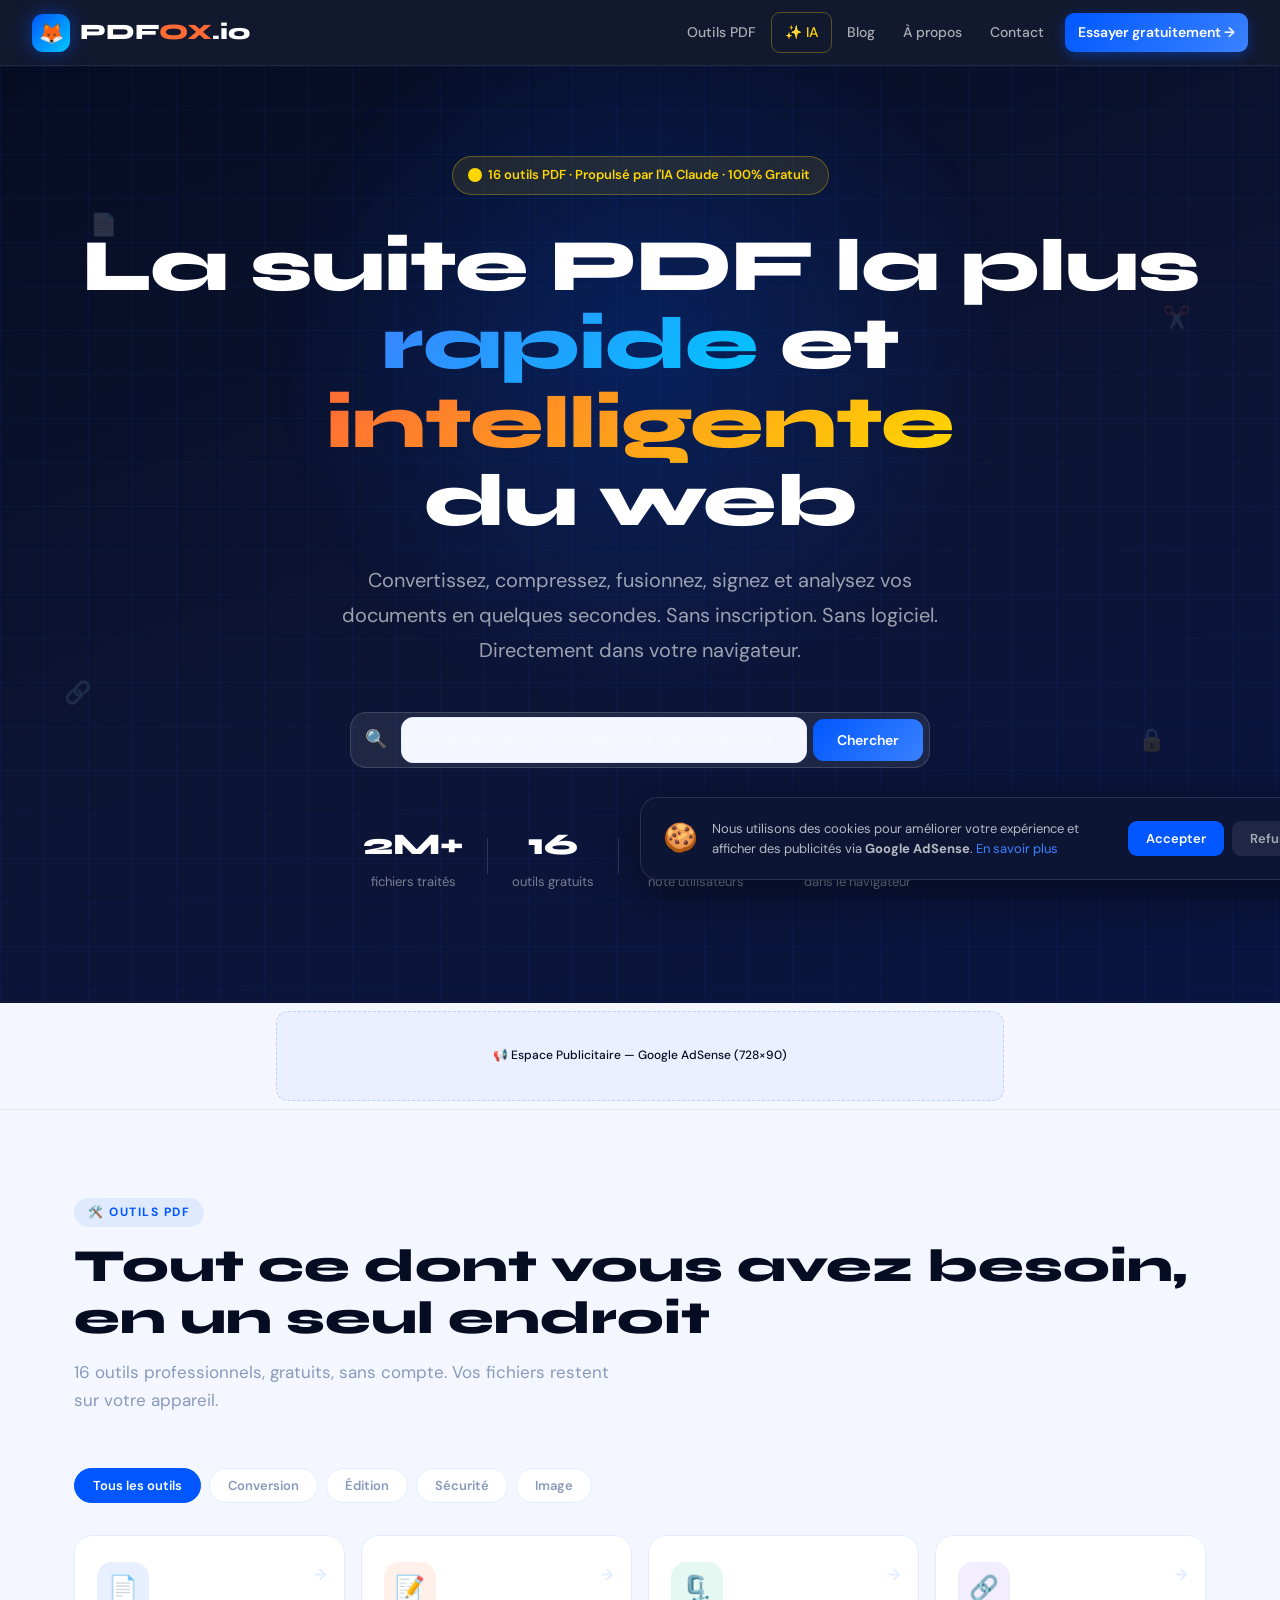
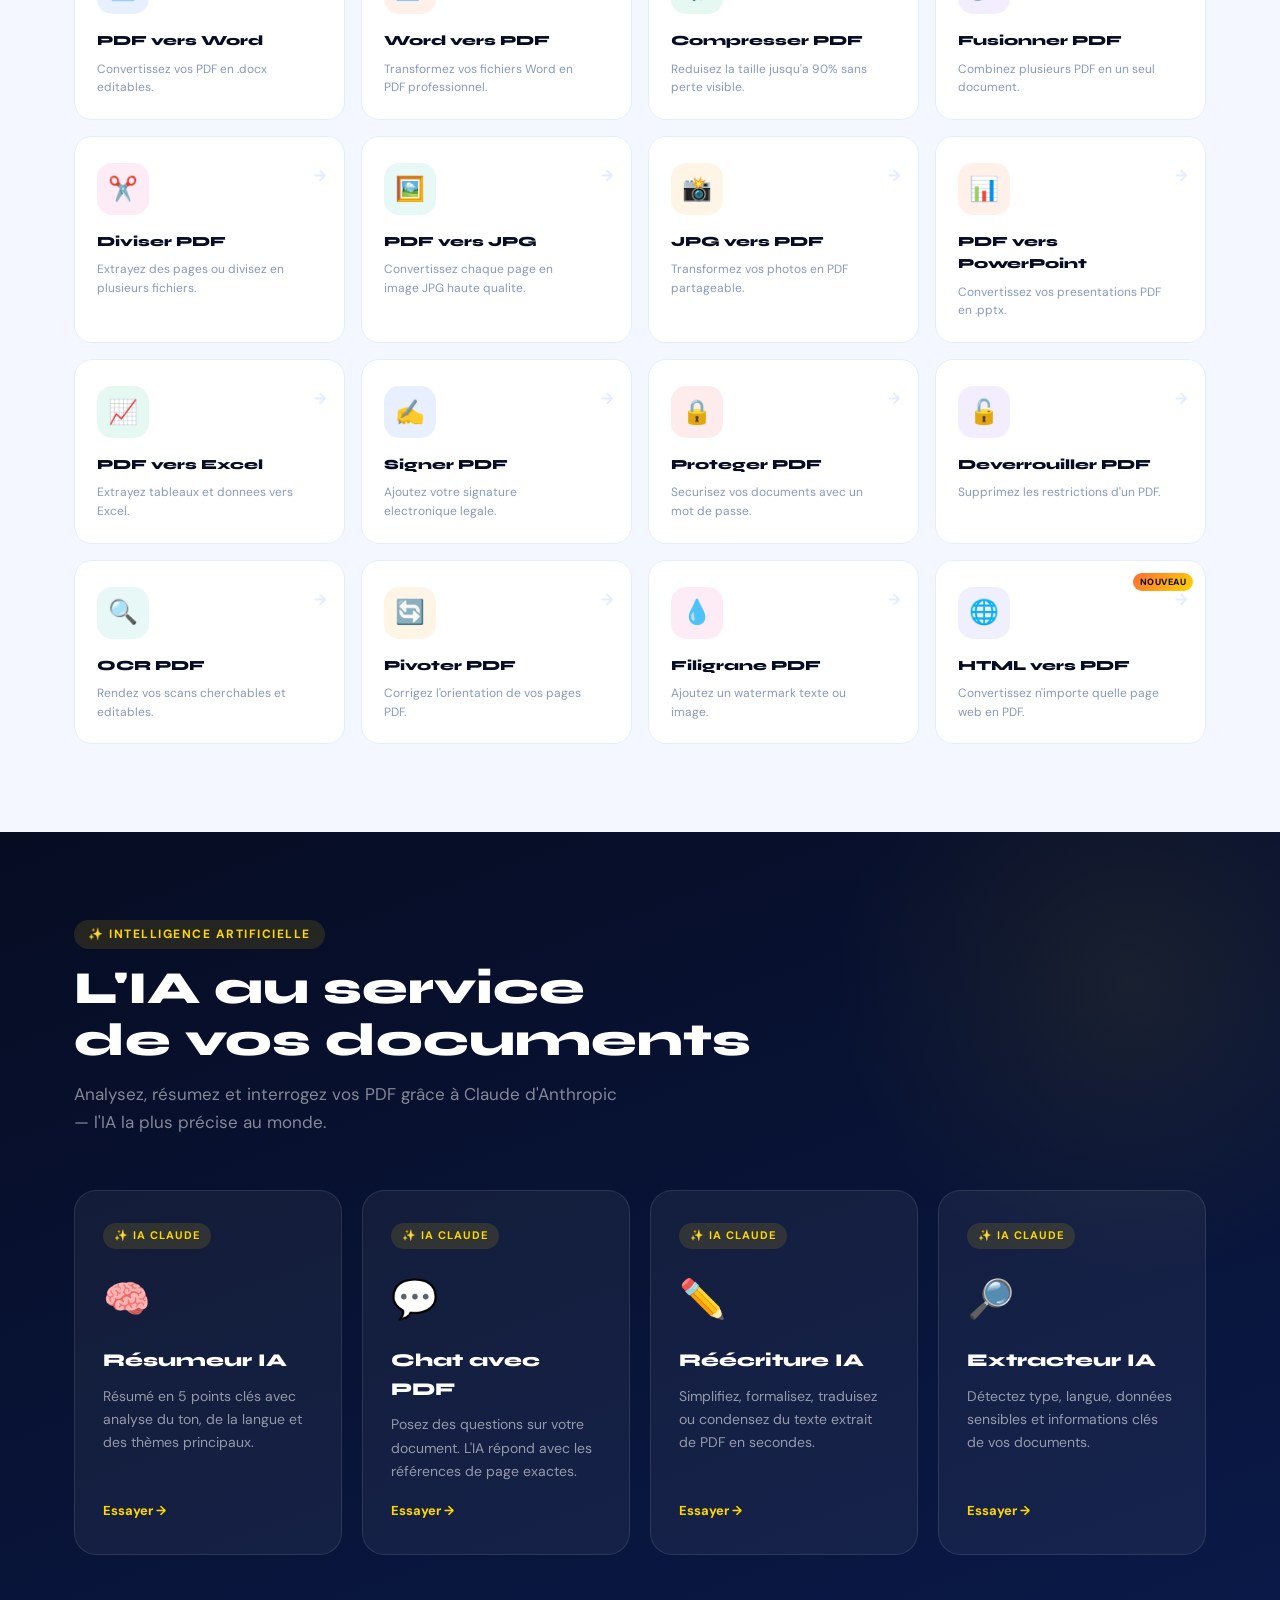
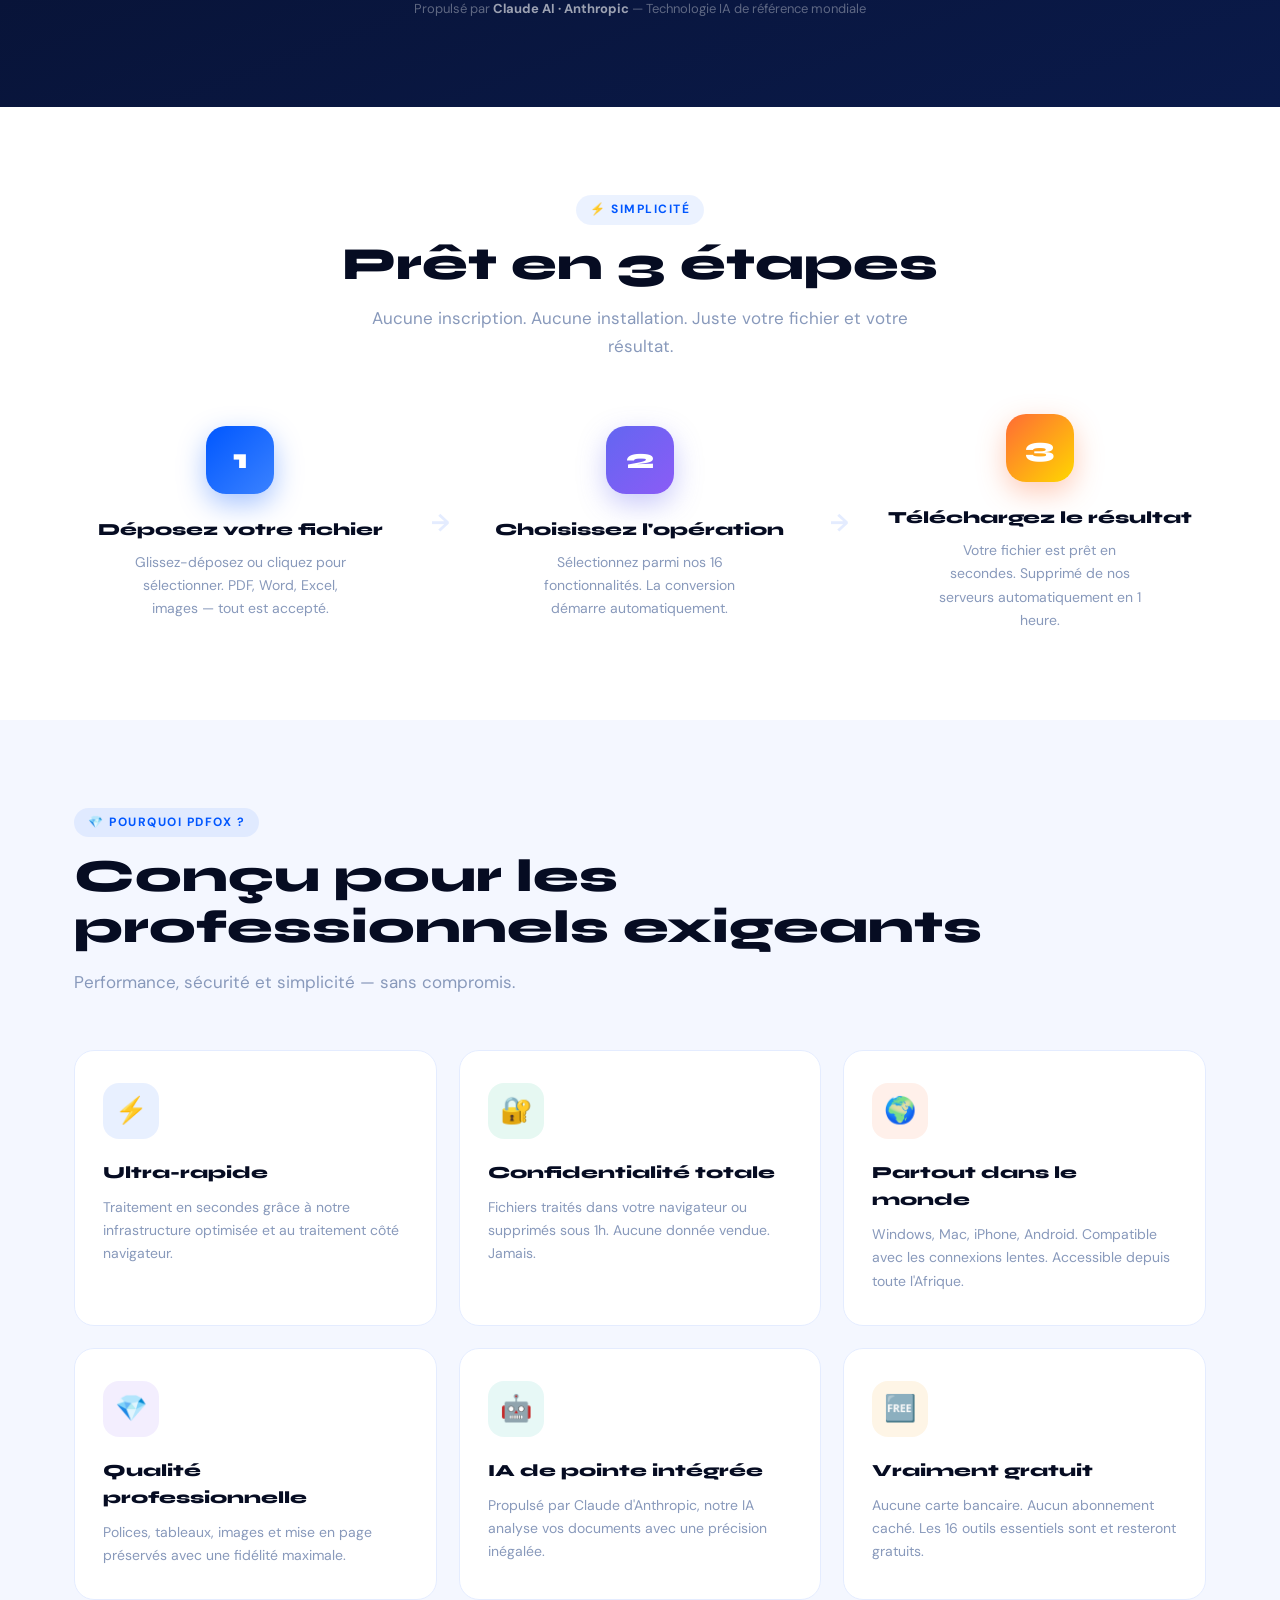
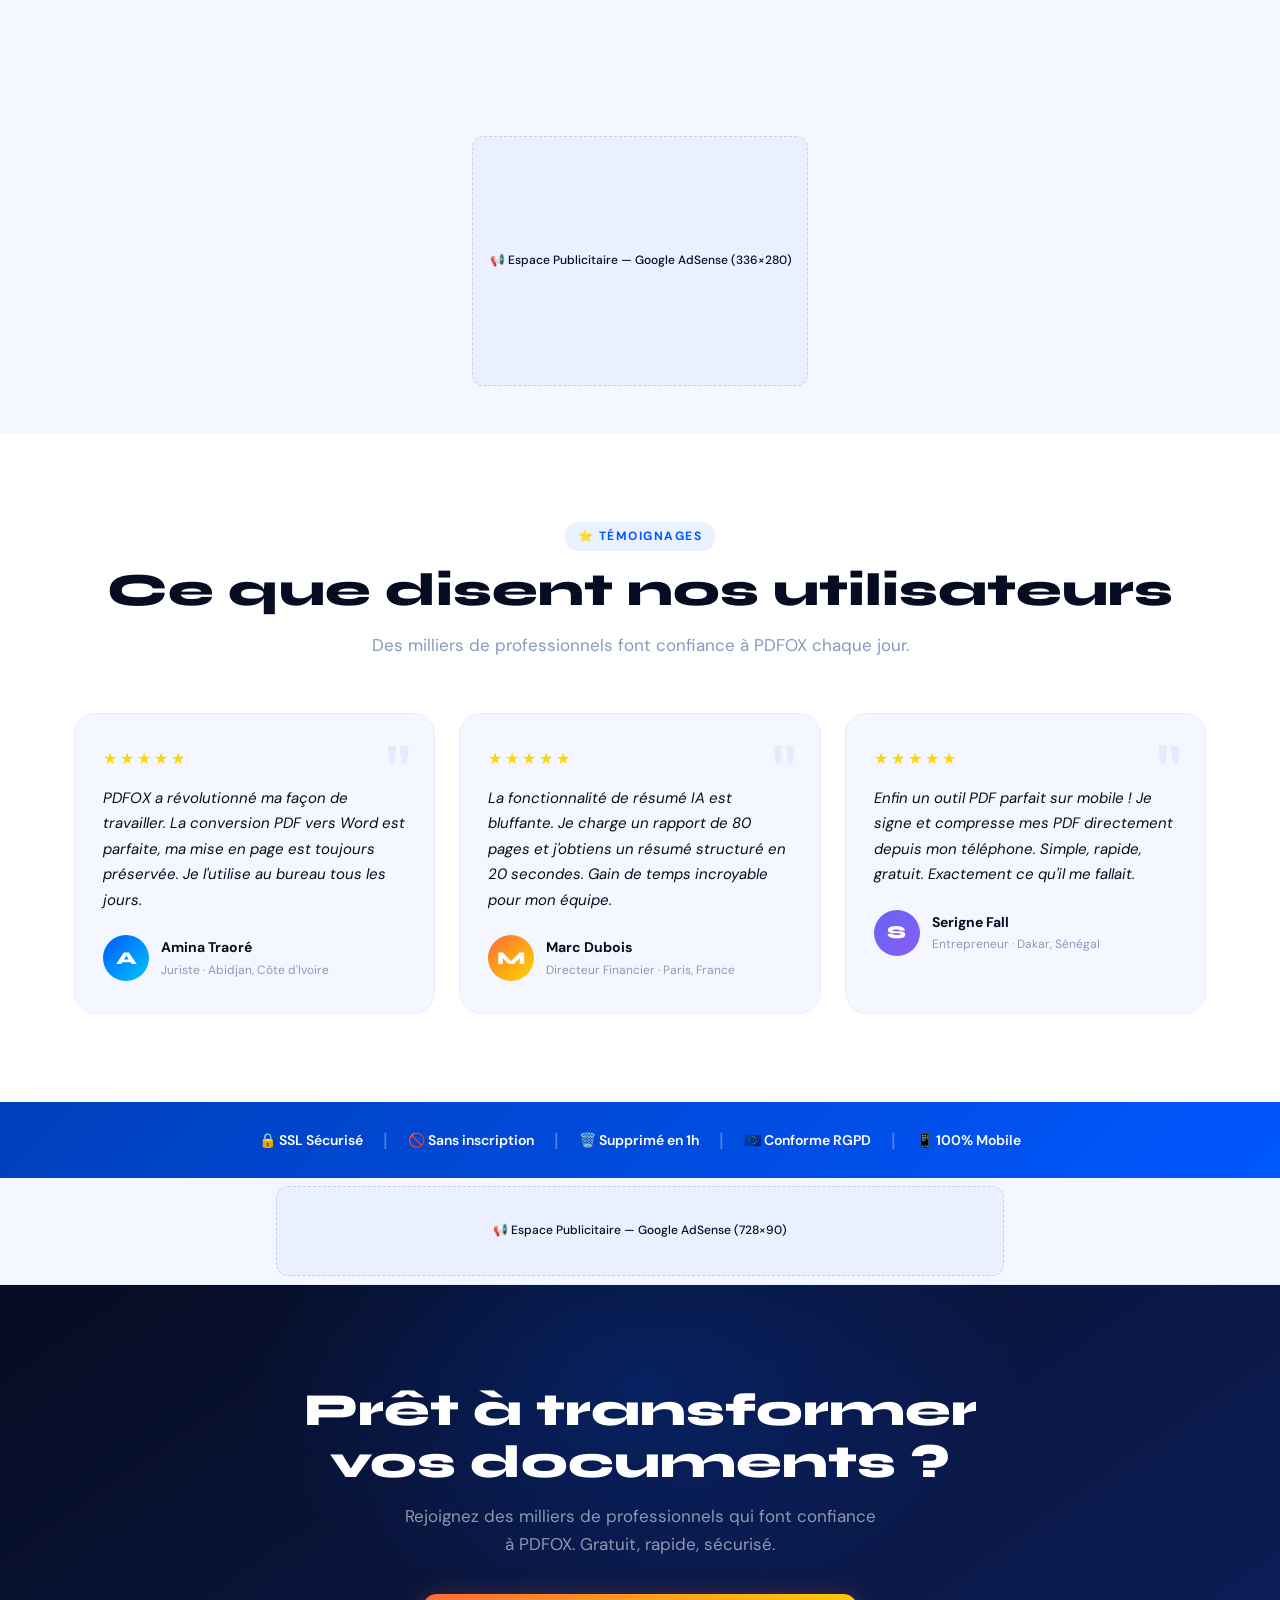
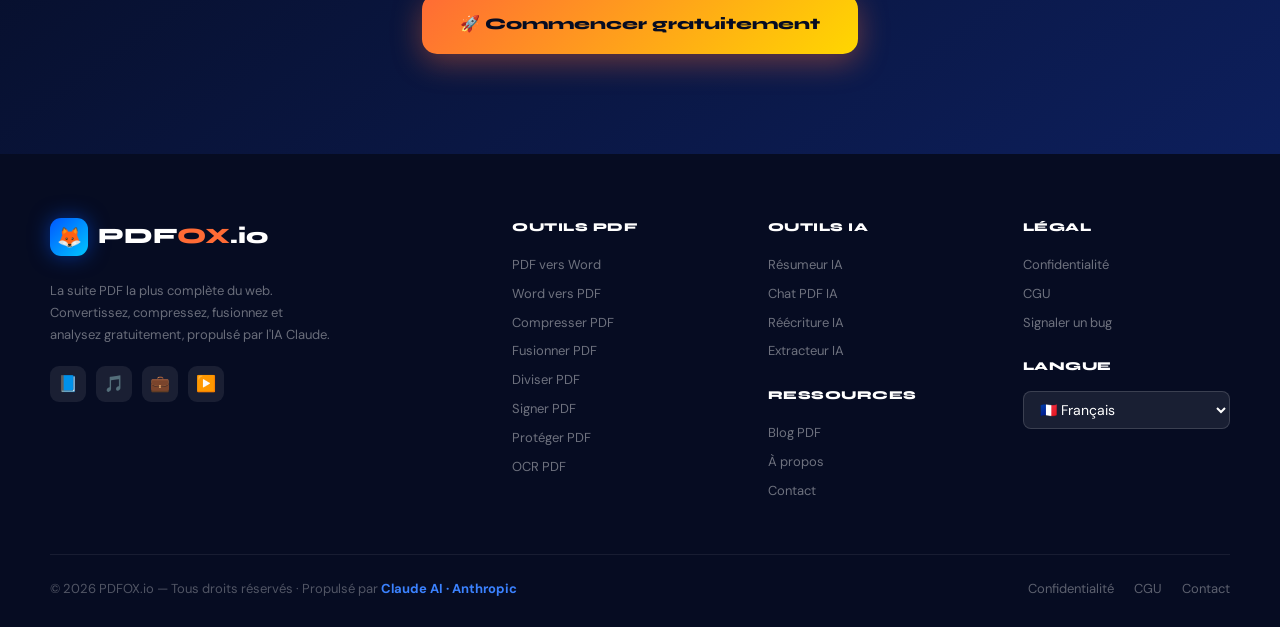
<file: index.html>
<!DOCTYPE html>
<html lang="fr">
<head>
  <meta charset="UTF-8"/>
  <meta name="viewport" content="width=device-width, initial-scale=1.0"/>
  <title>PDFOX.io — Convertir, Compresser et Modifier vos PDF Gratuitement</title>
  <meta name="description" content="PDFOX.io : Convertissez PDF en Word, compressez, fusionnez, signez vos documents en ligne. Gratuit, rapide, sans inscription. Propulsé par l'IA Claude."/>
  <meta name="keywords" content="convertir PDF, compresser PDF, fusionner PDF, PDF en Word, Word en PDF, outils PDF gratuits, PDF en ligne"/>
  <meta property="og:title" content="PDFOX.io — Outils PDF Gratuits & IA"/>
  <meta property="og:description" content="La référence mondiale des outils PDF. Conversion, compression, fusion, signature et IA."/>
  <meta property="og:type" content="website"/>
  <meta property="og:url" content="https://pdfox.io"/>
  <link rel="preconnect" href="https://fonts.googleapis.com"/>
  <link href="https://fonts.googleapis.com/css2?family=Syne:wght@700;800;900&family=DM+Sans:wght@300;400;500;600&display=swap" rel="stylesheet"/>
  <link rel="stylesheet" href="css/style.css"/>
  <!-- ===== GOOGLE ADSENSE — remplacez ca-pub-XXXXXXXXXXXXXXXX par votre ID éditeur AdSense ===== -->
  <script async src="https://pagead2.googlesyndication.com/pagead/js/adsbygoogle.js?client=ca-pub-XXXXXXXXXXXXXXXX" crossorigin="anonymous"></script>
  <!-- Google tag (gtag.js) -->
  <script async src="https://www.googletagmanager.com/gtag/js?id=G-3P1MEN06PV"></script>
  <script>
    window.dataLayer = window.dataLayer || [];
    function gtag(){dataLayer.push(arguments);}
    gtag('js', new Date());
    gtag('config', 'G-3P1MEN06PV');
  </script>
</head>
<body>

<!-- ═══ NAVBAR ═══ -->
<nav id="navbar">
  <a class="nav-logo" href="index.html">
    <div class="logo-icon">🦊</div>
    <span class="logo-text">PDF<span class="logo-accent">OX</span>.io</span>
  </a>
  <ul class="nav-links" id="navLinks">
    <li><a href="#tools">Outils PDF</a></li>
    <li><a href="#ai" class="ai-link">✨ IA</a></li>
    <li><a href="pages/blog.html">Blog</a></li>
    <li><a href="pages/about.html">À propos</a></li>
    <li><a href="pages/contact.html">Contact</a></li>
    <li><a href="#tools" class="nav-cta">Essayer gratuitement →</a></li>
  </ul>
  <button class="hamburger" id="hamburger" onclick="toggleMenu()" aria-label="Menu">
    <span></span><span></span><span></span>
  </button>
</nav>

<!-- ═══ HERO ═══ -->
<section class="hero" id="home">
  <div class="hero-grid"></div>
  <div class="hero-glow"></div>
  <div class="hero-particles">
    <span class="particle" style="top:15%;left:7%;animation-delay:0s">📄</span>
    <span class="particle" style="top:65%;left:5%;animation-delay:1.2s">🔗</span>
    <span class="particle" style="top:25%;right:7%;animation-delay:2s">✂️</span>
    <span class="particle" style="top:70%;right:9%;animation-delay:.6s">🔒</span>
  </div>
  <div class="container hero-content">
    <div class="hero-badge fade-up">
      <span class="pulse-dot"></span>
      16 outils PDF · Propulsé par l'IA Claude · 100% Gratuit
    </div>
    <h1 class="fade-up delay-1">
      La suite PDF la plus<br>
      <span class="gradient-blue">rapide</span> et <span class="gradient-orange">intelligente</span><br>
      du web
    </h1>
    <p class="hero-sub fade-up delay-2">
      Convertissez, compressez, fusionnez, signez et analysez vos documents en quelques secondes.
      Sans inscription. Sans logiciel. Directement dans votre navigateur.
    </p>
    <div class="search-bar fade-up delay-3">
      <span class="search-ico">🔍</span>
      <input type="text" id="searchInput" placeholder="Rechercher un outil… ex: compresser PDF, PDF en Word"/>
      <button onclick="searchTool()">Chercher</button>
    </div>
    <div class="hero-stats fade-up delay-4">
      <div class="stat"><span class="stat-num">2M+</span><span class="stat-lbl">fichiers traités</span></div>
      <div class="stat-sep"></div>
      <div class="stat"><span class="stat-num">16</span><span class="stat-lbl">outils gratuits</span></div>
      <div class="stat-sep"></div>
      <div class="stat"><span class="stat-num">4.9★</span><span class="stat-lbl">note utilisateurs</span></div>
      <div class="stat-sep"></div>
      <div class="stat"><span class="stat-num">100%</span><span class="stat-lbl">dans le navigateur</span></div>
    </div>
  </div>
</section>

<!-- ═══ ADSENSE 1 ═══ -->
<div class="ad-bar">
  <div class="container">
    <div class="ad-slot ad-728">
      <!-- AdSense · hero-leaderboard-728x90 — remplacez data-ad-slot par l'ID réel de ce bloc -->
      <ins class="adsbygoogle" style="display:block;width:100%"
           data-ad-client="ca-pub-XXXXXXXXXXXXXXXX" data-ad-slot="1000000001"
           data-ad-format="auto" data-full-width-responsive="true"></ins>
      <script>(adsbygoogle = window.adsbygoogle || []).push({});</script>
      <span class="ad-fallback">📢 Espace Publicitaire — Google AdSense (728×90)</span>
    </div>
  </div>
</div>

<!-- ═══ OUTILS ═══ -->
<section id="tools" class="tools-sec">
  <div class="container">
    <div class="sec-header fade-up">
      <span class="sec-tag">🛠️ Outils PDF</span>
      <h2>Tout ce dont vous avez besoin,<br>en un seul endroit</h2>
      <p class="sec-sub">16 outils professionnels, gratuits, sans compte. Vos fichiers restent sur votre appareil.</p>
    </div>
    <div class="tool-filters fade-up">
      <button class="f-btn active" onclick="filterTools('all',this)">Tous les outils</button>
      <button class="f-btn" onclick="filterTools('conversion',this)">Conversion</button>
      <button class="f-btn" onclick="filterTools('edition',this)">Édition</button>
      <button class="f-btn" onclick="filterTools('securite',this)">Sécurité</button>
      <button class="f-btn" onclick="filterTools('image',this)">Image</button>
    </div>
    <div class="tools-grid" id="toolsGrid"></div>
  </div>
</section>

<!-- ═══ IA ═══ -->
<section id="ai" class="ai-sec">
  <div class="ai-bg-glow"></div>
  <div class="container ai-inner">
    <div class="sec-header fade-up">
      <span class="sec-tag ai-sec-tag">✨ Intelligence Artificielle</span>
      <h2 style="color:#fff">L'IA au service<br>de vos documents</h2>
      <p class="sec-sub" style="color:rgba(255,255,255,.5)">Analysez, résumez et interrogez vos PDF grâce à Claude d'Anthropic — l'IA la plus précise au monde.</p>
    </div>
    <div class="ai-grid">
      <a class="ai-card fade-up delay-1" href="pages/ai-summarizer.html">
        <div class="ai-badge-tag">✨ IA Claude</div>
        <span class="ai-ico">🧠</span>
        <h3>Résumeur IA</h3>
        <p>Résumé en 5 points clés avec analyse du ton, de la langue et des thèmes principaux.</p>
        <span class="ai-cta">Essayer →</span>
      </a>
      <a class="ai-card fade-up delay-2" href="pages/ai-chat.html">
        <div class="ai-badge-tag">✨ IA Claude</div>
        <span class="ai-ico">💬</span>
        <h3>Chat avec PDF</h3>
        <p>Posez des questions sur votre document. L'IA répond avec les références de page exactes.</p>
        <span class="ai-cta">Essayer →</span>
      </a>
      <a class="ai-card fade-up delay-3" href="pages/ai-rewrite.html">
        <div class="ai-badge-tag">✨ IA Claude</div>
        <span class="ai-ico">✏️</span>
        <h3>Réécriture IA</h3>
        <p>Simplifiez, formalisez, traduisez ou condensez du texte extrait de PDF en secondes.</p>
        <span class="ai-cta">Essayer →</span>
      </a>
      <a class="ai-card fade-up delay-4" href="pages/ai-metadata.html">
        <div class="ai-badge-tag">✨ IA Claude</div>
        <span class="ai-ico">🔎</span>
        <h3>Extracteur IA</h3>
        <p>Détectez type, langue, données sensibles et informations clés de vos documents.</p>
        <span class="ai-cta">Essayer →</span>
      </a>
    </div>
    <p class="powered-by">Propulsé par <strong>Claude AI · Anthropic</strong> — Technologie IA de référence mondiale</p>
  </div>
</section>

<!-- ═══ COMMENT ÇA MARCHE ═══ -->
<section class="how-sec">
  <div class="container">
    <div class="sec-header fade-up" style="text-align:center">
      <span class="sec-tag">⚡ Simplicité</span>
      <h2>Prêt en 3 étapes</h2>
      <p class="sec-sub" style="margin:0 auto">Aucune inscription. Aucune installation. Juste votre fichier et votre résultat.</p>
    </div>
    <div class="steps-row">
      <div class="step fade-up delay-1">
        <div class="step-num" style="background:linear-gradient(135deg,#0057FF,#3B82FF);box-shadow:0 10px 28px rgba(0,87,255,.35)">1</div>
        <h3>Déposez votre fichier</h3>
        <p>Glissez-déposez ou cliquez pour sélectionner. PDF, Word, Excel, images — tout est accepté.</p>
      </div>
      <div class="step-arrow">→</div>
      <div class="step fade-up delay-2">
        <div class="step-num" style="background:linear-gradient(135deg,#6366f1,#8b5cf6);box-shadow:0 10px 28px rgba(99,102,241,.35)">2</div>
        <h3>Choisissez l'opération</h3>
        <p>Sélectionnez parmi nos 16 fonctionnalités. La conversion démarre automatiquement.</p>
      </div>
      <div class="step-arrow">→</div>
      <div class="step fade-up delay-3">
        <div class="step-num" style="background:linear-gradient(135deg,#FF6B35,#FFD700);box-shadow:0 10px 28px rgba(255,107,53,.35)">3</div>
        <h3>Téléchargez le résultat</h3>
        <p>Votre fichier est prêt en secondes. Supprimé de nos serveurs automatiquement en 1 heure.</p>
      </div>
    </div>
  </div>
</section>

<!-- ═══ POURQUOI PDFOX ═══ -->
<section class="why-sec">
  <div class="container">
    <div class="sec-header fade-up">
      <span class="sec-tag">💎 Pourquoi PDFOX ?</span>
      <h2>Conçu pour les<br>professionnels exigeants</h2>
      <p class="sec-sub">Performance, sécurité et simplicité — sans compromis.</p>
    </div>
    <div class="feat-grid">
      <div class="feat-card fade-up delay-1">
        <div class="feat-ico" style="background:rgba(0,87,255,.09)">⚡</div>
        <h3>Ultra-rapide</h3>
        <p>Traitement en secondes grâce à notre infrastructure optimisée et au traitement côté navigateur.</p>
      </div>
      <div class="feat-card fade-up delay-2">
        <div class="feat-ico" style="background:rgba(16,185,129,.1)">🔐</div>
        <h3>Confidentialité totale</h3>
        <p>Fichiers traités dans votre navigateur ou supprimés sous 1h. Aucune donnée vendue. Jamais.</p>
      </div>
      <div class="feat-card fade-up delay-3">
        <div class="feat-ico" style="background:rgba(255,107,53,.1)">🌍</div>
        <h3>Partout dans le monde</h3>
        <p>Windows, Mac, iPhone, Android. Compatible avec les connexions lentes. Accessible depuis toute l'Afrique.</p>
      </div>
      <div class="feat-card fade-up delay-4">
        <div class="feat-ico" style="background:rgba(139,92,246,.1)">💎</div>
        <h3>Qualité professionnelle</h3>
        <p>Polices, tableaux, images et mise en page préservés avec une fidélité maximale.</p>
      </div>
      <div class="feat-card fade-up delay-1">
        <div class="feat-ico" style="background:rgba(20,184,166,.1)">🤖</div>
        <h3>IA de pointe intégrée</h3>
        <p>Propulsé par Claude d'Anthropic, notre IA analyse vos documents avec une précision inégalée.</p>
      </div>
      <div class="feat-card fade-up delay-2">
        <div class="feat-ico" style="background:rgba(245,158,11,.1)">🆓</div>
        <h3>Vraiment gratuit</h3>
        <p>Aucune carte bancaire. Aucun abonnement caché. Les 16 outils essentiels sont et resteront gratuits.</p>
      </div>
    </div>
  </div>
</section>

<!-- ═══ ADSENSE 2 ═══ -->
<div class="ad-wrap">
  <div class="ad-slot ad-336">
    <!-- AdSense · middle-rectangle-336x280 — remplacez data-ad-slot par l'ID réel de ce bloc -->
    <ins class="adsbygoogle" style="display:block;width:100%"
         data-ad-client="ca-pub-XXXXXXXXXXXXXXXX" data-ad-slot="1000000002"
         data-ad-format="auto" data-full-width-responsive="true"></ins>
    <script>(adsbygoogle = window.adsbygoogle || []).push({});</script>
    <span class="ad-fallback">📢 Espace Publicitaire — Google AdSense (336×280)</span>
  </div>
</div>

<!-- ═══ TÉMOIGNAGES ═══ -->
<section class="testi-sec">
  <div class="container">
    <div class="sec-header fade-up" style="text-align:center">
      <span class="sec-tag">⭐ Témoignages</span>
      <h2>Ce que disent nos utilisateurs</h2>
      <p class="sec-sub" style="margin:0 auto">Des milliers de professionnels font confiance à PDFOX chaque jour.</p>
    </div>
    <div class="testi-grid">
      <div class="testi-card fade-up delay-1">
        <div class="testi-quote">"</div>
        <div class="stars">★★★★★</div>
        <p class="testi-txt">PDFOX a révolutionné ma façon de travailler. La conversion PDF vers Word est parfaite, ma mise en page est toujours préservée. Je l'utilise au bureau tous les jours.</p>
        <div class="testi-author">
          <div class="testi-av" style="background:linear-gradient(135deg,#0057FF,#00C6FF)">A</div>
          <div><div class="testi-name">Amina Traoré</div><div class="testi-role">Juriste · Abidjan, Côte d'Ivoire</div></div>
        </div>
      </div>
      <div class="testi-card fade-up delay-2">
        <div class="testi-quote">"</div>
        <div class="stars">★★★★★</div>
        <p class="testi-txt">La fonctionnalité de résumé IA est bluffante. Je charge un rapport de 80 pages et j'obtiens un résumé structuré en 20 secondes. Gain de temps incroyable pour mon équipe.</p>
        <div class="testi-author">
          <div class="testi-av" style="background:linear-gradient(135deg,#FF6B35,#FFD700)">M</div>
          <div><div class="testi-name">Marc Dubois</div><div class="testi-role">Directeur Financier · Paris, France</div></div>
        </div>
      </div>
      <div class="testi-card fade-up delay-3">
        <div class="testi-quote">"</div>
        <div class="stars">★★★★★</div>
        <p class="testi-txt">Enfin un outil PDF parfait sur mobile ! Je signe et compresse mes PDF directement depuis mon téléphone. Simple, rapide, gratuit. Exactement ce qu'il me fallait.</p>
        <div class="testi-author">
          <div class="testi-av" style="background:linear-gradient(135deg,#6366f1,#8b5cf6)">S</div>
          <div><div class="testi-name">Serigne Fall</div><div class="testi-role">Entrepreneur · Dakar, Sénégal</div></div>
        </div>
      </div>
    </div>
  </div>
</section>

<!-- ═══ TRUST BAR ═══ -->
<div class="trust-bar">
  <span class="trust-item">🔒 SSL Sécurisé</span>
  <span class="trust-sep">|</span>
  <span class="trust-item">🚫 Sans inscription</span>
  <span class="trust-sep">|</span>
  <span class="trust-item">🗑️ Supprimé en 1h</span>
  <span class="trust-sep">|</span>
  <span class="trust-item">🇪🇺 Conforme RGPD</span>
  <span class="trust-sep">|</span>
  <span class="trust-item">📱 100% Mobile</span>
</div>

<!-- ═══ ADSENSE 3 ═══ -->
<div class="ad-bar">
  <div class="container">
    <div class="ad-slot ad-728">
      <!-- AdSense · footer-leaderboard-728x90 — remplacez data-ad-slot par l'ID réel de ce bloc -->
      <ins class="adsbygoogle" style="display:block;width:100%"
           data-ad-client="ca-pub-XXXXXXXXXXXXXXXX" data-ad-slot="1000000003"
           data-ad-format="auto" data-full-width-responsive="true"></ins>
      <script>(adsbygoogle = window.adsbygoogle || []).push({});</script>
      <span class="ad-fallback">📢 Espace Publicitaire — Google AdSense (728×90)</span>
    </div>
  </div>
</div>

<!-- ═══ CTA ═══ -->
<section class="cta-sec">
  <div class="cta-glow"></div>
  <div class="container" style="position:relative;z-index:1;text-align:center">
    <h2 class="fade-up" style="color:#fff">Prêt à transformer<br>vos documents ?</h2>
    <p class="fade-up delay-1">Rejoignez des milliers de professionnels qui font confiance à PDFOX. Gratuit, rapide, sécurisé.</p>
    <a href="#tools" class="btn-primary fade-up delay-2">🚀 Commencer gratuitement</a>
  </div>
</section>

<!-- ═══ FOOTER ═══ -->
<footer>
  <div class="footer-wrap">
    <div class="footer-grid">
      <div class="footer-brand">
        <a href="index.html" class="nav-logo" style="margin-bottom:14px;display:inline-flex">
          <div class="logo-icon">🦊</div>
          <span class="logo-text">PDF<span class="logo-accent">OX</span>.io</span>
        </a>
        <p>La suite PDF la plus complète du web. Convertissez, compressez, fusionnez et analysez gratuitement, propulsé par l'IA Claude.</p>
        <div class="footer-socials">
          <a href="javascript:void(0)" title="Facebook (bientôt disponible)">📘</a>
          <a href="javascript:void(0)" title="TikTok (bientôt disponible)">🎵</a>
          <a href="javascript:void(0)" title="LinkedIn (bientôt disponible)">💼</a>
          <a href="javascript:void(0)" title="YouTube (bientôt disponible)">▶️</a>
        </div>
      </div>
      <div class="footer-col">
        <h4>Outils PDF</h4>
        <a href="pages/tool.html?tool=pdf-to-word">PDF vers Word</a>
        <a href="pages/tool.html?tool=word-to-pdf">Word vers PDF</a>
        <a href="pages/tool.html?tool=compress">Compresser PDF</a>
        <a href="pages/tool.html?tool=merge">Fusionner PDF</a>
        <a href="pages/tool.html?tool=split">Diviser PDF</a>
        <a href="pages/tool.html?tool=sign">Signer PDF</a>
        <a href="pages/tool.html?tool=protect">Protéger PDF</a>
        <a href="pages/tool.html?tool=ocr">OCR PDF</a>
      </div>
      <div class="footer-col">
        <h4>Outils IA</h4>
        <a href="pages/ai-summarizer.html">Résumeur IA</a>
        <a href="pages/ai-chat.html">Chat PDF IA</a>
        <a href="pages/ai-rewrite.html">Réécriture IA</a>
        <a href="pages/ai-metadata.html">Extracteur IA</a>
        <h4 style="margin-top:20px">Ressources</h4>
        <a href="pages/blog.html">Blog PDF</a>
        <a href="pages/about.html">À propos</a>
        <a href="pages/contact.html">Contact</a>
      </div>
      <div class="footer-col">
        <h4>Légal</h4>
        <a href="pages/privacy.html">Confidentialité</a>
        <a href="pages/terms.html">CGU</a>
        <a href="pages/contact.html">Signaler un bug</a>
        <h4 style="margin-top:20px">Langue</h4>
        <select class="lang-sel" onchange="if(this.value==='en')alert('English version coming soon!')">
          <option value="fr">🇫🇷 Français</option>
          <option value="en">🇬🇧 English</option>
        </select>
      </div>
    </div>
    <div class="footer-bottom">
      <span>© 2026 PDFOX.io — Tous droits réservés · Propulsé par <strong style="color:#3B82FF">Claude AI · Anthropic</strong></span>
      <div class="footer-links">
        <a href="pages/privacy.html">Confidentialité</a>
        <a href="pages/terms.html">CGU</a>
        <a href="pages/contact.html">Contact</a>
      </div>
    </div>
  </div>
</footer>

<!-- ═══ COOKIE ═══ -->
<div class="cookie" id="cookieBanner">
  <span class="cookie-ico">🍪</span>
  <p>Nous utilisons des cookies pour améliorer votre expérience et afficher des publicités via <strong>Google AdSense</strong>. <a href="pages/privacy.html">En savoir plus</a></p>
  <div class="cookie-btns">
    <button onclick="acceptCookie()">Accepter</button>
    <button class="cookie-ref" onclick="declineCookie()">Refuser</button>
  </div>
</div>

<script src="js/tools.js"></script>
<script src="js/main.js"></script>
</body>
</html>
</file>
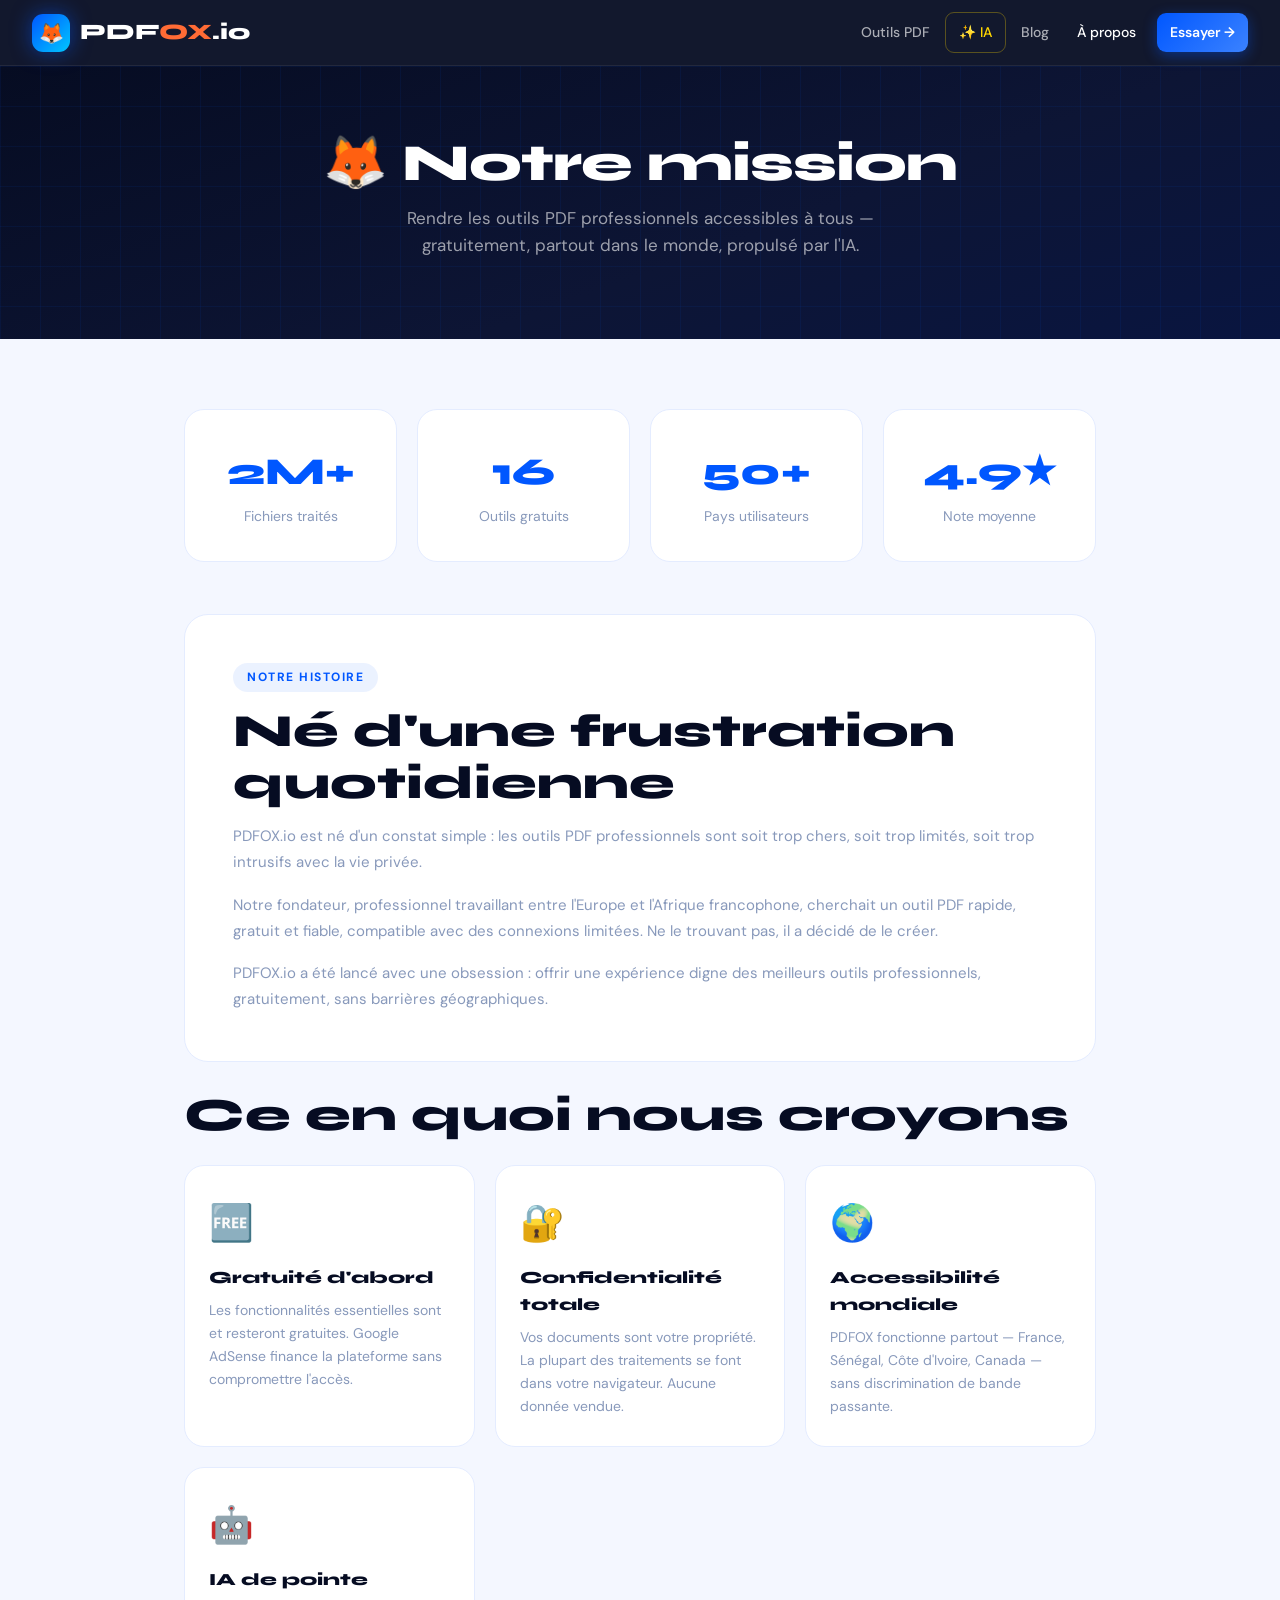
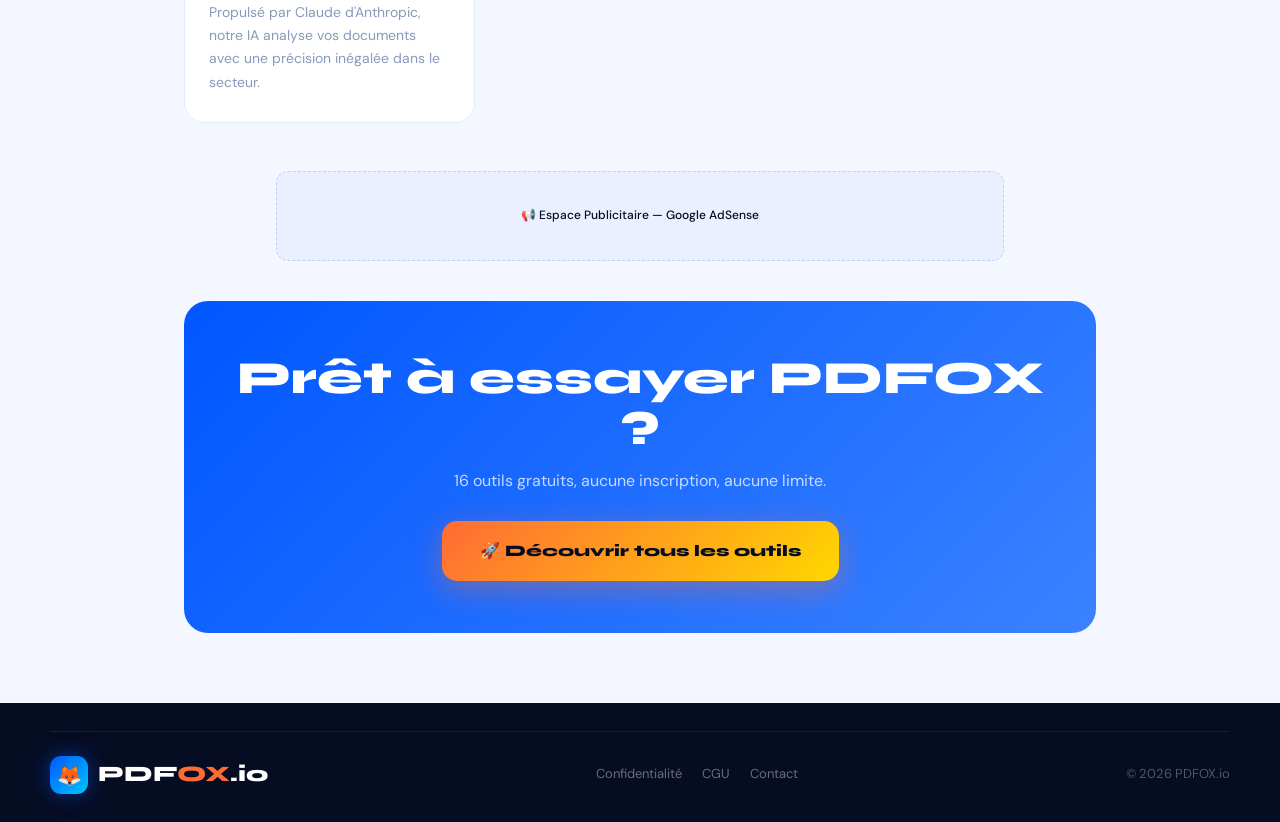
<file: pages/about.html>
<!DOCTYPE html>
<html lang="fr">
<head>
  <meta charset="UTF-8"/><meta name="viewport" content="width=device-width,initial-scale=1.0"/>
  <title>À propos de PDFOX.io — Outils PDF Gratuits Propulsés par l'IA</title>
  <meta name="description" content="PDFOX.io rend les outils PDF professionnels et l'intelligence artificielle accessibles à tous, gratuitement, sans inscription et partout dans le monde."/>
  <link rel="preconnect" href="https://fonts.googleapis.com"/>
  <link href="https://fonts.googleapis.com/css2?family=Syne:wght@700;800;900&family=DM+Sans:wght@300;400;500;600&display=swap" rel="stylesheet"/>
  <link rel="stylesheet" href="../css/style.css"/>
  <!-- ===== GOOGLE ADSENSE — remplacez ca-pub-XXXXXXXXXXXXXXXX par votre ID éditeur AdSense ===== -->
  <script async src="https://pagead2.googlesyndication.com/pagead/js/adsbygoogle.js?client=ca-pub-XXXXXXXXXXXXXXXX" crossorigin="anonymous"></script>
  <!-- Google tag (gtag.js) -->
  <script async src="https://www.googletagmanager.com/gtag/js?id=G-3P1MEN06PV"></script>
  <script>
    window.dataLayer = window.dataLayer || [];
    function gtag(){dataLayer.push(arguments);}
    gtag('js', new Date());
    gtag('config', 'G-3P1MEN06PV');
  </script>
</head>
<body>
<nav id="navbar">
  <a class="nav-logo" href="../index.html"><div class="logo-icon">🦊</div><span class="logo-text">PDF<span class="logo-accent">OX</span>.io</span></a>
  <ul class="nav-links" id="navLinks">
    <li><a href="../index.html#tools">Outils PDF</a></li>
    <li><a href="../index.html#ai" class="ai-link">✨ IA</a></li>
    <li><a href="blog.html">Blog</a></li>
    <li><a href="about.html" style="color:#fff">À propos</a></li>
    <li><a href="../index.html#tools" class="nav-cta">Essayer →</a></li>
  </ul>
  <button class="hamburger" id="hamburger" onclick="toggleMenu()"><span></span><span></span><span></span></button>
</nav>

<div class="p-hero">
  <h1 class="fade-up">🦊 Notre mission</h1>
  <p class="fade-up delay-1">Rendre les outils PDF professionnels accessibles à tous — gratuitement, partout dans le monde, propulsé par l'IA.</p>
</div>

<section style="background:var(--off);padding:70px 24px">
  <div class="container" style="max-width:960px">

    <!-- Stats -->
    <div style="display:grid;grid-template-columns:repeat(auto-fill,minmax(200px,1fr));gap:20px;margin-bottom:52px">
      <div style="background:#fff;border-radius:20px;padding:32px 24px;text-align:center;border:1.5px solid var(--border)">
        <span style="font-family:'Syne',sans-serif;font-size:38px;font-weight:900;color:var(--blue);display:block">2M+</span>
        <span style="font-size:14px;color:var(--gray)">Fichiers traités</span>
      </div>
      <div style="background:#fff;border-radius:20px;padding:32px 24px;text-align:center;border:1.5px solid var(--border)">
        <span style="font-family:'Syne',sans-serif;font-size:38px;font-weight:900;color:var(--blue);display:block">16</span>
        <span style="font-size:14px;color:var(--gray)">Outils gratuits</span>
      </div>
      <div style="background:#fff;border-radius:20px;padding:32px 24px;text-align:center;border:1.5px solid var(--border)">
        <span style="font-family:'Syne',sans-serif;font-size:38px;font-weight:900;color:var(--blue);display:block">50+</span>
        <span style="font-size:14px;color:var(--gray)">Pays utilisateurs</span>
      </div>
      <div style="background:#fff;border-radius:20px;padding:32px 24px;text-align:center;border:1.5px solid var(--border)">
        <span style="font-family:'Syne',sans-serif;font-size:38px;font-weight:900;color:var(--blue);display:block">4.9★</span>
        <span style="font-size:14px;color:var(--gray)">Note moyenne</span>
      </div>
    </div>

    <!-- Mission -->
    <div style="background:#fff;border-radius:24px;padding:48px;border:1.5px solid var(--border);margin-bottom:28px">
      <span class="sec-tag">Notre histoire</span>
      <h2>Né d'une frustration quotidienne</h2>
      <p style="color:var(--gray);font-size:15px;line-height:1.75;margin-bottom:16px">PDFOX.io est né d'un constat simple : les outils PDF professionnels sont soit trop chers, soit trop limités, soit trop intrusifs avec la vie privée.</p>
      <p style="color:var(--gray);font-size:15px;line-height:1.75;margin-bottom:16px">Notre fondateur, professionnel travaillant entre l'Europe et l'Afrique francophone, cherchait un outil PDF rapide, gratuit et fiable, compatible avec des connexions limitées. Ne le trouvant pas, il a décidé de le créer.</p>
      <p style="color:var(--gray);font-size:15px;line-height:1.75">PDFOX.io a été lancé avec une obsession : offrir une expérience digne des meilleurs outils professionnels, gratuitement, sans barrières géographiques.</p>
    </div>

    <!-- Valeurs -->
    <h2 style="margin-bottom:24px">Ce en quoi nous croyons</h2>
    <div style="display:grid;grid-template-columns:repeat(auto-fill,minmax(260px,1fr));gap:20px;margin-bottom:48px">
      <div style="background:#fff;border-radius:20px;padding:28px 24px;border:1.5px solid var(--border)">
        <span style="font-size:36px;display:block;margin-bottom:12px">🆓</span>
        <h3 style="font-family:'Syne',sans-serif;font-size:17px;font-weight:800;margin-bottom:8px">Gratuité d'abord</h3>
        <p style="color:var(--gray);font-size:14px;line-height:1.65">Les fonctionnalités essentielles sont et resteront gratuites. Google AdSense finance la plateforme sans compromettre l'accès.</p>
      </div>
      <div style="background:#fff;border-radius:20px;padding:28px 24px;border:1.5px solid var(--border)">
        <span style="font-size:36px;display:block;margin-bottom:12px">🔐</span>
        <h3 style="font-family:'Syne',sans-serif;font-size:17px;font-weight:800;margin-bottom:8px">Confidentialité totale</h3>
        <p style="color:var(--gray);font-size:14px;line-height:1.65">Vos documents sont votre propriété. La plupart des traitements se font dans votre navigateur. Aucune donnée vendue.</p>
      </div>
      <div style="background:#fff;border-radius:20px;padding:28px 24px;border:1.5px solid var(--border)">
        <span style="font-size:36px;display:block;margin-bottom:12px">🌍</span>
        <h3 style="font-family:'Syne',sans-serif;font-size:17px;font-weight:800;margin-bottom:8px">Accessibilité mondiale</h3>
        <p style="color:var(--gray);font-size:14px;line-height:1.65">PDFOX fonctionne partout — France, Sénégal, Côte d'Ivoire, Canada — sans discrimination de bande passante.</p>
      </div>
      <div style="background:#fff;border-radius:20px;padding:28px 24px;border:1.5px solid var(--border)">
        <span style="font-size:36px;display:block;margin-bottom:12px">🤖</span>
        <h3 style="font-family:'Syne',sans-serif;font-size:17px;font-weight:800;margin-bottom:8px">IA de pointe</h3>
        <p style="color:var(--gray);font-size:14px;line-height:1.65">Propulsé par Claude d'Anthropic, notre IA analyse vos documents avec une précision inégalée dans le secteur.</p>
      </div>
    </div>

    <!-- AdSense -->
    <div class="ad-slot ad-728" style="margin:0 auto 40px">
      <!-- AdSense · about-mid — remplacez data-ad-slot par l'ID réel de ce bloc -->
      <ins class="adsbygoogle" style="display:block;width:100%"
           data-ad-client="ca-pub-XXXXXXXXXXXXXXXX" data-ad-slot="6000000001"
           data-ad-format="auto" data-full-width-responsive="true"></ins>
      <script>(adsbygoogle = window.adsbygoogle || []).push({});</script>
      <span class="ad-fallback">📢 Espace Publicitaire — Google AdSense</span>
    </div>

    <!-- CTA -->
    <div style="background:linear-gradient(135deg,var(--blue),var(--blue2));border-radius:24px;padding:52px 48px;text-align:center">
      <h2 style="color:#fff;margin-bottom:12px">Prêt à essayer PDFOX ?</h2>
      <p style="color:rgba(255,255,255,.75);font-size:16px;margin-bottom:28px">16 outils gratuits, aucune inscription, aucune limite.</p>
      <a href="../index.html#tools" class="btn-primary">🚀 Découvrir tous les outils</a>
    </div>
  </div>
</section>

<footer style="background:var(--navy);padding:28px 24px">
  <div style="max-width:1180px;margin:0 auto;display:flex;justify-content:space-between;align-items:center;flex-wrap:wrap;gap:12px;border-top:1px solid rgba(255,255,255,.07);padding-top:24px">
    <a href="../index.html" class="nav-logo"><div class="logo-icon">🦊</div><span class="logo-text">PDF<span class="logo-accent">OX</span>.io</span></a>
    <div style="display:flex;gap:20px;font-size:13px">
      <a href="privacy.html" style="color:rgba(255,255,255,.4)">Confidentialité</a>
      <a href="terms.html" style="color:rgba(255,255,255,.4)">CGU</a>
      <a href="contact.html" style="color:rgba(255,255,255,.4)">Contact</a>
    </div>
    <span style="color:rgba(255,255,255,.3);font-size:13px">© 2026 PDFOX.io</span>
  </div>
</footer>
<script src="../js/main.js"></script>
</body>
</html>
</file>
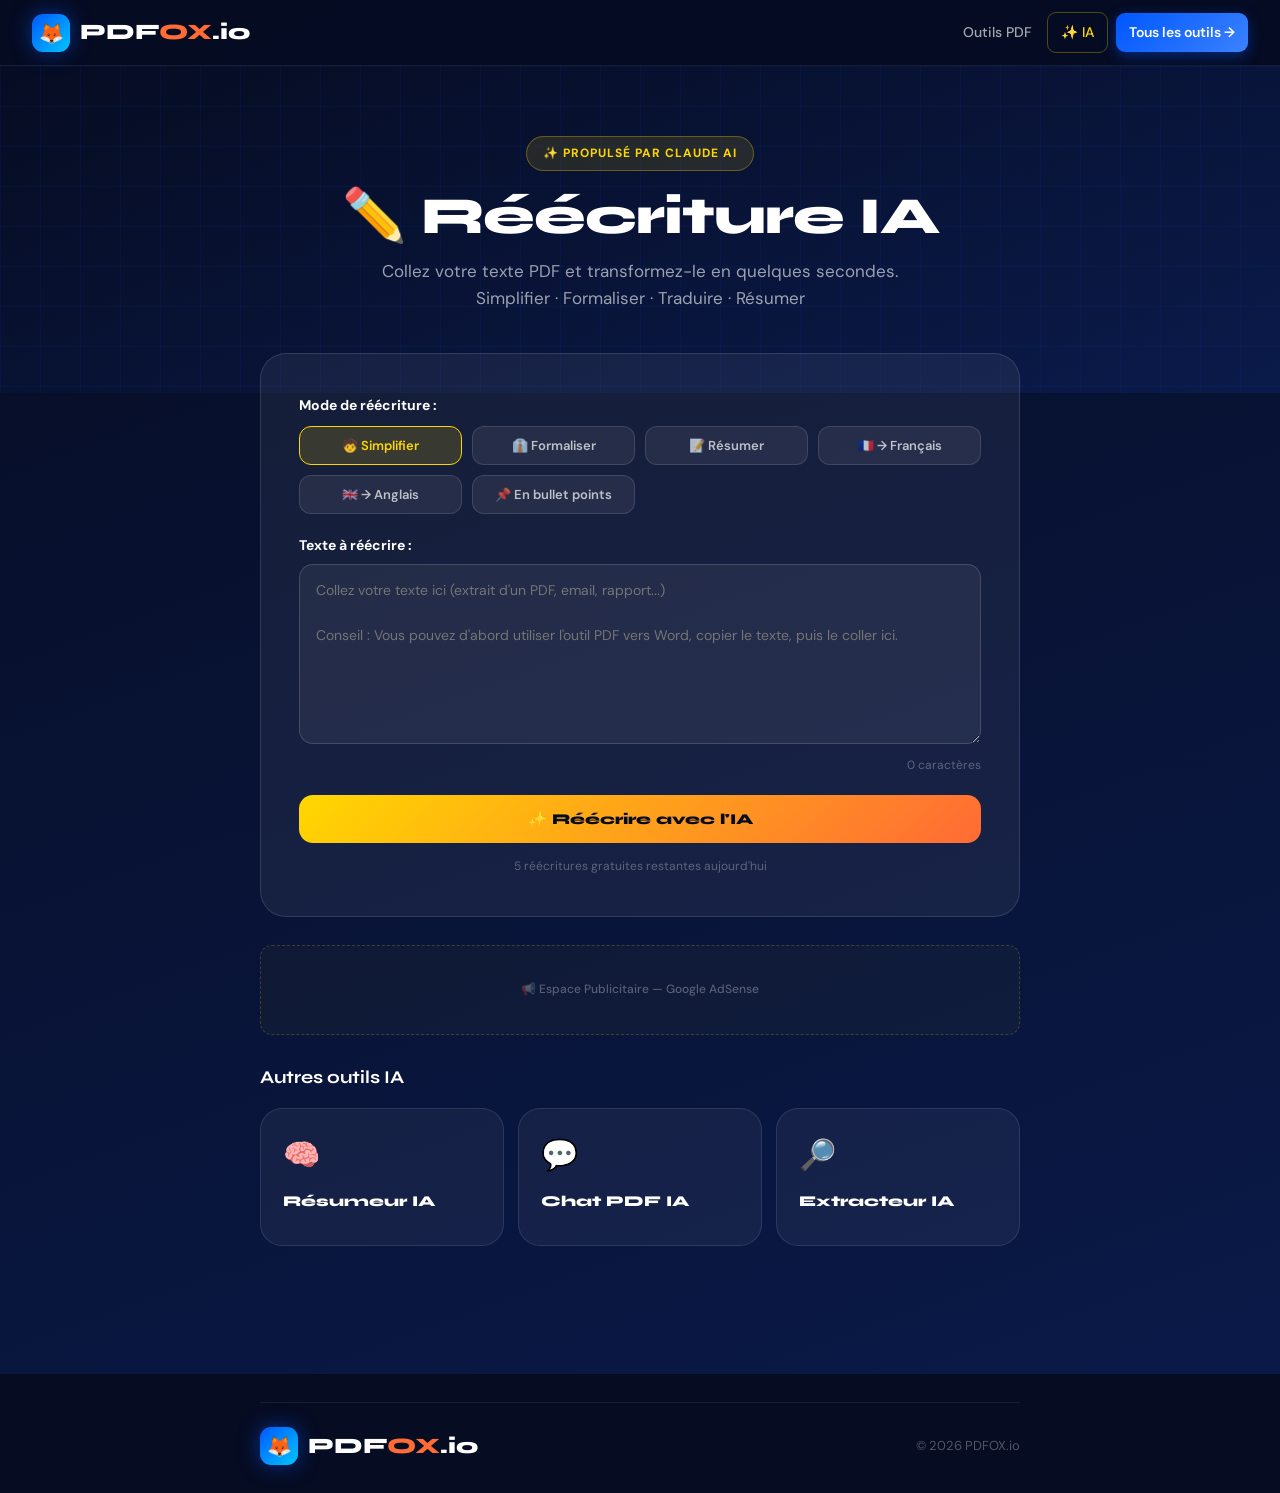
<file: pages/ai-rewrite.html>
<!DOCTYPE html>
<html lang="fr">
<head>
  <meta charset="UTF-8"/><meta name="viewport" content="width=device-width,initial-scale=1.0"/>
  <title>Réécriture IA — Simplifiez, Formalisez ou Traduisez vos Textes PDF | PDFOX.io</title>
  <meta name="description" content="Réécrivez un texte extrait de votre PDF en un clic avec l'IA : simplifier, formaliser, résumer, traduire ou transformer en bullet points. Gratuit, sans inscription."/>
  <link rel="preconnect" href="https://fonts.googleapis.com"/>
  <link href="https://fonts.googleapis.com/css2?family=Syne:wght@700;800;900&family=DM+Sans:wght@300;400;500;600&display=swap" rel="stylesheet"/>
  <link rel="stylesheet" href="../css/style.css"/>
  <!-- ===== GOOGLE ADSENSE — remplacez ca-pub-XXXXXXXXXXXXXXXX par votre ID éditeur AdSense ===== -->
  <script async src="https://pagead2.googlesyndication.com/pagead/js/adsbygoogle.js?client=ca-pub-XXXXXXXXXXXXXXXX" crossorigin="anonymous"></script>
  <!-- Google tag (gtag.js) -->
  <script async src="https://www.googletagmanager.com/gtag/js?id=G-3P1MEN06PV"></script>
  <script>
    window.dataLayer = window.dataLayer || [];
    function gtag(){dataLayer.push(arguments);}
    gtag('js', new Date());
    gtag('config', 'G-3P1MEN06PV');
  </script>
</head>
<body class="ai-page-bg">
<nav id="navbar">
  <a class="nav-logo" href="../index.html"><div class="logo-icon">🦊</div><span class="logo-text">PDF<span class="logo-accent">OX</span>.io</span></a>
  <ul class="nav-links" id="navLinks">
    <li><a href="../index.html#tools">Outils PDF</a></li>
    <li><a href="../index.html#ai" class="ai-link">✨ IA</a></li>
    <li><a href="../index.html#tools" class="nav-cta">Tous les outils →</a></li>
  </ul>
  <button class="hamburger" id="hamburger" onclick="toggleMenu()"><span></span><span></span><span></span></button>
</nav>

<div class="p-hero" style="background:linear-gradient(160deg,var(--navy) 0%,#0a1a4a 100%)">
  <div style="display:inline-flex;align-items:center;gap:8px;background:rgba(255,215,0,.12);border:1px solid rgba(255,215,0,.3);border-radius:100px;padding:7px 16px;margin-bottom:18px;font-size:12px;font-weight:700;color:var(--gold);text-transform:uppercase;letter-spacing:1px">✨ Propulsé par Claude AI</div>
  <h1>✏️ Réécriture IA</h1>
  <p>Collez votre texte PDF et transformez-le en quelques secondes.<br>Simplifier · Formaliser · Traduire · Résumer</p>
</div>

<div class="ai-page-main">
  <div class="ai-page-wrap">
    <div class="ai-main-card fade-up">

      <div class="form-group">
        <label style="color:#fff;font-size:14px;font-weight:700;margin-bottom:10px;display:block">Mode de réécriture :</label>
        <div style="display:grid;grid-template-columns:repeat(auto-fill,minmax(140px,1fr));gap:10px" id="modeGrid">
          <button class="mode-btn active" data-mode="simplify" onclick="setMode(this)">🧒 Simplifier</button>
          <button class="mode-btn" data-mode="formalize" onclick="setMode(this)">👔 Formaliser</button>
          <button class="mode-btn" data-mode="summarize" onclick="setMode(this)">📝 Résumer</button>
          <button class="mode-btn" data-mode="translate_fr" onclick="setMode(this)">🇫🇷 → Français</button>
          <button class="mode-btn" data-mode="translate_en" onclick="setMode(this)">🇬🇧 → Anglais</button>
          <button class="mode-btn" data-mode="bullets" onclick="setMode(this)">📌 En bullet points</button>
        </div>
      </div>

      <div class="form-group" style="margin-top:20px">
        <label style="color:#fff;font-size:14px;font-weight:700;margin-bottom:8px;display:block">Texte à réécrire :</label>
        <textarea id="inputText" placeholder="Collez votre texte ici (extrait d'un PDF, email, rapport...)&#10;&#10;Conseil : Vous pouvez d'abord utiliser l'outil PDF vers Word, copier le texte, puis le coller ici." style="width:100%;min-height:180px;padding:14px 16px;border:1.5px solid rgba(255,255,255,.15);border-radius:14px;background:rgba(255,255,255,.06);color:#fff;font-family:'DM Sans',sans-serif;font-size:14px;resize:vertical;outline:none;transition:.2s;line-height:1.6" onfocus="this.style.borderColor='var(--gold)'" onblur="this.style.borderColor='rgba(255,255,255,.15)'"></textarea>
        <div style="text-align:right;font-size:12px;color:rgba(255,255,255,.3);margin-top:4px"><span id="charCnt">0</span> caractères</div>
      </div>

      <button class="ai-act-btn" id="rewriteBtn" onclick="rewrite()" style="display:block">✨ Réécrire avec l'IA</button>

      <div class="ai-loader" id="loader">
        <div class="ai-dots"><span></span><span></span><span></span></div>
        <p>L'IA réécrit votre texte...</p>
      </div>

      <div class="ai-result" id="resultBox">
        <h3>✅ Texte réécrit</h3>
        <div class="r-item" id="resultText" style="white-space:pre-wrap;line-height:1.8"></div>
        <div style="display:flex;gap:10px;margin-top:16px;flex-wrap:wrap">
          <button onclick="copyResult()" style="background:var(--blue);color:#fff;border:none;padding:10px 20px;border-radius:10px;font-weight:600;font-size:13px;cursor:pointer;transition:.2s" onmouseover="this.style.background='var(--blue2)'" onmouseout="this.style.background='var(--blue)'">📋 Copier</button>
          <button onclick="downloadResult()" style="background:rgba(255,255,255,.1);color:#fff;border:none;padding:10px 20px;border-radius:10px;font-weight:600;font-size:13px;cursor:pointer;transition:.2s">⬇️ Télécharger .txt</button>
          <button class="rst-btn" onclick="resetRewrite()">🔄 Nouveau texte</button>
        </div>
      </div>

      <div class="usage-txt" id="usageTxt"></div>
    </div>

    <div style="margin:28px 0">
      <div class="ad-slot" style="border-color:rgba(255,215,0,.2);background:rgba(255,215,0,.03);color:rgba(255,255,255,.3);min-height:90px;border-radius:12px">
        <!-- AdSense · ai-rewrite — remplacez data-ad-slot par l'ID réel de ce bloc -->
        <ins class="adsbygoogle" style="display:block;width:100%"
             data-ad-client="ca-pub-XXXXXXXXXXXXXXXX" data-ad-slot="4000000002"
             data-ad-format="auto" data-full-width-responsive="true"></ins>
        <script>(adsbygoogle = window.adsbygoogle || []).push({});</script>
        <span class="ad-fallback">📢 Espace Publicitaire — Google AdSense</span>
      </div>
    </div>

    <h3 style="font-family:'Syne',sans-serif;color:#fff;font-size:18px;margin-bottom:16px">Autres outils IA</h3>
    <div style="display:grid;grid-template-columns:repeat(auto-fill,minmax(200px,1fr));gap:14px;margin-bottom:48px">
      <a href="ai-summarizer.html" class="ai-card" style="padding:22px"><span style="font-size:30px;display:block;margin-bottom:10px">🧠</span><h3 style="font-size:15px">Résumeur IA</h3></a>
      <a href="ai-chat.html" class="ai-card" style="padding:22px"><span style="font-size:30px;display:block;margin-bottom:10px">💬</span><h3 style="font-size:15px">Chat PDF IA</h3></a>
      <a href="ai-metadata.html" class="ai-card" style="padding:22px"><span style="font-size:30px;display:block;margin-bottom:10px">🔎</span><h3 style="font-size:15px">Extracteur IA</h3></a>
    </div>
  </div>
</div>

<footer style="background:var(--navy);padding:28px 24px">
  <div style="max-width:760px;margin:0 auto;display:flex;justify-content:space-between;align-items:center;flex-wrap:wrap;gap:12px;border-top:1px solid rgba(255,255,255,.07);padding-top:24px">
    <a href="../index.html" class="nav-logo"><div class="logo-icon">🦊</div><span class="logo-text">PDF<span class="logo-accent">OX</span>.io</span></a>
    <span style="color:rgba(255,255,255,.3);font-size:13px">© 2026 PDFOX.io</span>
  </div>
</footer>

<style>
.mode-btn{background:rgba(255,255,255,.07);border:1.5px solid rgba(255,255,255,.12);color:rgba(255,255,255,.7);padding:10px 14px;border-radius:12px;font-size:13px;font-weight:600;cursor:pointer;transition:.2s;font-family:'DM Sans',sans-serif}
.mode-btn:hover{border-color:var(--gold);color:var(--gold)}
.mode-btn.active{background:rgba(255,215,0,.15);border-color:var(--gold);color:var(--gold)}
</style>

<script src="../js/main.js"></script>
<script>
let currentMode='simplify';
const MODES={
  simplify:{label:'Simplifier',prompt:'Réécris ce texte de manière simple et facile à comprendre pour quelqu\'un sans expertise. Utilise des phrases courtes et un vocabulaire accessible.'},
  formalize:{label:'Formaliser',prompt:'Réécris ce texte de manière formelle et professionnelle, adapté à un contexte d\'entreprise ou administratif.'},
  summarize:{label:'Résumer',prompt:'Résume ce texte en 3 phrases maximum en conservant les informations essentielles.'},
  translate_fr:{label:'Traduire en français',prompt:'Traduis ce texte en français correct et naturel.'},
  translate_en:{label:'Translate to English',prompt:'Translate this text into correct, natural English.'},
  bullets:{label:'Bullet points',prompt:'Transforme ce texte en une liste de bullet points clairs et concis, un point par idée importante.'},
};

function setMode(btn){
  document.querySelectorAll('.mode-btn').forEach(b=>b.classList.remove('active'));
  btn.classList.add('active');
  currentMode=btn.dataset.mode;
}

document.getElementById('inputText').addEventListener('input',function(){
  document.getElementById('charCnt').textContent=this.value.length;
});

function getAiUsage(){
  const today=new Date().toISOString().split('T')[0];
  const usage=JSON.parse(localStorage.getItem('pdfox_usage')||'{}');
  if(usage.date!==today)return 0;
  return usage.count||0;
}
function incAiUsage(){
  const today=new Date().toISOString().split('T')[0];
  const count=getAiUsage();
  localStorage.setItem('pdfox_usage',JSON.stringify({date:today,count:count+1}));
}
function aiRemaining(){
  return Math.max(0,5-getAiUsage());
}

function showUsage(){
  const r=aiRemaining();
  document.getElementById('usageTxt').textContent=r+' réécriture'+(r>1?'s':'')+' gratuite'+(r>1?'s':'')+' restante'+(r>1?'s':'')+' aujourd\'hui';
}
showUsage();

async function rewrite(){
  const text=document.getElementById('inputText').value.trim();
  if(!text||text.length<10){alert('Veuillez saisir du texte à réécrire (minimum 10 caractères).');return;}
  if(aiRemaining()<=0){alert('Limite de 3 réécritures gratuites atteinte. Revenez demain !');return;}
  const btn=document.getElementById('rewriteBtn');
  btn.disabled=true;
  document.getElementById('loader').style.display='block';
  document.getElementById('resultBox').style.display='none';
  try{
    const res=await fetch('/api/chat',{
      method:'POST',
      headers:{'Content-Type':'application/json'},
      body:JSON.stringify({
        system:'Tu es un expert en rédaction et communication. Réponds uniquement avec le texte réécrit, sans introduction ni explication.',
        messages:[{role:'user',content:MODES[currentMode].prompt+'\n\nTexte :\n'+text}],
        max_tokens:800
      })
    });

    let data;
    try{ data=await res.json(); }catch{ data=null; }

    if(!res.ok || !data){
      throw new Error((data && data.error) || 'Le serveur a renvoyé une réponse invalide.');
    }
    if(data.error){
      throw new Error(typeof data.error==='string'?data.error:(data.error.message||'Erreur API'));
    }

    const result=(typeof data.content==='string' && data.content.trim())
      ? data.content.trim()
      : 'Erreur lors de la réécriture.';

    incAiUsage();showUsage();
    document.getElementById('resultText').textContent=result;
    document.getElementById('resultBox').style.display='block';
  }catch(e){
    alert('Erreur : '+(e.message||'la connexion a échoué. Réessayez.'));
  }
  btn.disabled=false;
  document.getElementById('loader').style.display='none';
}

function copyResult(){
  const txt=document.getElementById('resultText').textContent;
  navigator.clipboard.writeText(txt).then(()=>alert('✅ Texte copié dans le presse-papiers !'));
}
function downloadResult(){
  const txt=document.getElementById('resultText').textContent;
  const blob=new Blob([txt],{type:'text/plain;charset=utf-8'});
  const a=document.createElement('a');a.href=URL.createObjectURL(blob);a.download='pdfox-rewrite.txt';a.click();
}
function resetRewrite(){
  document.getElementById('inputText').value='';
  document.getElementById('charCnt').textContent='0';
  document.getElementById('resultBox').style.display='none';
  document.getElementById('rewriteBtn').disabled=false;
  showUsage();
}
</script>
</body>
</html>
</file>
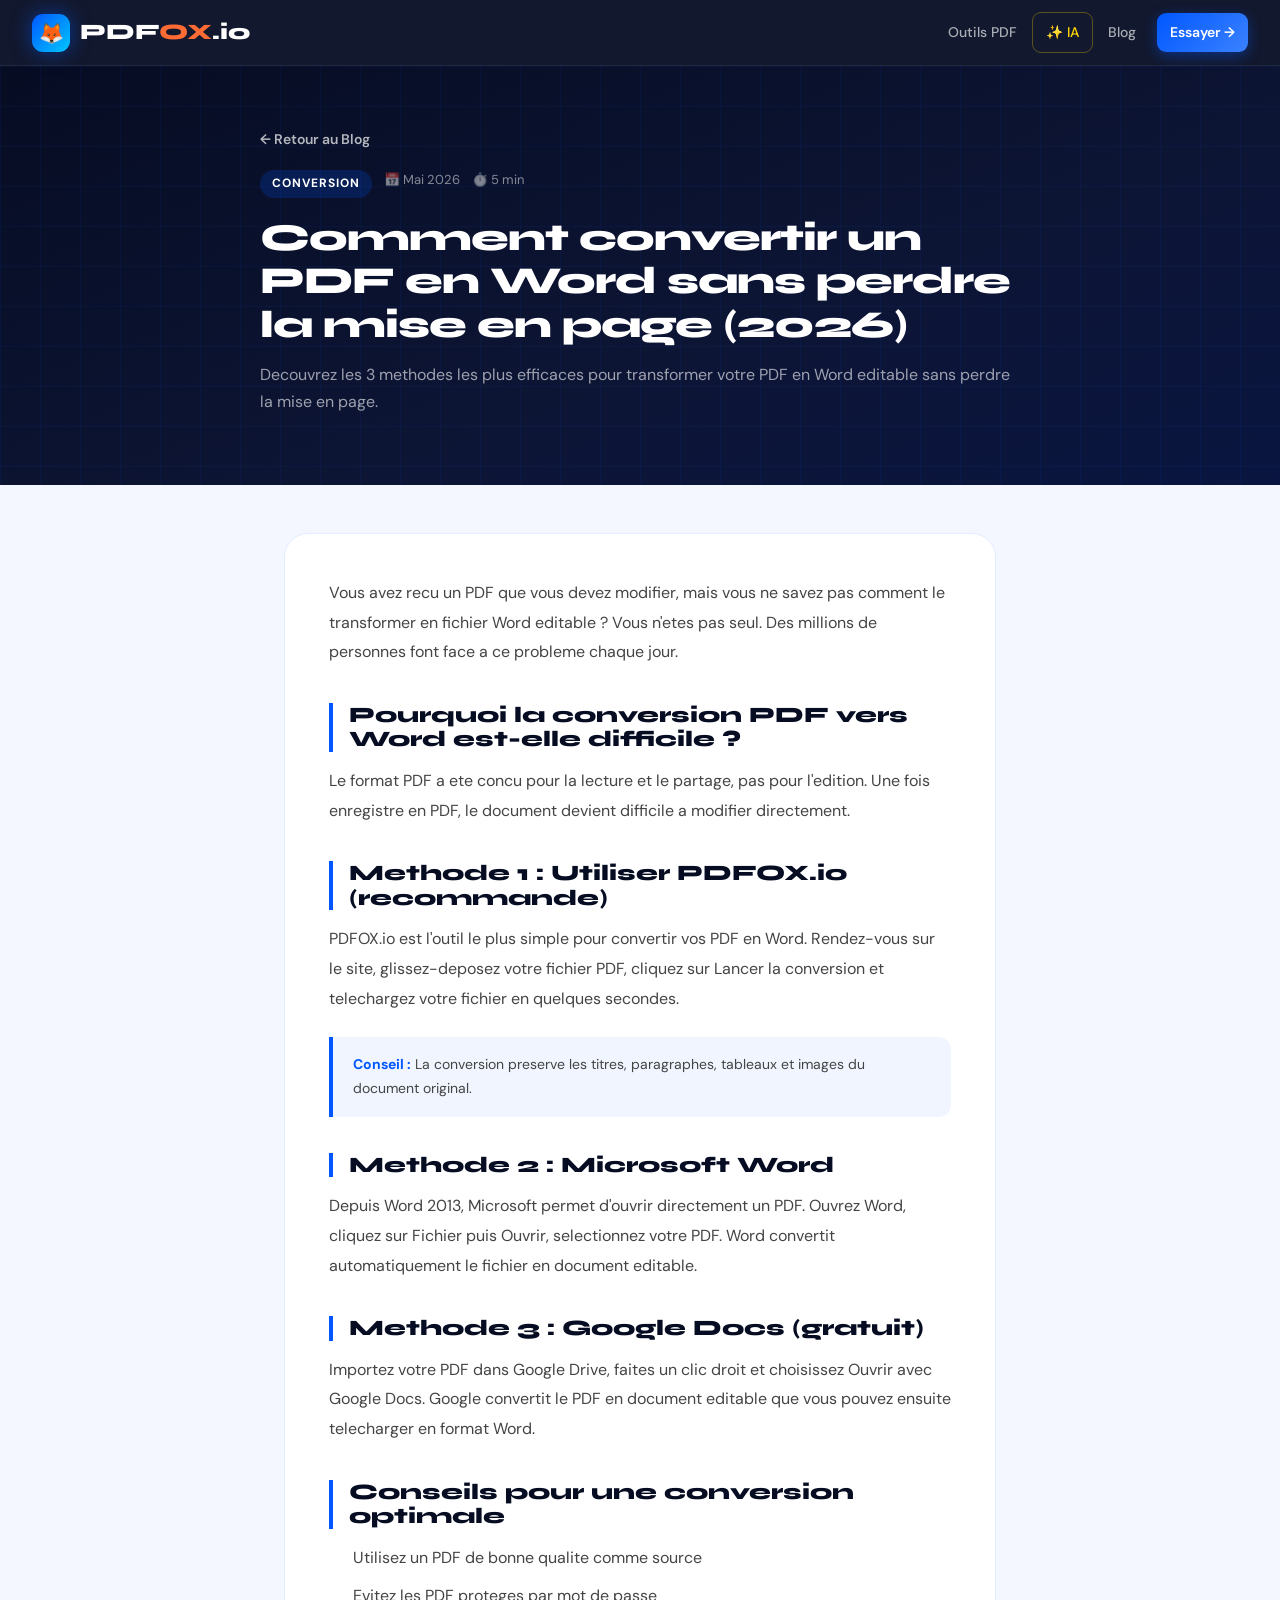
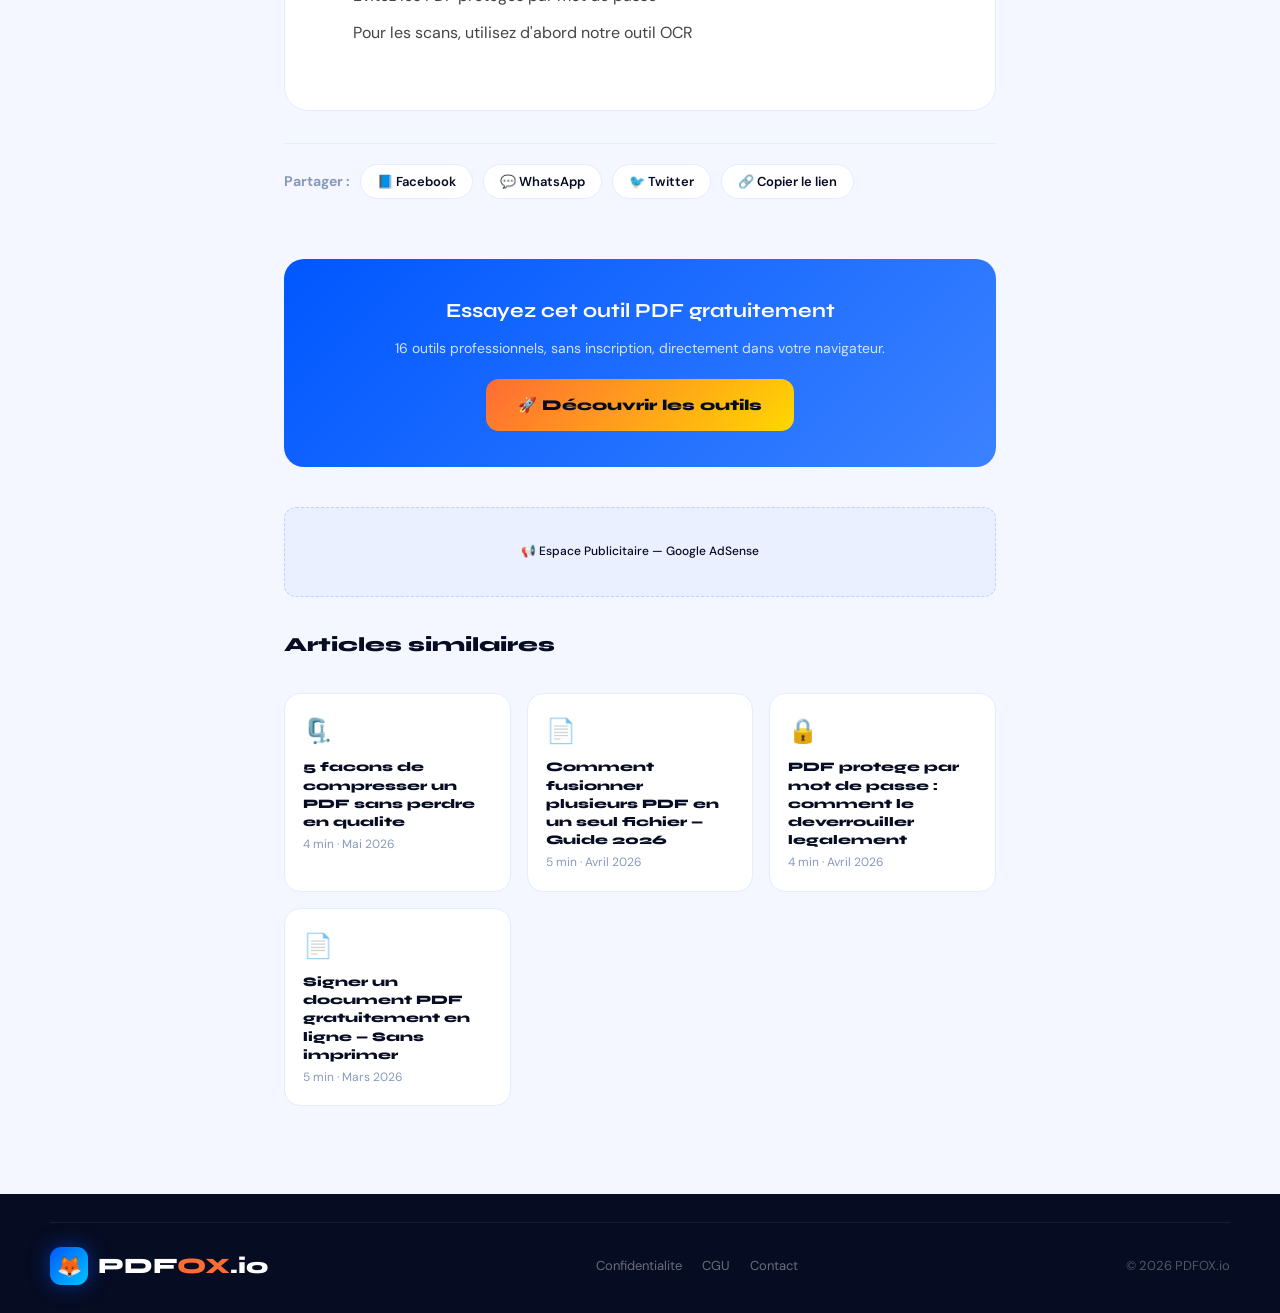
<file: pages/article.html>
<!DOCTYPE html>
<html lang="fr">
<head>
  <meta charset="UTF-8"/>
  <meta name="viewport" content="width=device-width,initial-scale=1.0"/>
  <title id="pageTitle">Article Blog — PDFOX.io</title>
  <meta name="description" id="pageDesc" content="Guides et astuces pratiques pour convertir, compresser, signer et analyser vos PDF avec l'IA — par PDFOX.io."/>
  <link rel="preconnect" href="https://fonts.googleapis.com"/>
  <link href="https://fonts.googleapis.com/css2?family=Syne:wght@700;800;900&family=DM+Sans:wght@300;400;500;600&display=swap" rel="stylesheet"/>
  <link rel="stylesheet" href="../css/style.css"/>
  <!-- ===== GOOGLE ADSENSE — remplacez ca-pub-XXXXXXXXXXXXXXXX par votre ID éditeur AdSense ===== -->
  <script async src="https://pagead2.googlesyndication.com/pagead/js/adsbygoogle.js?client=ca-pub-XXXXXXXXXXXXXXXX" crossorigin="anonymous"></script>
  <style>
    .art-hero{background:linear-gradient(160deg,#060C22 0%,#0D1535 60%,#091540 100%);padding:60px 24px 70px;position:relative;overflow:hidden;}
    .art-hero::before{content:'';position:absolute;inset:0;background-image:linear-gradient(rgba(0,87,255,.07) 1px,transparent 1px),linear-gradient(90deg,rgba(0,87,255,.07) 1px,transparent 1px);background-size:40px 40px;}
    .art-inner{max-width:760px;margin:0 auto;position:relative;z-index:1;}
    .back-link{color:rgba(255,255,255,.7);text-decoration:none;font-size:14px;font-weight:600;display:inline-flex;align-items:center;gap:6px;margin-bottom:20px;transition:.2s;}
    .back-link:hover{color:#fff;}
    .art-meta{display:flex;gap:12px;flex-wrap:wrap;margin-bottom:18px;}
    .art-tag{background:rgba(0,87,255,.2);color:#fff;border-radius:100px;padding:4px 12px;font-size:12px;font-weight:700;text-transform:uppercase;letter-spacing:1px;}
    .art-date,.art-read{color:rgba(255,255,255,.5);font-size:13px;}
    .art-title{font-family:'Syne',sans-serif;font-size:clamp(22px,4vw,38px);font-weight:900;color:#fff;line-height:1.15;margin-bottom:14px;}
    .art-intro{color:rgba(255,255,255,.6);font-size:16px;line-height:1.7;}
    .art-wrap{max-width:760px;margin:0 auto;padding:48px 24px;}
    .art-content{background:#fff;border-radius:24px;padding:44px;border:1.5px solid #E4ECFF;line-height:1.85;color:#444;font-size:16px;}
    .art-content h2{font-family:'Syne',sans-serif;font-size:22px;font-weight:900;color:#060C22;margin:36px 0 14px;border-left:4px solid #0057FF;padding-left:16px;}
    .art-content p{margin-bottom:18px;}
    .art-content ul,.art-content ol{padding-left:24px;margin-bottom:18px;}
    .art-content li{margin-bottom:8px;}
    .art-content strong{color:#060C22;font-weight:700;}
    .tip-box{background:rgba(0,87,255,.06);border-left:4px solid #0057FF;border-radius:0 12px 12px 0;padding:16px 20px;margin:24px 0;font-size:14px;line-height:1.7;}
    .tip-box strong{color:#0057FF;}
    .share-row{display:flex;align-items:center;gap:10px;padding:20px 0;border-top:1px solid #E4ECFF;margin-top:32px;flex-wrap:wrap;}
    .share-row span{font-size:14px;font-weight:700;color:#8899BB;}
    .share-btn{padding:8px 16px;border-radius:100px;border:1.5px solid #E4ECFF;background:#fff;font-size:13px;font-weight:600;cursor:pointer;transition:.2s;color:#060C22;font-family:'DM Sans',sans-serif;}
    .share-btn:hover{border-color:#0057FF;color:#0057FF;}
    .cta-box{background:linear-gradient(135deg,#0057FF,#3B82FF);border-radius:20px;padding:36px;text-align:center;margin:40px 0;}
    .cta-box h3{font-family:'Syne',sans-serif;color:#fff;font-size:20px;margin-bottom:10px;}
    .cta-box p{color:rgba(255,255,255,.8);font-size:14px;margin-bottom:20px;}
    .cta-link{display:inline-flex;align-items:center;gap:8px;background:linear-gradient(135deg,#FF6B35,#FFD700);color:#060C22;font-family:'Syne',sans-serif;font-weight:800;font-size:15px;padding:14px 32px;border-radius:13px;text-decoration:none;}
    .related-grid{display:grid;grid-template-columns:repeat(auto-fill,minmax(200px,1fr));gap:16px;margin-top:32px;}
    .rel-card{background:#fff;border:1.5px solid #E4ECFF;border-radius:16px;padding:18px;text-decoration:none;color:inherit;transition:.25s;display:block;}
    .rel-card:hover{border-color:#0057FF;transform:translateY(-3px);box-shadow:0 8px 24px rgba(0,87,255,.15);}
    .rel-card h4{font-family:'Syne',sans-serif;font-size:13px;font-weight:800;margin:8px 0 4px;line-height:1.4;color:#060C22;}
    .rel-card p{font-size:12px;color:#8899BB;}
    @media(max-width:600px){.art-content{padding:24px 18px;}.art-wrap{padding:32px 16px;}}
  </style>
  <!-- Google tag (gtag.js) -->
  <script async src="https://www.googletagmanager.com/gtag/js?id=G-3P1MEN06PV"></script>
  <script>
    window.dataLayer = window.dataLayer || [];
    function gtag(){dataLayer.push(arguments);}
    gtag('js', new Date());
    gtag('config', 'G-3P1MEN06PV');
  </script>
</head>
<body style="background:#F4F7FF">

<nav id="navbar">
  <a class="nav-logo" href="../index.html">
    <div class="logo-icon">🦊</div>
    <span class="logo-text">PDF<span class="logo-accent">OX</span>.io</span>
  </a>
  <ul class="nav-links" id="navLinks">
    <li><a href="../index.html#tools">Outils PDF</a></li>
    <li><a href="../index.html#ai" class="ai-link">✨ IA</a></li>
    <li><a href="blog.html">Blog</a></li>
    <li><a href="../index.html#tools" class="nav-cta">Essayer →</a></li>
  </ul>
  <button class="hamburger" id="hamburger" onclick="toggleMenu()">
    <span></span><span></span><span></span>
  </button>
</nav>

<div class="art-hero">
  <div class="art-inner">
    <a href="blog.html" class="back-link">← Retour au Blog</a>
    <div class="art-meta">
      <span class="art-tag" id="artCat">Guide PDF</span>
      <span class="art-date" id="artDate">📅 Juin 2026</span>
      <span class="art-read" id="artRead">⏱️ 5 min</span>
    </div>
    <h1 class="art-title" id="artTitle">Chargement...</h1>
    <p class="art-intro" id="artIntro"></p>
  </div>
</div>

<div class="art-wrap">
  <div class="art-content" id="artContent">
    <p>Chargement...</p>
  </div>

  <div class="share-row">
    <span>Partager :</span>
    <button class="share-btn" onclick="share('facebook')">📘 Facebook</button>
    <button class="share-btn" onclick="share('whatsapp')">💬 WhatsApp</button>
    <button class="share-btn" onclick="share('twitter')">🐦 Twitter</button>
    <button class="share-btn" onclick="copyURL()">🔗 Copier le lien</button>
  </div>

  <div class="cta-box">
    <h3>Essayez nos outils PDF gratuitement</h3>
    <p>16 outils professionnels, sans inscription, directement dans votre navigateur.</p>
    <a href="../index.html#tools" class="cta-link" id="ctaLink">🚀 Découvrir les outils</a>
  </div>

  <div class="ad-slot ad-728" style="margin:32px auto">
    <!-- AdSense · article-in-content — remplacez data-ad-slot par l'ID réel de ce bloc -->
    <ins class="adsbygoogle" style="display:block;width:100%"
         data-ad-client="ca-pub-XXXXXXXXXXXXXXXX" data-ad-slot="5000000001"
         data-ad-format="auto" data-full-width-responsive="true"></ins>
    <script>(adsbygoogle = window.adsbygoogle || []).push({});</script>
    <span class="ad-fallback">📢 Espace Publicitaire — Google AdSense</span>
  </div>

  <div>
    <h3 style="font-family:'Syne',sans-serif;font-size:20px;font-weight:900;margin-bottom:20px;color:#060C22">Articles similaires</h3>
    <div class="related-grid" id="relatedGrid"></div>
  </div>
</div>

<footer style="background:#060C22;padding:28px 24px;margin-top:40px">
  <div style="max-width:1180px;margin:0 auto;display:flex;justify-content:space-between;align-items:center;flex-wrap:wrap;gap:12px;border-top:1px solid rgba(255,255,255,.07);padding-top:24px">
    <a href="../index.html" class="nav-logo">
      <div class="logo-icon">🦊</div>
      <span class="logo-text">PDF<span class="logo-accent">OX</span>.io</span>
    </a>
    <div style="display:flex;gap:20px;font-size:13px">
      <a href="privacy.html" style="color:rgba(255,255,255,.4)">Confidentialite</a>
      <a href="terms.html" style="color:rgba(255,255,255,.4)">CGU</a>
      <a href="contact.html" style="color:rgba(255,255,255,.4)">Contact</a>
    </div>
    <span style="color:rgba(255,255,255,.3);font-size:13px">© 2026 PDFOX.io</span>
  </div>
</footer>

<script src="../js/main.js"></script>
<script>

var ARTICLES = {};

ARTICLES['convertir-pdf-en-word'] = {
  title: 'Comment convertir un PDF en Word sans perdre la mise en page (2026)',
  cat: 'Conversion', date: 'Mai 2026', read: '5 min',
  intro: 'Decouvrez les 3 methodes les plus efficaces pour transformer votre PDF en Word editable sans perdre la mise en page.',
  tool: 'pdf-to-word',
  content: '<p>Vous avez recu un PDF que vous devez modifier, mais vous ne savez pas comment le transformer en fichier Word editable ? Vous n\'etes pas seul. Des millions de personnes font face a ce probleme chaque jour.</p><h2>Pourquoi la conversion PDF vers Word est-elle difficile ?</h2><p>Le format PDF a ete concu pour la lecture et le partage, pas pour l\'edition. Une fois enregistre en PDF, le document devient difficile a modifier directement.</p><h2>Methode 1 : Utiliser PDFOX.io (recommande)</h2><p>PDFOX.io est l\'outil le plus simple pour convertir vos PDF en Word. Rendez-vous sur le site, glissez-deposez votre fichier PDF, cliquez sur Lancer la conversion et telechargez votre fichier en quelques secondes.</p><div class="tip-box"><strong>Conseil :</strong> La conversion preserve les titres, paragraphes, tableaux et images du document original.</div><h2>Methode 2 : Microsoft Word</h2><p>Depuis Word 2013, Microsoft permet d\'ouvrir directement un PDF. Ouvrez Word, cliquez sur Fichier puis Ouvrir, selectionnez votre PDF. Word convertit automatiquement le fichier en document editable.</p><h2>Methode 3 : Google Docs (gratuit)</h2><p>Importez votre PDF dans Google Drive, faites un clic droit et choisissez Ouvrir avec Google Docs. Google convertit le PDF en document editable que vous pouvez ensuite telecharger en format Word.</p><h2>Conseils pour une conversion optimale</h2><ul><li>Utilisez un PDF de bonne qualite comme source</li><li>Evitez les PDF proteges par mot de passe</li><li>Pour les scans, utilisez d\'abord notre outil OCR</li></ul>'
};

ARTICLES['compresser-pdf'] = {
  title: '5 facons de compresser un PDF sans perdre en qualite',
  cat: 'Compression', date: 'Mai 2026', read: '4 min',
  intro: 'Votre PDF est trop lourd pour etre envoye par email ? Decouvrez 5 methodes gratuites classees par facilite.',
  tool: 'compress',
  content: '<p>Un PDF de 50 Mo refuse par votre messagerie. Un dossier impossible a partager sur WhatsApp. Ces situations ont une solution simple : la compression PDF.</p><h2>Pourquoi les PDF sont-ils si lourds ?</h2><p>La taille d\'un PDF est principalement determinee par les images qu\'il contient. Une photo haute resolution peut a elle seule peser plusieurs megaoctets.</p><h2>Methode 1 : Compression avec PDFOX.io</h2><p>La methode la plus rapide. Rendez-vous sur PDFOX.io, deposez votre fichier, choisissez le niveau de compression et telechargez. Un PDF peut etre reduit de 60 a 80% sans perte visible de qualite.</p><div class="tip-box"><strong>Resultat typique :</strong> Un PDF de 20 Mo devient 3 a 5 Mo en mode equilibre.</div><h2>Methode 2 : Reimprimer en PDF</h2><p>Ouvrez votre PDF, appuyez sur Ctrl+P, selectionnez Microsoft Print to PDF comme imprimante. Cette methode reduit souvent le poids de 20 a 40%.</p><h2>Quel niveau de compression choisir ?</h2><ul><li>Leger : Reduction de 20 a 30%, qualite maximale</li><li>Equilibre : Reduction de 50 a 70%, pour envoi par email</li><li>Fort : Reduction de 70 a 85%, pour les documents textuels</li></ul>'
};

ARTICLES['fusionner-pdf'] = {
  title: 'Comment fusionner plusieurs PDF en un seul fichier — Guide 2026',
  cat: 'Conversion', date: 'Avril 2026', read: '5 min',
  intro: 'Rassemblez tous vos documents en un seul fichier PDF propre et facile a partager en quelques clics.',
  tool: 'merge',
  content: '<p>Vous avez un contrat en 3 parties, un CV accompagne de lettres de recommandation, ou des factures eparpillees ? La fusion de fichiers PDF est la solution ideale.</p><h2>Quand fusionner des PDF ?</h2><ul><li>Constitution d\'un dossier administratif complet</li><li>Compilation de rapports mensuels en rapport annuel</li><li>Regroupement de factures pour la comptabilite</li><li>Assemblage d\'un portfolio ou book</li></ul><h2>Fusionner avec PDFOX.io</h2><p>La methode la plus simple : allez sur PDFOX.io, cliquez Fusionner PDF, glissez plusieurs fichiers, reorganisez l\'ordre et telechargez votre document fusionne.</p><div class="tip-box"><strong>Astuce :</strong> Vous pouvez fusionner jusqu\'a 20 fichiers PDF en une seule operation, gratuitement.</div><h2>Fusionner sur Mac sans logiciel</h2><p>Mac offre une fonctionnalite native : ouvrez le premier PDF avec Apercu, affichez la barre laterale des vignettes, puis faites glisser les autres PDF a la position souhaitee.</p>'
};

ARTICLES['deverrouiller-pdf'] = {
  title: 'PDF protege par mot de passe : comment le deverrouiller legalement',
  cat: 'Securite', date: 'Avril 2026', read: '4 min',
  intro: 'Vous avez oublie le mot de passe de votre PDF ? Decouvrez les methodes legales pour le recuperer.',
  tool: 'unlock',
  content: '<p>Recevoir un PDF verrouille dont vous avez oublie le mot de passe est une situation courante. Voici les methodes legales pour deverrouiller vos propres documents.</p><h2>Deux types de protection PDF</h2><p>La protection a l\'ouverture exige un mot de passe pour afficher le document. La protection aux permissions autorise l\'ouverture mais bloque l\'impression ou la copie.</p><div class="tip-box"><strong>Important :</strong> Deverrouiller un PDF est legal uniquement si vous etes le proprietaire legitime du document.</div><h2>Methode 1 : PDFOX.io</h2><p>Pour les PDF avec restrictions de permissions : rendez-vous sur PDFOX.io, cliquez Deverrouiller PDF, uploadez votre fichier. L\'outil supprime automatiquement les restrictions.</p><h2>Methode 2 : Google Chrome</h2><p>Ouvrez votre PDF dans Chrome, cliquez sur l\'icone d\'impression, puis selectionnez Enregistrer en PDF comme destination. Chrome genere un nouveau PDF sans restrictions.</p><h2>Ce qui est legal</h2><ul><li>Deverrouiller un PDF que vous avez cree vous-meme</li><li>Supprimer les restrictions d\'un PDF dont vous etes le destinataire legitime</li></ul>'
};

ARTICLES['signer-pdf'] = {
  title: 'Signer un document PDF gratuitement en ligne — Sans imprimer',
  cat: 'Conversion', date: 'Mars 2026', read: '5 min',
  intro: 'Signez vos contrats et formulaires PDF directement depuis votre navigateur en 2 minutes.',
  tool: 'sign',
  content: '<p>L\'epoque ou il fallait imprimer, signer, scanner et envoyer par email est revolue. En 2026, signer un PDF prend moins de deux minutes directement depuis votre navigateur.</p><h2>La signature electronique est-elle valide ?</h2><p>Oui. Dans l\'Union Europeenne, le reglement eIDAS reconnait les signatures electroniques simples pour la majorite des contrats. En Afrique francophone, de nombreux pays ont adopte des legislations similaires.</p><h2>Comment signer avec PDFOX.io</h2><ul><li>Allez sur PDFOX.io et cliquez Signer PDF</li><li>Uploadez votre document</li><li>Dessinez, tapez ou uploadez votre signature</li><li>Positionnez la signature a l\'endroit souhaite</li><li>Telechargez le PDF signe</li></ul><div class="tip-box"><strong>Mobile :</strong> L\'interface est optimisee pour le tactile. Dessinez votre signature avec votre doigt directement sur l\'ecran.</div><h2>Bonnes pratiques</h2><ul><li>Utilisez une signature coherente sur tous vos documents</li><li>Ajoutez la date a cote de votre signature</li><li>Conservez une copie du PDF signe dans un dossier cloud</li></ul>'
};

ARTICLES['ocr-pdf'] = {
  title: 'OCR PDF : transformer un scan en texte modifiable gratuitement',
  cat: 'IA et PDF', date: 'Mars 2026', read: '5 min',
  intro: 'Votre PDF n\'est qu\'une image ? Decouvrez comment l\'OCR transforme vos scans en textes editables.',
  tool: 'ocr',
  content: '<p>Vous avez scanne un contrat ou une facture et vous vous retrouvez avec un PDF impossible a copier ou modifier. C\'est la qu\'intervient l\'OCR (Optical Character Recognition).</p><h2>Comment fonctionne l\'OCR ?</h2><p>L\'OCR analyse pixel par pixel les formes presentes dans une image et les compare a des modeles de caracteres. Les algorithmes modernes utilisent l\'intelligence artificielle pour reconnaitre meme les ecritures manuscrites dans plus de 100 langues.</p><h2>OCR avec PDFOX.io</h2><ul><li>Rendez-vous sur PDFOX.io et cliquez OCR PDF</li><li>Uploadez votre PDF scanne</li><li>Selectionnez la langue du document</li><li>Lancez la reconnaissance</li><li>Telechargez le PDF cherchable</li></ul><div class="tip-box"><strong>Qualite :</strong> Une resolution de 300 DPI minimum est recommandee pour des resultats optimaux.</div><h2>Ameliorer un mauvais scan</h2><ul><li>Augmentez le contraste et la luminosite</li><li>Redressez les pages inclinees</li><li>Convertissez en noir et blanc</li></ul>'
};

ARTICLES['ia-analyser-pdf'] = {
  title: 'Comment l\'IA revolutionne l\'analyse de documents PDF en 2026',
  cat: 'IA et PDF', date: 'Mars 2026', read: '6 min',
  intro: 'Resume automatique, extraction de donnees, Q&A sur vos PDF : l\'IA change tout pour les professionnels.',
  tool: null,
  content: '<p>En 2026, l\'intelligence artificielle transforme radicalement la facon dont nous interagissons avec les documents PDF. Ce qui prenait des heures peut maintenant se faire en secondes.</p><h2>Le resume automatique de documents</h2><p>Imaginez charger un rapport de 150 pages et obtenir un resume structure en 5 points cles en moins de 30 secondes. C\'est exactement ce que fait notre fonctionnalite Resumeur IA sur PDFOX.io.</p><h2>Le chat avec vos documents</h2><p>La fonctionnalite la plus revolutionnaire : vous pouvez maintenant poser des questions directement a votre document. Quelle est la clause de resiliation ? sur un contrat de 40 pages. Reponse en 3 secondes avec la reference de page exacte.</p><div class="tip-box"><strong>Cas d\'usage :</strong> Les avocats analysent des contrats, les comptables extraient des donnees de factures, les etudiants revisent leurs cours.</div><h2>L\'extraction de metadonnees intelligente</h2><p>L\'IA detecte automatiquement : le type de document, la langue, l\'auteur, les dates importantes et meme les donnees sensibles.</p><h2>La reecriture et traduction intelligente</h2><p>Copiez du texte extrait d\'un PDF et demandez a l\'IA de le simplifier, le formaliser ou le traduire en francais ou en anglais.</p>'
};

ARTICLES['reduire-taille-pdf'] = {
  title: 'Reduire la taille d\'un PDF pour l\'envoyer par email ou WhatsApp',
  cat: 'Compression', date: 'Janvier 2026', read: '4 min',
  intro: 'Gmail refuse votre piece jointe ? WhatsApp bloque votre PDF ? Solutions gratuites en moins de 30 secondes.',
  tool: 'compress',
  content: '<p>Gmail accepte les pieces jointes jusqu\'a 25 Mo. WhatsApp limite les documents a 100 Mo. La plupart des plateformes imposent une limite entre 2 et 10 Mo.</p><h2>Ce qui alourdit votre PDF</h2><p>Les images haute resolution sont responsables de 80% du poids. Les polices personnalisees et les metadonnees contribuent egalement.</p><h2>La solution rapide : PDFOX.io</h2><p>Pour une reduction immediate, utilisez notre outil de compression. Uploadez, choisissez le niveau et telechargez.</p><div class="tip-box"><strong>Resultats typiques :</strong> Un PDF de 20 Mo devient 3 a 5 Mo en mode equilibre, 1 a 2 Mo en mode fort.</div><h2>Cas special : PDF depuis PowerPoint</h2><p>Les PDF crees depuis PowerPoint sont tres lourds. Lors de l\'export, choisissez Optimiser pour : Taille minimale du fichier pour un PDF 3 a 4 fois plus leger.</p><h2>Alternatives</h2><ul><li>Divisez le document en plusieurs parties</li><li>Partagez via Google Drive ou WeTransfer</li></ul>'
};

ARTICLES['meilleurs-outils-pdf'] = {
  title: 'Les 10 meilleurs outils PDF gratuits en 2026 (comparatif honnete)',
  cat: 'Comparatif', date: 'Janvier 2026', read: '7 min',
  intro: 'Entre les freemiums limites et les sites intrusifs, quel outil PDF choisir ? Notre comparatif independant.',
  tool: 'compress',
  content: '<p>Le marche des outils PDF en ligne est sature. Entre les freemiums qui vous bloquent apres un fichier et les sites qui gardent vos fichiers, il est difficile de s\'y retrouver.</p><h2>1. PDFOX.io — Meilleur outil tout-en-un</h2><p>Rapide, gratuit, sans compte obligatoire. 16 outils PDF plus des fonctionnalites IA uniques. Traitement cote navigateur pour la confidentialite.</p><h2>2. iLovePDF.com — Reference historique</h2><p>L\'un des pionniers du PDF en ligne. Interface claire, nombreuses fonctionnalites. Limite de 2 taches gratuites par heure.</p><h2>3. Smallpdf.com — Design soigne</h2><p>Interface tres intuitive. Excellent pour les debutants. Limite severe de 2 conversions gratuites par jour.</p><h2>4. PDF24.org — Le plus genereux</h2><p>Entierement gratuit sans limite de fichiers. Serveurs RGPD-conformes. Interface moins moderne mais tres fonctionnel.</p><h2>5. Adobe Acrobat Online</h2><p>La solution officielle d\'Adobe. Qualite irreprochable. Tres limite en version gratuite.</p><div class="tip-box"><strong>Notre recommandation :</strong> Pour un usage gratuit quotidien sans limite, PDFOX.io est le meilleur choix en 2026.</div>'
};

ARTICLES['pdf-vs-word'] = {
  title: 'PDF vs Word : quand utiliser l\'un plutot que l\'autre ?',
  cat: 'Comparatif', date: 'Decembre 2025', read: '4 min',
  intro: 'Voici les regles claires pour ne plus jamais hesiter entre PDF et Word dans vos communications.',
  tool: 'pdf-to-word',
  content: '<p>PDF ou Word ? Cette question revient constamment dans les environnements professionnels. Voici les regles simples pour ne plus jamais hesiter.</p><h2>La difference fondamentale</h2><p>Le format Word est concu pour etre edite. Le format PDF est concu pour etre lu et partage. Il est fige et apparait identique sur tous les appareils.</p><h2>Utilisez le PDF quand...</h2><ul><li>Vous envoyez un document final qui ne doit plus etre modifie</li><li>Votre CV, lettre de motivation, rapport, devis ou contrat</li><li>La mise en page doit etre preservee exactement</li><li>Vous envoyez a une administration ou une entreprise</li></ul><h2>Utilisez le Word quand...</h2><ul><li>Vous collaborez sur un document en cours de redaction</li><li>Vous envoyez un modele que le destinataire doit remplir</li><li>Votre interlocuteur vous demande explicitement un fichier Word</li></ul><div class="tip-box"><strong>La regle des 10 secondes :</strong> Posez-vous cette question : Le destinataire doit-il modifier ce document ? Si oui, Word. Si non, PDF.</div>'
};

// INITIALISATION
var params = new URLSearchParams(window.location.search);
var slug = params.get('slug') || 'convertir-pdf-en-word';
var art = ARTICLES[slug];

if (!art) {
  art = ARTICLES['convertir-pdf-en-word'];
}

document.getElementById('pageTitle').textContent = art.title + ' — PDFOX.io';
document.getElementById('pageDesc').setAttribute('content', art.intro);
document.getElementById('artTitle').textContent = art.title;
document.getElementById('artIntro').textContent = art.intro;
document.getElementById('artCat').textContent = art.cat;
document.getElementById('artDate').textContent = '📅 ' + art.date;
document.getElementById('artRead').textContent = '⏱️ ' + art.read;
document.getElementById('artContent').innerHTML = art.content;

if (art.tool) {
  document.getElementById('ctaLink').href = '../pages/tool.html?tool=' + art.tool;
  document.querySelector('.cta-box h3').textContent = 'Essayez cet outil PDF gratuitement';
}

// Articles similaires
var keys = Object.keys(ARTICLES);
var related = [];
for (var i = 0; i < keys.length; i++) {
  if (keys[i] !== slug) {
    related.push(keys[i]);
  }
  if (related.length >= 4) break;
}

var emojis = {'Conversion':'📄','Compression':'🗜️','Securite':'🔒','IA et PDF':'🤖','Comparatif':'🏆'};
var relHTML = '';
for (var j = 0; j < related.length; j++) {
  var r = ARTICLES[related[j]];
  var em = emojis[r.cat] || '📄';
  relHTML += '<a href="article.html?slug=' + related[j] + '" class="rel-card">';
  relHTML += '<span style="font-size:24px">' + em + '</span>';
  relHTML += '<h4>' + r.title + '</h4>';
  relHTML += '<p>' + r.read + ' · ' + r.date + '</p>';
  relHTML += '</a>';
}
document.getElementById('relatedGrid').innerHTML = relHTML;

// PARTAGE
function share(platform) {
  var url = encodeURIComponent(window.location.href);
  var title = encodeURIComponent(art.title);
  var link = '';
  if (platform === 'facebook') {
    link = 'https://www.facebook.com/sharer/sharer.php?u=' + url;
  } else if (platform === 'whatsapp') {
    link = 'https://wa.me/?text=' + title + '%20' + url;
  } else if (platform === 'twitter') {
    link = 'https://twitter.com/intent/tweet?url=' + url + '&text=' + title;
  }
  window.open(link, '_blank', 'width=600,height=400');
}

function copyURL() {
  navigator.clipboard.writeText(window.location.href).then(function() {
    alert('Lien copie dans le presse-papiers !');
  });
}
</script>
</body>
</html>
</file>
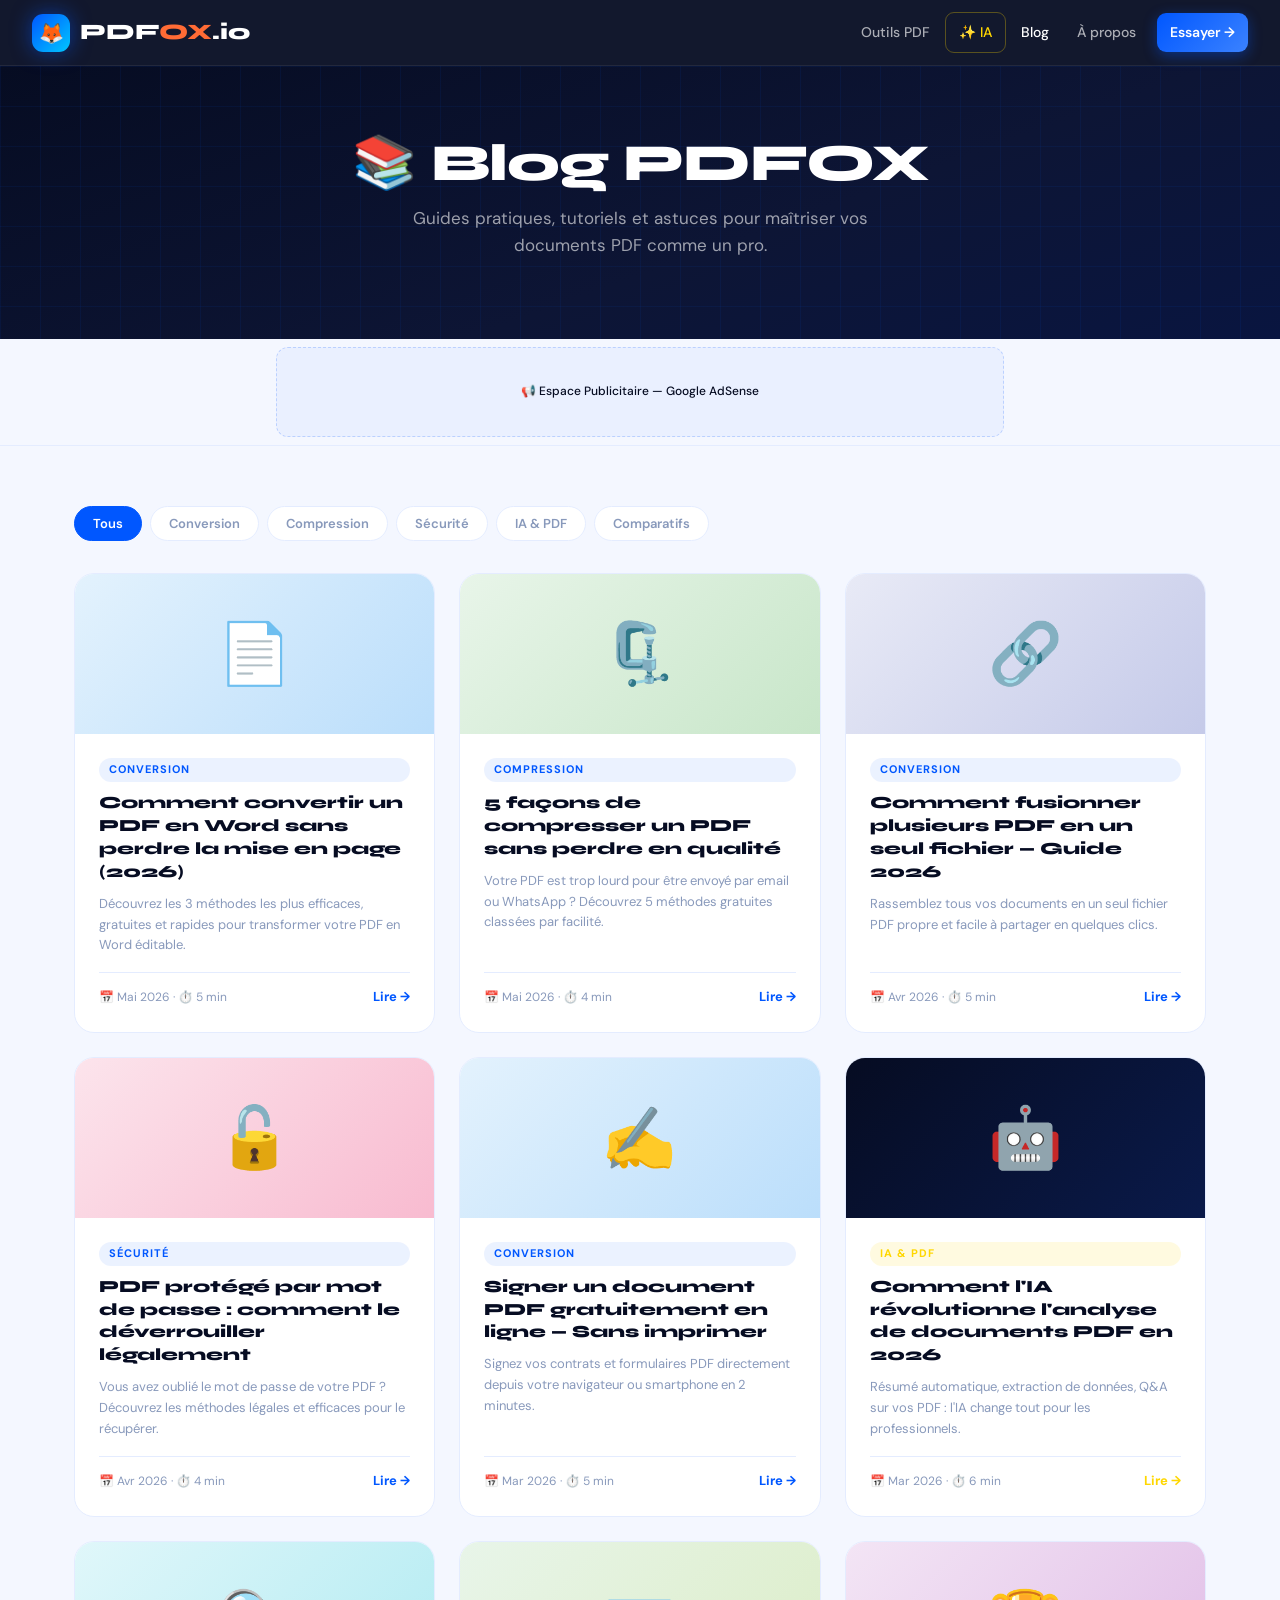
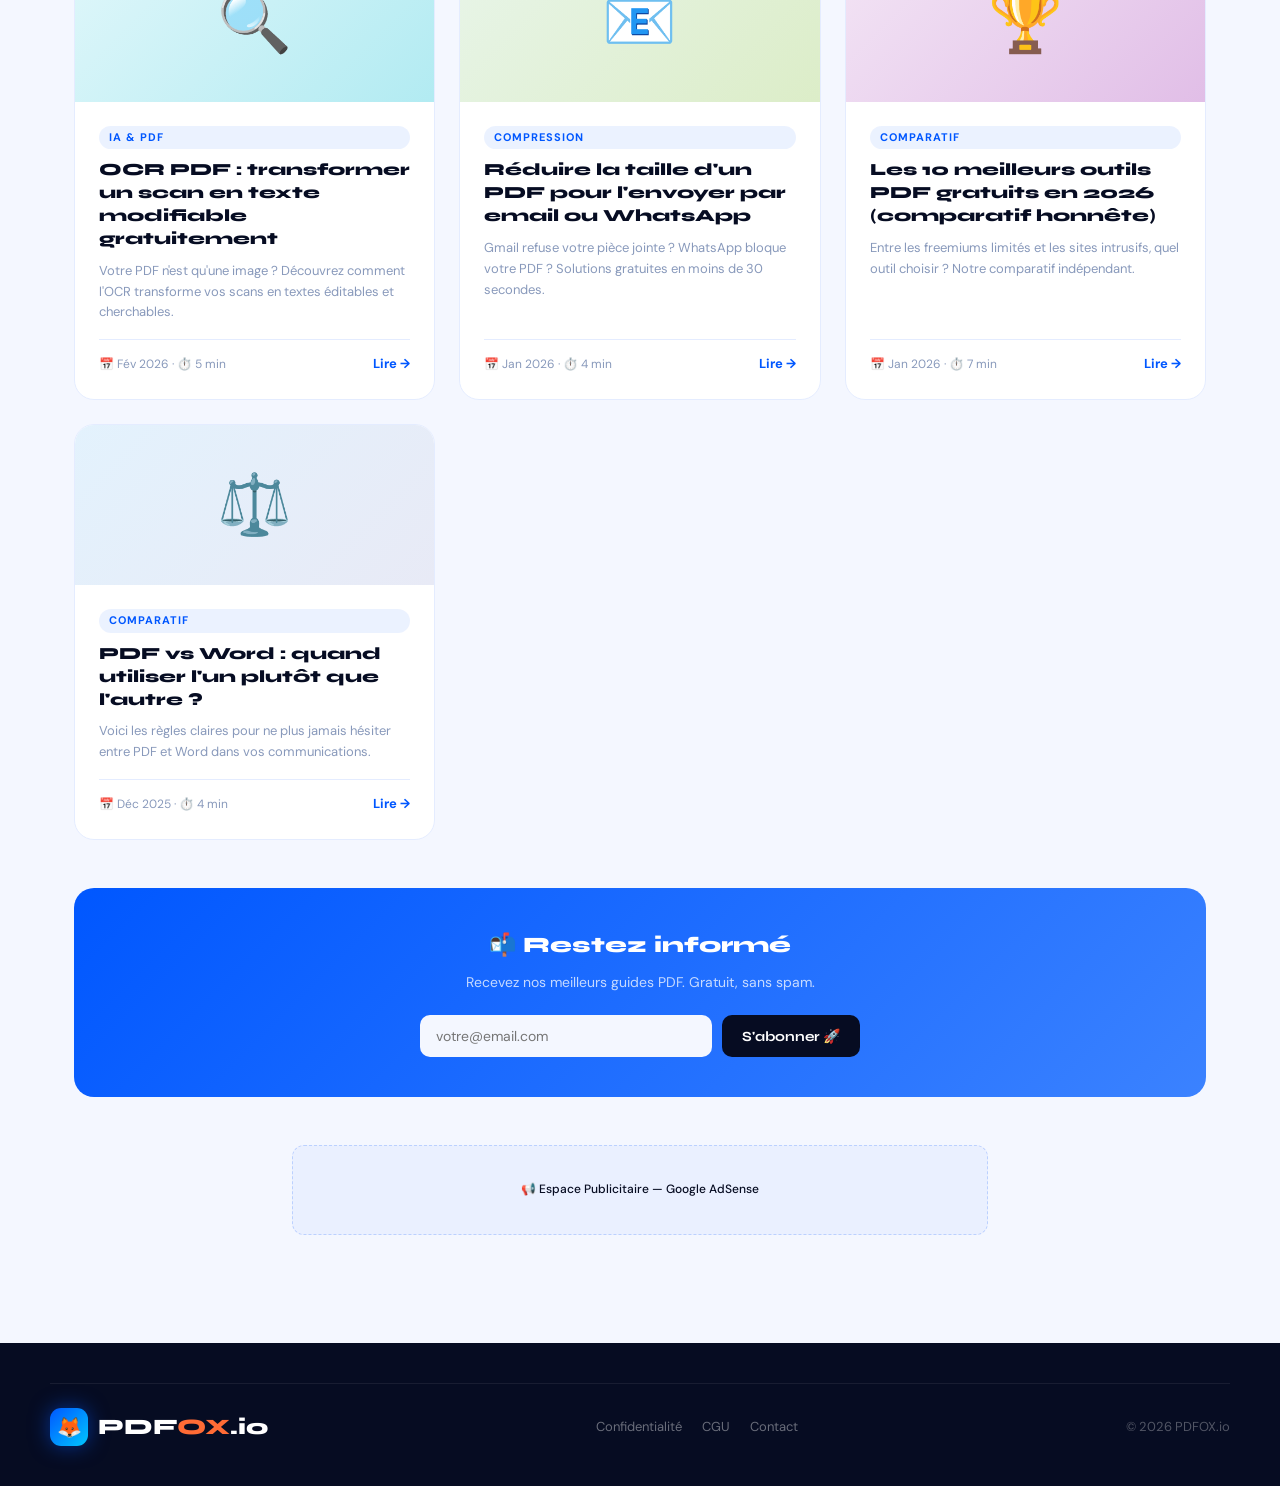
<file: pages/blog.html>
<!DOCTYPE html>
<html lang="fr">
<head>
  <meta charset="UTF-8"/><meta name="viewport" content="width=device-width,initial-scale=1.0"/>
  <title>Blog PDF — Guides & Astuces — PDFOX.io</title>
  <meta name="description" content="Guides pratiques, tutoriels et astuces PDF pour maîtriser vos documents comme un pro."/>
  <link rel="preconnect" href="https://fonts.googleapis.com"/>
  <link href="https://fonts.googleapis.com/css2?family=Syne:wght@700;800;900&family=DM+Sans:wght@300;400;500;600&display=swap" rel="stylesheet"/>
  <link rel="stylesheet" href="../css/style.css"/>
  <!-- ===== GOOGLE ADSENSE — remplacez ca-pub-XXXXXXXXXXXXXXXX par votre ID éditeur AdSense ===== -->
  <script async src="https://pagead2.googlesyndication.com/pagead/js/adsbygoogle.js?client=ca-pub-XXXXXXXXXXXXXXXX" crossorigin="anonymous"></script>
  <!-- Google tag (gtag.js) -->
  <script async src="https://www.googletagmanager.com/gtag/js?id=G-3P1MEN06PV"></script>
  <script>
    window.dataLayer = window.dataLayer || [];
    function gtag(){dataLayer.push(arguments);}
    gtag('js', new Date());
    gtag('config', 'G-3P1MEN06PV');
  </script>
</head>
<body>
<nav id="navbar">
  <a class="nav-logo" href="../index.html"><div class="logo-icon">🦊</div><span class="logo-text">PDF<span class="logo-accent">OX</span>.io</span></a>
  <ul class="nav-links" id="navLinks">
    <li><a href="../index.html#tools">Outils PDF</a></li>
    <li><a href="../index.html#ai" class="ai-link">✨ IA</a></li>
    <li><a href="blog.html" style="color:#fff">Blog</a></li>
    <li><a href="about.html">À propos</a></li>
    <li><a href="../index.html#tools" class="nav-cta">Essayer →</a></li>
  </ul>
  <button class="hamburger" id="hamburger" onclick="toggleMenu()"><span></span><span></span><span></span></button>
</nav>

<div class="p-hero">
  <h1 class="fade-up">📚 Blog PDFOX</h1>
  <p class="fade-up delay-1">Guides pratiques, tutoriels et astuces pour maîtriser vos documents PDF comme un pro.</p>
</div>

<div class="ad-bar"><div class="container"><div class="ad-slot ad-728">
  <!-- AdSense · blog-top — remplacez data-ad-slot par l'ID réel de ce bloc -->
  <ins class="adsbygoogle" style="display:block;width:100%"
       data-ad-client="ca-pub-XXXXXXXXXXXXXXXX" data-ad-slot="2000000001"
       data-ad-format="auto" data-full-width-responsive="true"></ins>
  <script>(adsbygoogle = window.adsbygoogle || []).push({});</script>
  <span class="ad-fallback">📢 Espace Publicitaire — Google AdSense</span>
</div></div></div>

<section style="background:var(--off);padding:60px 24px">
  <div class="container">

    <!-- Filtres -->
    <div class="tool-filters fade-up" style="margin-bottom:32px">
      <button class="f-btn active" onclick="filterBlog('all',this)">Tous</button>
      <button class="f-btn" onclick="filterBlog('conversion',this)">Conversion</button>
      <button class="f-btn" onclick="filterBlog('compression',this)">Compression</button>
      <button class="f-btn" onclick="filterBlog('securite',this)">Sécurité</button>
      <button class="f-btn" onclick="filterBlog('ia',this)">IA & PDF</button>
      <button class="f-btn" onclick="filterBlog('comparatif',this)">Comparatifs</button>
    </div>

    <div class="articles-grid" id="blogGrid">

      <a class="art-card fade-up delay-1" href="article.html?slug=convertir-pdf-en-word" data-cat="conversion">
        <div class="art-thumb" style="background:linear-gradient(135deg,#e3f2fd,#bbdefb)">📄</div>
        <div class="art-body">
          <span class="art-cat">Conversion</span>
          <h2>Comment convertir un PDF en Word sans perdre la mise en page (2026)</h2>
          <p>Découvrez les 3 méthodes les plus efficaces, gratuites et rapides pour transformer votre PDF en Word éditable.</p>
          <div class="art-footer">
            <span style="font-size:12px;color:var(--gray)">📅 Mai 2026 · ⏱️ 5 min</span>
            <span class="art-more">Lire →</span>
          </div>
        </div>
      </a>

      <a class="art-card fade-up delay-2" href="article.html?slug=compresser-pdf" data-cat="compression">
        <div class="art-thumb" style="background:linear-gradient(135deg,#e8f5e9,#c8e6c9)">🗜️</div>
        <div class="art-body">
          <span class="art-cat">Compression</span>
          <h2>5 façons de compresser un PDF sans perdre en qualité</h2>
          <p>Votre PDF est trop lourd pour être envoyé par email ou WhatsApp ? Découvrez 5 méthodes gratuites classées par facilité.</p>
          <div class="art-footer">
            <span style="font-size:12px;color:var(--gray)">📅 Mai 2026 · ⏱️ 4 min</span>
            <span class="art-more">Lire →</span>
          </div>
        </div>
      </a>

      <a class="art-card fade-up delay-3" href="article.html?slug=fusionner-pdf" data-cat="conversion">
        <div class="art-thumb" style="background:linear-gradient(135deg,#e8eaf6,#c5cae9)">🔗</div>
        <div class="art-body">
          <span class="art-cat">Conversion</span>
          <h2>Comment fusionner plusieurs PDF en un seul fichier — Guide 2026</h2>
          <p>Rassemblez tous vos documents en un seul fichier PDF propre et facile à partager en quelques clics.</p>
          <div class="art-footer">
            <span style="font-size:12px;color:var(--gray)">📅 Avr 2026 · ⏱️ 5 min</span>
            <span class="art-more">Lire →</span>
          </div>
        </div>
      </a>

      <a class="art-card fade-up delay-4" href="article.html?slug=deverrouiller-pdf" data-cat="securite">
        <div class="art-thumb" style="background:linear-gradient(135deg,#fce4ec,#f8bbd0)">🔓</div>
        <div class="art-body">
          <span class="art-cat">Sécurité</span>
          <h2>PDF protégé par mot de passe : comment le déverrouiller légalement</h2>
          <p>Vous avez oublié le mot de passe de votre PDF ? Découvrez les méthodes légales et efficaces pour le récupérer.</p>
          <div class="art-footer">
            <span style="font-size:12px;color:var(--gray)">📅 Avr 2026 · ⏱️ 4 min</span>
            <span class="art-more">Lire →</span>
          </div>
        </div>
      </a>

      <a class="art-card fade-up" href="article.html?slug=signer-pdf" data-cat="conversion">
        <div class="art-thumb" style="background:linear-gradient(135deg,#e3f2fd,#bbdefb)">✍️</div>
        <div class="art-body">
          <span class="art-cat">Conversion</span>
          <h2>Signer un document PDF gratuitement en ligne — Sans imprimer</h2>
          <p>Signez vos contrats et formulaires PDF directement depuis votre navigateur ou smartphone en 2 minutes.</p>
          <div class="art-footer">
            <span style="font-size:12px;color:var(--gray)">📅 Mar 2026 · ⏱️ 5 min</span>
            <span class="art-more">Lire →</span>
          </div>
        </div>
      </a>

      <a class="art-card fade-up delay-1" href="article.html?slug=ia-analyser-pdf" data-cat="ia">
        <div class="art-thumb" style="background:linear-gradient(135deg,var(--navy),#0a1a4a)">🤖</div>
        <div class="art-body">
          <span class="art-cat" style="background:rgba(255,215,0,.12);color:var(--gold)">IA & PDF</span>
          <h2>Comment l'IA révolutionne l'analyse de documents PDF en 2026</h2>
          <p style="color:var(--gray)">Résumé automatique, extraction de données, Q&A sur vos PDF : l'IA change tout pour les professionnels.</p>
          <div class="art-footer">
            <span style="font-size:12px;color:var(--gray)">📅 Mar 2026 · ⏱️ 6 min</span>
            <span class="art-more" style="color:var(--gold)">Lire →</span>
          </div>
        </div>
      </a>

      <a class="art-card fade-up delay-2" href="article.html?slug=ocr-pdf" data-cat="ia">
        <div class="art-thumb" style="background:linear-gradient(135deg,#e0f7fa,#b2ebf2)">🔍</div>
        <div class="art-body">
          <span class="art-cat">IA & PDF</span>
          <h2>OCR PDF : transformer un scan en texte modifiable gratuitement</h2>
          <p>Votre PDF n'est qu'une image ? Découvrez comment l'OCR transforme vos scans en textes éditables et cherchables.</p>
          <div class="art-footer">
            <span style="font-size:12px;color:var(--gray)">📅 Fév 2026 · ⏱️ 5 min</span>
            <span class="art-more">Lire →</span>
          </div>
        </div>
      </a>

      <a class="art-card fade-up delay-3" href="article.html?slug=reduire-taille-pdf" data-cat="compression">
        <div class="art-thumb" style="background:linear-gradient(135deg,#e8f5e9,#dcedc8)">📧</div>
        <div class="art-body">
          <span class="art-cat">Compression</span>
          <h2>Réduire la taille d'un PDF pour l'envoyer par email ou WhatsApp</h2>
          <p>Gmail refuse votre pièce jointe ? WhatsApp bloque votre PDF ? Solutions gratuites en moins de 30 secondes.</p>
          <div class="art-footer">
            <span style="font-size:12px;color:var(--gray)">📅 Jan 2026 · ⏱️ 4 min</span>
            <span class="art-more">Lire →</span>
          </div>
        </div>
      </a>

      <a class="art-card fade-up delay-4" href="article.html?slug=meilleurs-outils-pdf" data-cat="comparatif">
        <div class="art-thumb" style="background:linear-gradient(135deg,#f3e5f5,#e1bee7)">🏆</div>
        <div class="art-body">
          <span class="art-cat">Comparatif</span>
          <h2>Les 10 meilleurs outils PDF gratuits en 2026 (comparatif honnête)</h2>
          <p>Entre les freemiums limités et les sites intrusifs, quel outil choisir ? Notre comparatif indépendant.</p>
          <div class="art-footer">
            <span style="font-size:12px;color:var(--gray)">📅 Jan 2026 · ⏱️ 7 min</span>
            <span class="art-more">Lire →</span>
          </div>
        </div>
      </a>

      <a class="art-card fade-up" href="article.html?slug=pdf-vs-word" data-cat="comparatif">
        <div class="art-thumb" style="background:linear-gradient(135deg,#e3f2fd,#e8eaf6)">⚖️</div>
        <div class="art-body">
          <span class="art-cat">Comparatif</span>
          <h2>PDF vs Word : quand utiliser l'un plutôt que l'autre ?</h2>
          <p>Voici les règles claires pour ne plus jamais hésiter entre PDF et Word dans vos communications.</p>
          <div class="art-footer">
            <span style="font-size:12px;color:var(--gray)">📅 Déc 2025 · ⏱️ 4 min</span>
            <span class="art-more">Lire →</span>
          </div>
        </div>
      </a>

    </div>

    <!-- Newsletter -->
    <div style="background:linear-gradient(135deg,var(--blue),var(--blue2));border-radius:20px;padding:40px;text-align:center;margin-top:48px">
      <h3 style="font-family:'Syne',sans-serif;font-size:22px;font-weight:900;color:#fff;margin-bottom:8px">📬 Restez informé</h3>
      <p style="color:rgba(255,255,255,.75);font-size:14px;margin-bottom:22px">Recevez nos meilleurs guides PDF. Gratuit, sans spam.</p>
      <div style="display:flex;max-width:440px;margin:0 auto;gap:10px">
        <input type="email" id="nlEmail" placeholder="votre@email.com" style="flex:1;padding:12px 16px;border-radius:10px;border:none;outline:none;font-family:'DM Sans',sans-serif;font-size:14px"/>
        <button onclick="subscribe()" style="background:var(--navy);color:#fff;border:none;padding:12px 20px;border-radius:10px;font-family:'Syne',sans-serif;font-weight:700;font-size:14px;cursor:pointer;white-space:nowrap">S'abonner 🚀</button>
      </div>
    </div>

    <div class="ad-wrap"><div class="ad-slot ad-728">
      <!-- AdSense · blog-bottom — remplacez data-ad-slot par l'ID réel de ce bloc -->
      <ins class="adsbygoogle" style="display:block;width:100%"
           data-ad-client="ca-pub-XXXXXXXXXXXXXXXX" data-ad-slot="2000000002"
           data-ad-format="auto" data-full-width-responsive="true"></ins>
      <script>(adsbygoogle = window.adsbygoogle || []).push({});</script>
      <span class="ad-fallback">📢 Espace Publicitaire — Google AdSense</span>
    </div></div>
  </div>
</section>

<footer style="background:var(--navy);padding:40px 24px">
  <div style="max-width:1180px;margin:0 auto">
    <div style="display:flex;justify-content:space-between;align-items:center;flex-wrap:wrap;gap:12px;border-top:1px solid rgba(255,255,255,.07);padding-top:24px">
      <a href="../index.html" class="nav-logo"><div class="logo-icon">🦊</div><span class="logo-text">PDF<span class="logo-accent">OX</span>.io</span></a>
      <div style="display:flex;gap:20px;font-size:13px">
        <a href="privacy.html" style="color:rgba(255,255,255,.4)">Confidentialité</a>
        <a href="terms.html" style="color:rgba(255,255,255,.4)">CGU</a>
        <a href="contact.html" style="color:rgba(255,255,255,.4)">Contact</a>
      </div>
      <span style="color:rgba(255,255,255,.3);font-size:13px">© 2026 PDFOX.io</span>
    </div>
  </div>
</footer>

<script src="../js/main.js"></script>
<script>
function filterBlog(cat,btn){
  document.querySelectorAll('.f-btn').forEach(b=>b.classList.remove('active'));
  btn.classList.add('active');
  document.querySelectorAll('.art-card').forEach(c=>{
    c.style.display=(cat==='all'||c.dataset.cat===cat)?'flex':'none';
  });
}
function subscribe(){
  const e=document.getElementById('nlEmail');
  if(e.value&&e.value.includes('@')){alert('✅ Merci ! Vous êtes abonné aux astuces PDFOX.');e.value='';}
  else alert('Veuillez entrer une adresse email valide.');
}
document.addEventListener('DOMContentLoaded',()=>{
  document.querySelectorAll('.fade-up').forEach(el=>{
    el.style.animationPlayState='paused';
    new IntersectionObserver(([e])=>{if(e.isIntersecting)el.style.animationPlayState='running';},{threshold:.1}).observe(el);
  });
});
</script>
</body>
</html>
</file>
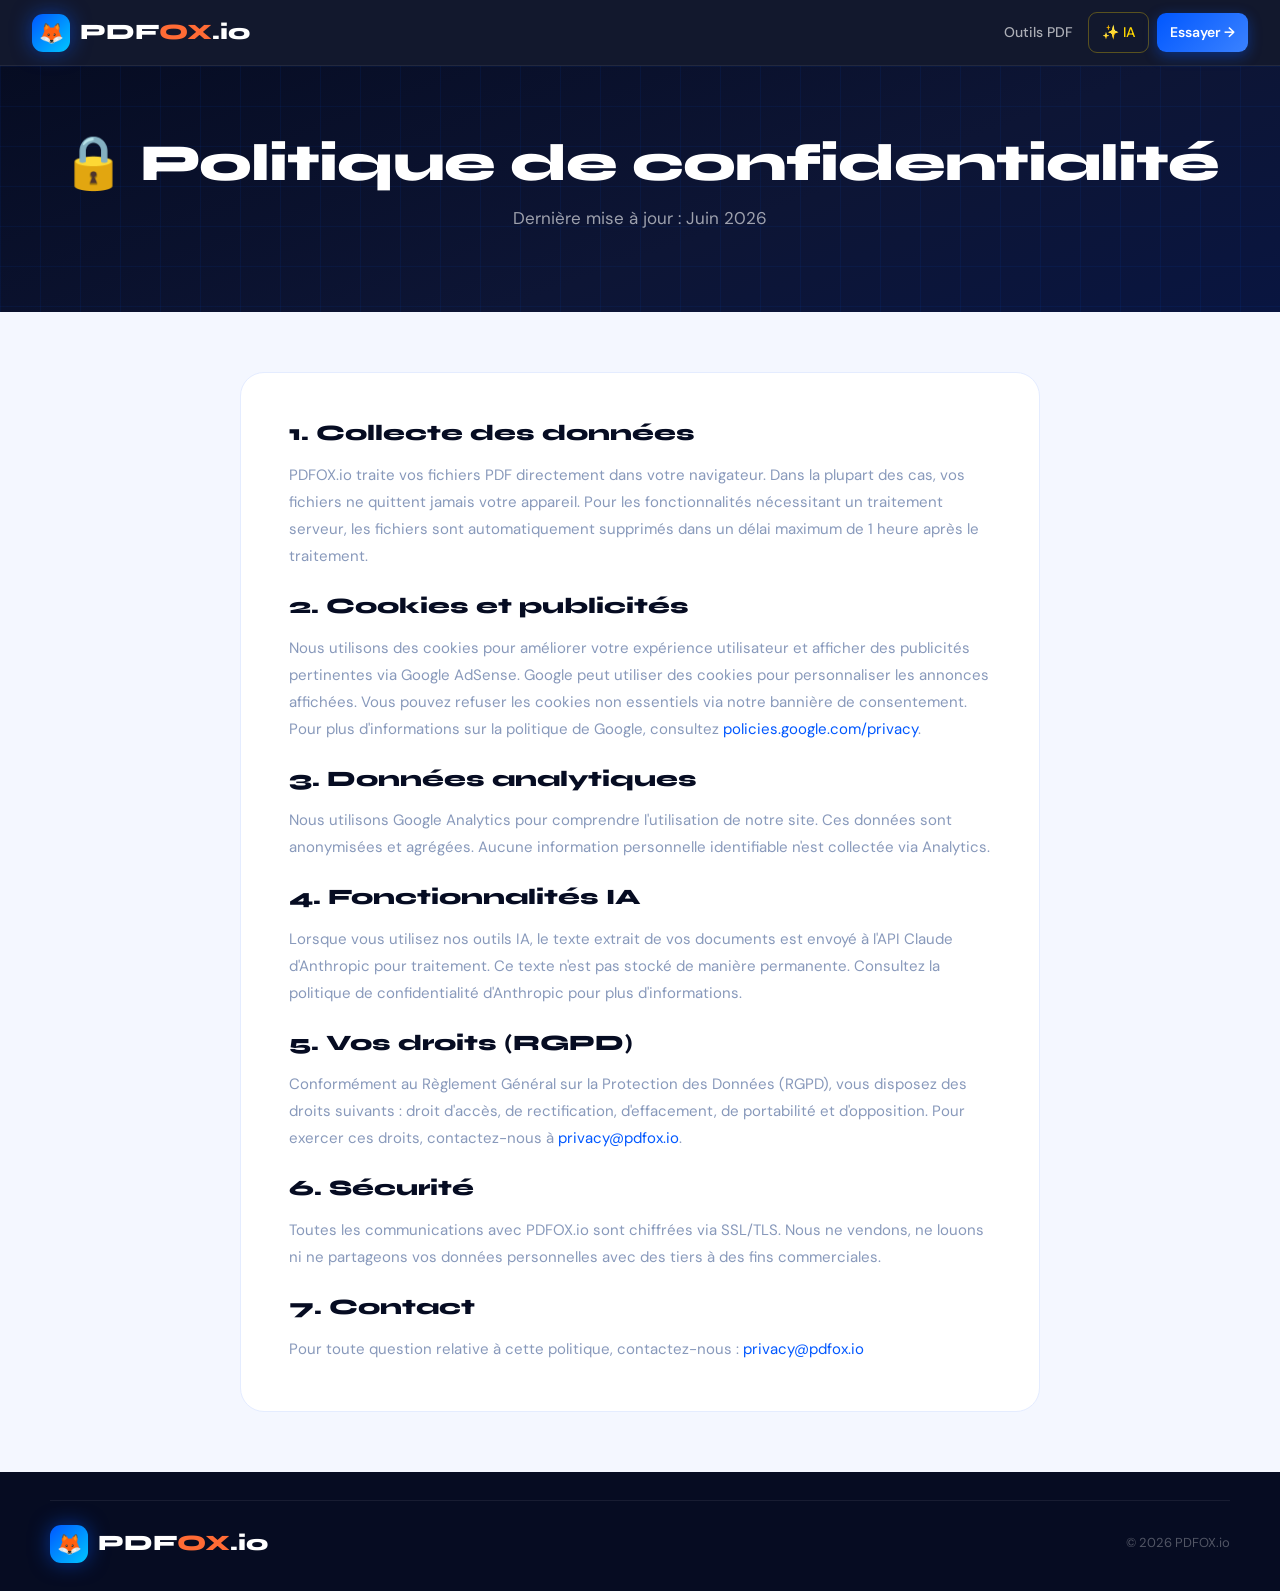
<file: pages/privacy.html>
<!DOCTYPE html>
<html lang="fr">
<head>
  <meta charset="UTF-8"/><meta name="viewport" content="width=device-width,initial-scale=1.0"/>
  <title>Politique de confidentialité — PDFOX.io</title>
  <meta name="description" content="Découvrez comment PDFOX.io protège vos données et vos documents PDF : traitement sécurisé, suppression automatique des fichiers, aucune revente de données."/>
  <link rel="preconnect" href="https://fonts.googleapis.com"/>
  <link href="https://fonts.googleapis.com/css2?family=Syne:wght@700;800;900&family=DM+Sans:wght@300;400;500;600&display=swap" rel="stylesheet"/>
  <link rel="stylesheet" href="../css/style.css"/>
  <!-- Google tag (gtag.js) -->
  <script async src="https://www.googletagmanager.com/gtag/js?id=G-3P1MEN06PV"></script>
  <script>
    window.dataLayer = window.dataLayer || [];
    function gtag(){dataLayer.push(arguments);}
    gtag('js', new Date());
    gtag('config', 'G-3P1MEN06PV');
  </script>
</head>
<body>
<nav id="navbar">
  <a class="nav-logo" href="../index.html"><div class="logo-icon">🦊</div><span class="logo-text">PDF<span class="logo-accent">OX</span>.io</span></a>
  <ul class="nav-links" id="navLinks">
    <li><a href="../index.html#tools">Outils PDF</a></li>
    <li><a href="../index.html#ai" class="ai-link">✨ IA</a></li>
    <li><a href="../index.html#tools" class="nav-cta">Essayer →</a></li>
  </ul>
  <button class="hamburger" id="hamburger" onclick="toggleMenu()"><span></span><span></span><span></span></button>
</nav>
<div class="p-hero">
  <h1>🔒 Politique de confidentialité</h1>
  <p>Dernière mise à jour : Juin 2026</p>
</div>
<section style="background:var(--off);padding:60px 24px">
  <div style="max-width:800px;margin:0 auto;background:#fff;border-radius:24px;padding:48px;border:1.5px solid var(--border);line-height:1.8;color:var(--gray);font-size:15px">
    <h2 style="font-family:'Syne',sans-serif;font-size:22px;color:var(--navy);margin:0 0 16px">1. Collecte des données</h2>
    <p style="margin-bottom:24px">PDFOX.io traite vos fichiers PDF directement dans votre navigateur. Dans la plupart des cas, vos fichiers ne quittent jamais votre appareil. Pour les fonctionnalités nécessitant un traitement serveur, les fichiers sont automatiquement supprimés dans un délai maximum de 1 heure après le traitement.</p>

    <h2 style="font-family:'Syne',sans-serif;font-size:22px;color:var(--navy);margin:0 0 16px">2. Cookies et publicités</h2>
    <p style="margin-bottom:24px">Nous utilisons des cookies pour améliorer votre expérience utilisateur et afficher des publicités pertinentes via Google AdSense. Google peut utiliser des cookies pour personnaliser les annonces affichées. Vous pouvez refuser les cookies non essentiels via notre bannière de consentement. Pour plus d'informations sur la politique de Google, consultez <a href="https://policies.google.com/privacy" target="_blank" style="color:var(--blue)">policies.google.com/privacy</a>.</p>

    <h2 style="font-family:'Syne',sans-serif;font-size:22px;color:var(--navy);margin:0 0 16px">3. Données analytiques</h2>
    <p style="margin-bottom:24px">Nous utilisons Google Analytics pour comprendre l'utilisation de notre site. Ces données sont anonymisées et agrégées. Aucune information personnelle identifiable n'est collectée via Analytics.</p>

    <h2 style="font-family:'Syne',sans-serif;font-size:22px;color:var(--navy);margin:0 0 16px">4. Fonctionnalités IA</h2>
    <p style="margin-bottom:24px">Lorsque vous utilisez nos outils IA, le texte extrait de vos documents est envoyé à l'API Claude d'Anthropic pour traitement. Ce texte n'est pas stocké de manière permanente. Consultez la politique de confidentialité d'Anthropic pour plus d'informations.</p>

    <h2 style="font-family:'Syne',sans-serif;font-size:22px;color:var(--navy);margin:0 0 16px">5. Vos droits (RGPD)</h2>
    <p style="margin-bottom:24px">Conformément au Règlement Général sur la Protection des Données (RGPD), vous disposez des droits suivants : droit d'accès, de rectification, d'effacement, de portabilité et d'opposition. Pour exercer ces droits, contactez-nous à <a href="mailto:privacy@pdfox.io" style="color:var(--blue)">privacy@pdfox.io</a>.</p>

    <h2 style="font-family:'Syne',sans-serif;font-size:22px;color:var(--navy);margin:0 0 16px">6. Sécurité</h2>
    <p style="margin-bottom:24px">Toutes les communications avec PDFOX.io sont chiffrées via SSL/TLS. Nous ne vendons, ne louons ni ne partageons vos données personnelles avec des tiers à des fins commerciales.</p>

    <h2 style="font-family:'Syne',sans-serif;font-size:22px;color:var(--navy);margin:0 0 16px">7. Contact</h2>
    <p>Pour toute question relative à cette politique, contactez-nous : <a href="mailto:privacy@pdfox.io" style="color:var(--blue)">privacy@pdfox.io</a></p>
  </div>
</section>
<footer style="background:var(--navy);padding:28px 24px">
  <div style="max-width:1180px;margin:0 auto;display:flex;justify-content:space-between;align-items:center;flex-wrap:wrap;gap:12px;border-top:1px solid rgba(255,255,255,.07);padding-top:24px">
    <a href="../index.html" class="nav-logo"><div class="logo-icon">🦊</div><span class="logo-text">PDF<span class="logo-accent">OX</span>.io</span></a>
    <span style="color:rgba(255,255,255,.3);font-size:13px">© 2026 PDFOX.io</span>
  </div>
</footer>
<script src="../js/main.js"></script>
</body>
</html>
</file>
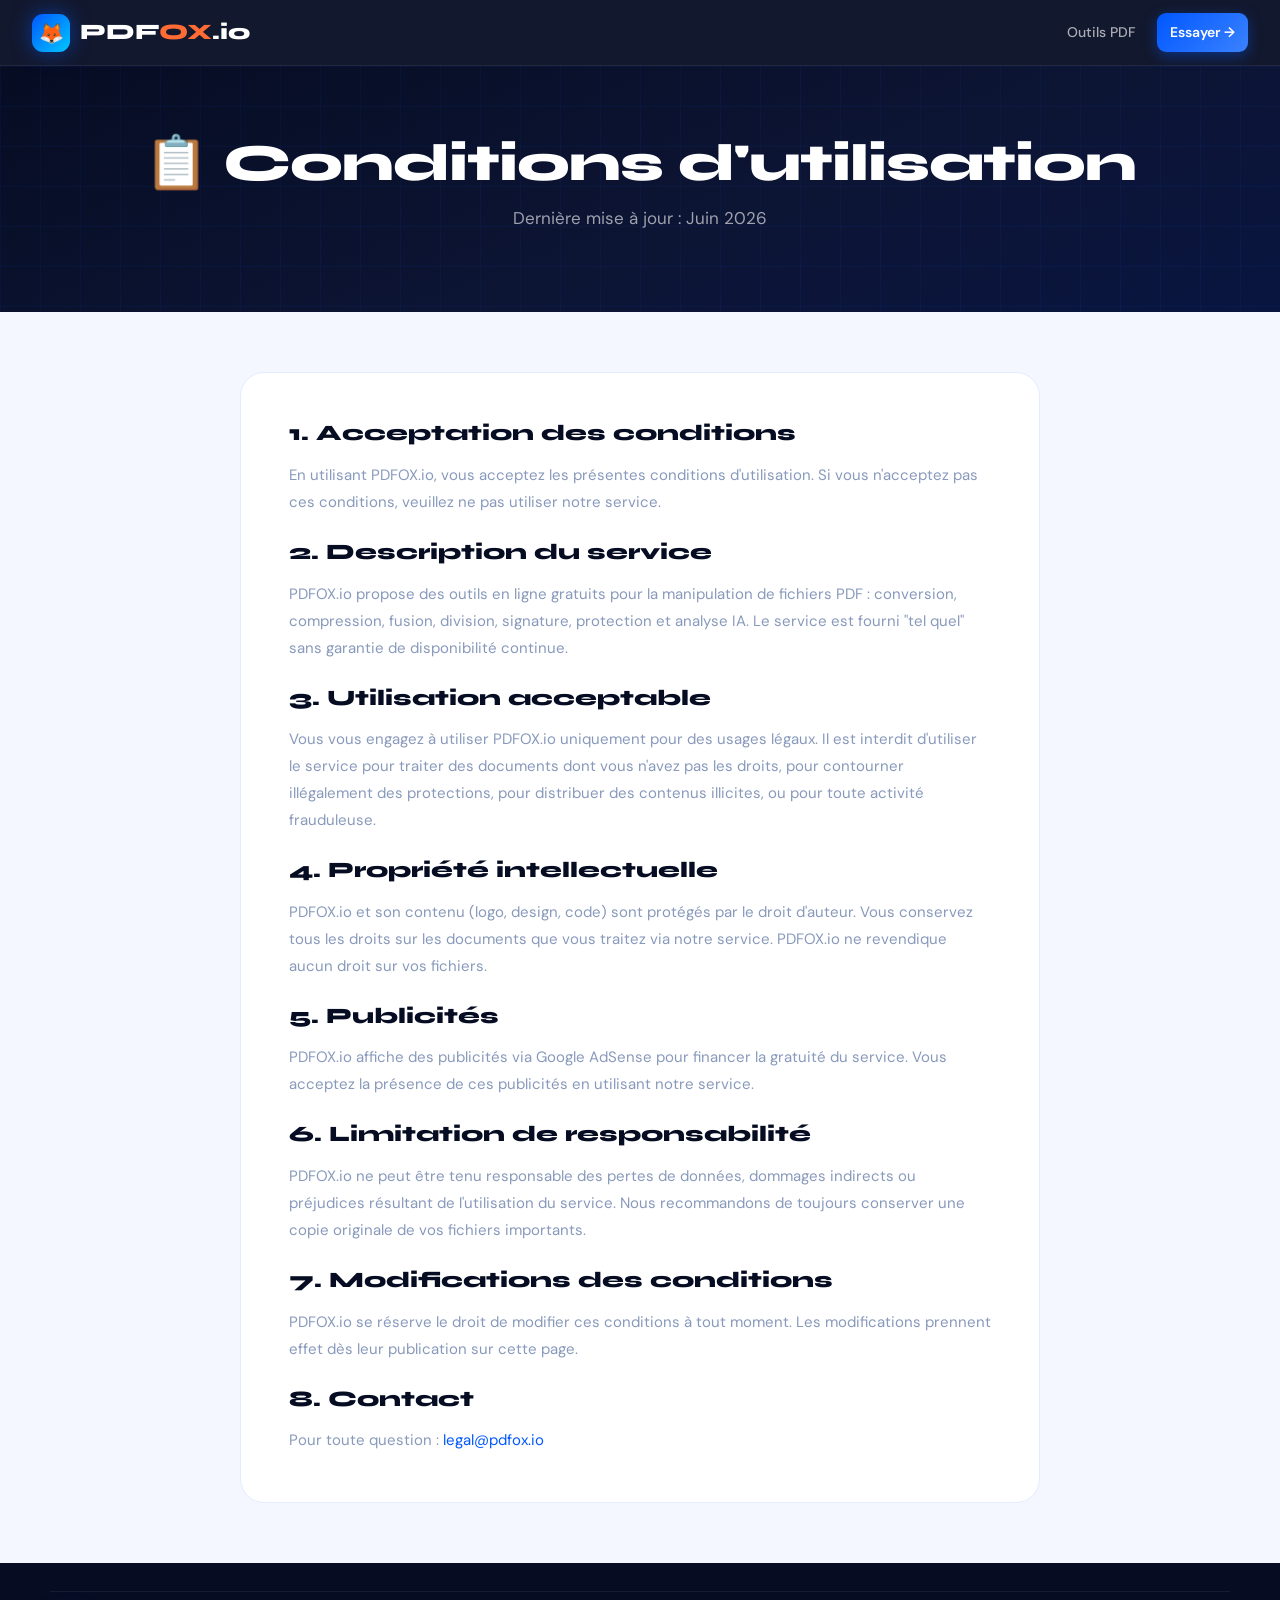
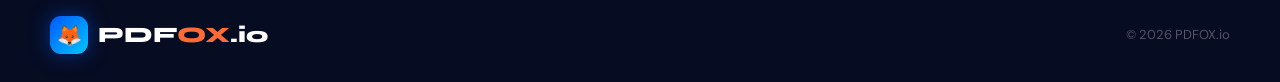
<file: pages/terms.html>
<!DOCTYPE html>
<html lang="fr">
<head>
  <meta charset="UTF-8"/><meta name="viewport" content="width=device-width,initial-scale=1.0"/>
  <title>Conditions d'utilisation — PDFOX.io</title>
  <meta name="description" content="Consultez les conditions générales d'utilisation des outils PDF et des fonctionnalités IA gratuites de PDFOX.io."/>
  <link rel="preconnect" href="https://fonts.googleapis.com"/>
  <link href="https://fonts.googleapis.com/css2?family=Syne:wght@700;800;900&family=DM+Sans:wght@300;400;500;600&display=swap" rel="stylesheet"/>
  <link rel="stylesheet" href="../css/style.css"/>
  <!-- Google tag (gtag.js) -->
  <script async src="https://www.googletagmanager.com/gtag/js?id=G-3P1MEN06PV"></script>
  <script>
    window.dataLayer = window.dataLayer || [];
    function gtag(){dataLayer.push(arguments);}
    gtag('js', new Date());
    gtag('config', 'G-3P1MEN06PV');
  </script>
</head>
<body>
<nav id="navbar">
  <a class="nav-logo" href="../index.html"><div class="logo-icon">🦊</div><span class="logo-text">PDF<span class="logo-accent">OX</span>.io</span></a>
  <ul class="nav-links" id="navLinks">
    <li><a href="../index.html#tools">Outils PDF</a></li>
    <li><a href="../index.html#tools" class="nav-cta">Essayer →</a></li>
  </ul>
  <button class="hamburger" id="hamburger" onclick="toggleMenu()"><span></span><span></span><span></span></button>
</nav>
<div class="p-hero">
  <h1>📋 Conditions d'utilisation</h1>
  <p>Dernière mise à jour : Juin 2026</p>
</div>
<section style="background:var(--off);padding:60px 24px">
  <div style="max-width:800px;margin:0 auto;background:#fff;border-radius:24px;padding:48px;border:1.5px solid var(--border);line-height:1.8;color:var(--gray);font-size:15px">
    <h2 style="font-family:'Syne',sans-serif;font-size:22px;color:var(--navy);margin:0 0 16px">1. Acceptation des conditions</h2>
    <p style="margin-bottom:24px">En utilisant PDFOX.io, vous acceptez les présentes conditions d'utilisation. Si vous n'acceptez pas ces conditions, veuillez ne pas utiliser notre service.</p>

    <h2 style="font-family:'Syne',sans-serif;font-size:22px;color:var(--navy);margin:0 0 16px">2. Description du service</h2>
    <p style="margin-bottom:24px">PDFOX.io propose des outils en ligne gratuits pour la manipulation de fichiers PDF : conversion, compression, fusion, division, signature, protection et analyse IA. Le service est fourni "tel quel" sans garantie de disponibilité continue.</p>

    <h2 style="font-family:'Syne',sans-serif;font-size:22px;color:var(--navy);margin:0 0 16px">3. Utilisation acceptable</h2>
    <p style="margin-bottom:24px">Vous vous engagez à utiliser PDFOX.io uniquement pour des usages légaux. Il est interdit d'utiliser le service pour traiter des documents dont vous n'avez pas les droits, pour contourner illégalement des protections, pour distribuer des contenus illicites, ou pour toute activité frauduleuse.</p>

    <h2 style="font-family:'Syne',sans-serif;font-size:22px;color:var(--navy);margin:0 0 16px">4. Propriété intellectuelle</h2>
    <p style="margin-bottom:24px">PDFOX.io et son contenu (logo, design, code) sont protégés par le droit d'auteur. Vous conservez tous les droits sur les documents que vous traitez via notre service. PDFOX.io ne revendique aucun droit sur vos fichiers.</p>

    <h2 style="font-family:'Syne',sans-serif;font-size:22px;color:var(--navy);margin:0 0 16px">5. Publicités</h2>
    <p style="margin-bottom:24px">PDFOX.io affiche des publicités via Google AdSense pour financer la gratuité du service. Vous acceptez la présence de ces publicités en utilisant notre service.</p>

    <h2 style="font-family:'Syne',sans-serif;font-size:22px;color:var(--navy);margin:0 0 16px">6. Limitation de responsabilité</h2>
    <p style="margin-bottom:24px">PDFOX.io ne peut être tenu responsable des pertes de données, dommages indirects ou préjudices résultant de l'utilisation du service. Nous recommandons de toujours conserver une copie originale de vos fichiers importants.</p>

    <h2 style="font-family:'Syne',sans-serif;font-size:22px;color:var(--navy);margin:0 0 16px">7. Modifications des conditions</h2>
    <p style="margin-bottom:24px">PDFOX.io se réserve le droit de modifier ces conditions à tout moment. Les modifications prennent effet dès leur publication sur cette page.</p>

    <h2 style="font-family:'Syne',sans-serif;font-size:22px;color:var(--navy);margin:0 0 16px">8. Contact</h2>
    <p>Pour toute question : <a href="mailto:legal@pdfox.io" style="color:var(--blue)">legal@pdfox.io</a></p>
  </div>
</section>
<footer style="background:var(--navy);padding:28px 24px">
  <div style="max-width:1180px;margin:0 auto;display:flex;justify-content:space-between;align-items:center;flex-wrap:wrap;gap:12px;border-top:1px solid rgba(255,255,255,.07);padding-top:24px">
    <a href="../index.html" class="nav-logo"><div class="logo-icon">🦊</div><span class="logo-text">PDF<span class="logo-accent">OX</span>.io</span></a>
    <span style="color:rgba(255,255,255,.3);font-size:13px">© 2026 PDFOX.io</span>
  </div>
</footer>
<script src="../js/main.js"></script>
</body>
</html>
</file>
<file: css/style.css>
/* ═══════════════════════════════════════════
   PDFOX.io — style.css — v1.0 — 2026
═══════════════════════════════════════════ */

/* ── VARIABLES ── */
:root{
  --blue:#0057FF; --blue2:#3B82FF; --blue3:#003FBB;
  --orange:#FF6B35; --gold:#FFD700;
  --navy:#060C22; --navy2:#0D1535;
  --off:#F4F7FF; --gray:#8899BB;
  --border:#E4ECFF; --white:#fff;
  --sh:0 4px 24px rgba(0,87,255,.10);
  --sh2:0 12px 40px rgba(0,87,255,.22);
  --r:18px; --r2:12px;
}

/* ── RESET ── */
*,*::before,*::after{box-sizing:border-box;margin:0;padding:0}
html{scroll-behavior:smooth}
body{font-family:'DM Sans',sans-serif;background:var(--off);color:var(--navy);overflow-x:hidden;line-height:1.6}
a{text-decoration:none}
ul{list-style:none}
img{max-width:100%;display:block}
button{cursor:pointer;font-family:'DM Sans',sans-serif}

/* ── ANIMATIONS ── */
@keyframes fadeUp{from{opacity:0;transform:translateY(30px)}to{opacity:1;transform:translateY(0)}}
@keyframes float{0%,100%{transform:translateY(0) rotate(0)}50%{transform:translateY(-12px) rotate(2deg)}}
@keyframes pulse{0%,100%{transform:scale(1);opacity:.7}50%{transform:scale(1.8);opacity:0}}
@keyframes bounce{0%,80%,100%{transform:scale(0)}40%{transform:scale(1)}}
@keyframes slideDown{from{opacity:0;transform:translateY(-10px)}to{opacity:1;transform:translateY(0)}}
@keyframes spin{to{transform:rotate(360deg)}}

.fade-up{opacity:0;animation:fadeUp .7s ease forwards}
.delay-1{animation-delay:.1s}
.delay-2{animation-delay:.2s}
.delay-3{animation-delay:.3s}
.delay-4{animation-delay:.4s}

/* ── NAVBAR ── */
#navbar{
  position:sticky;top:0;z-index:1000;
  background:rgba(6,12,34,.95);
  backdrop-filter:blur(20px);
  border-bottom:1px solid rgba(255,255,255,.07);
  padding:0 32px;
  display:flex;align-items:center;justify-content:space-between;
  height:66px;transition:background .3s;
}
.nav-logo{display:flex;align-items:center;gap:10px}
.logo-icon{
  width:38px;height:38px;
  background:linear-gradient(135deg,var(--blue),#00C6FF);
  border-radius:11px;display:flex;align-items:center;
  justify-content:center;font-size:20px;
  box-shadow:0 0 20px rgba(0,87,255,.5);
}
.logo-text{font-family:'Syne',sans-serif;font-weight:900;font-size:22px;color:#fff}
.logo-accent{color:var(--orange)}
.nav-links{display:flex;align-items:center;gap:2px}
.nav-links a{
  color:rgba(255,255,255,.65);font-size:14px;font-weight:500;
  padding:8px 13px;border-radius:9px;transition:all .2s;display:block;
}
.nav-links a:hover{color:#fff;background:rgba(255,255,255,.08)}
.nav-links .ai-link{color:var(--gold)!important;border:1px solid rgba(255,215,0,.3)}
.nav-links .ai-link:hover{background:rgba(255,215,0,.12)!important}
.nav-links .nav-cta{
  background:linear-gradient(135deg,var(--blue),var(--blue2))!important;
  color:#fff!important;font-weight:600!important;
  box-shadow:0 4px 14px rgba(0,87,255,.4);margin-left:6px;
}
.nav-links .nav-cta:hover{transform:translateY(-1px);box-shadow:0 6px 20px rgba(0,87,255,.5)!important}
.hamburger{
  display:none;flex-direction:column;gap:5px;
  background:none;border:none;padding:6px;
}
.hamburger span{width:24px;height:2px;background:#fff;border-radius:2px;transition:.3s;display:block}
.hamburger.open span:nth-child(1){transform:rotate(45deg) translate(5px,5px)}
.hamburger.open span:nth-child(2){opacity:0}
.hamburger.open span:nth-child(3){transform:rotate(-45deg) translate(5px,-5px)}

/* ── HERO ── */
.hero{
  position:relative;
  background:linear-gradient(160deg,var(--navy) 0%,var(--navy2) 55%,#091540 100%);
  padding:90px 24px 110px;overflow:hidden;
  display:flex;align-items:center;min-height:90vh;
}
.hero-content{position:relative;z-index:2;width:100%;text-align:center}
.hero-grid{
  position:absolute;inset:0;z-index:0;
  background-image:
    linear-gradient(rgba(0,87,255,.08) 1px,transparent 1px),
    linear-gradient(90deg,rgba(0,87,255,.08) 1px,transparent 1px);
  background-size:44px 44px;
}
.hero-glow{
  position:absolute;top:-120px;left:50%;transform:translateX(-50%);
  width:800px;height:800px;
  background:radial-gradient(ellipse,rgba(0,87,255,.22) 0%,transparent 65%);
  pointer-events:none;z-index:1;
}
.hero-particles{position:absolute;inset:0;pointer-events:none;z-index:1}
.particle{position:absolute;font-size:22px;opacity:.15;animation:float 4s ease-in-out infinite}

.hero-badge{
  display:inline-flex;align-items:center;gap:9px;
  background:rgba(255,215,0,.1);border:1px solid rgba(255,215,0,.3);
  border-radius:100px;padding:8px 18px;margin-bottom:32px;
  font-size:13px;font-weight:600;color:var(--gold);
}
.pulse-dot{
  width:8px;height:8px;background:var(--gold);border-radius:50%;
  position:relative;flex-shrink:0;
}
.pulse-dot::after{
  content:'';position:absolute;inset:-3px;
  background:var(--gold);border-radius:50%;
  animation:pulse 1.8s ease-out infinite;
}

h1{
  font-family:'Syne',sans-serif;
  font-size:clamp(38px,6.5vw,74px);
  font-weight:900;line-height:1.06;
  color:#fff;margin-bottom:22px;letter-spacing:-1px;
}
.gradient-blue{
  background:linear-gradient(135deg,#3B82FF,#00C6FF);
  -webkit-background-clip:text;-webkit-text-fill-color:transparent;background-clip:text;
}
.gradient-orange{
  background:linear-gradient(135deg,var(--orange),var(--gold));
  -webkit-background-clip:text;-webkit-text-fill-color:transparent;background-clip:text;
}
.hero-sub{
  font-size:clamp(16px,2vw,20px);color:rgba(255,255,255,.6);
  max-width:600px;margin:0 auto 44px;line-height:1.75;
}

.search-bar{
  display:flex;align-items:center;max-width:580px;margin:0 auto 52px;
  background:rgba(255,255,255,.08);border:1.5px solid rgba(255,255,255,.15);
  border-radius:16px;overflow:hidden;transition:border-color .3s,box-shadow .3s;
}
.search-bar:focus-within{border-color:var(--blue);box-shadow:0 0 0 4px rgba(0,87,255,.2)}
.search-ico{padding:0 14px;font-size:18px;flex-shrink:0}
.search-bar input{
  flex:1;background:none;border:none;outline:none;
  padding:16px 8px;color:#fff;font-size:15px;font-family:'DM Sans',sans-serif;
}
.search-bar input::placeholder{color:rgba(255,255,255,.35)}
.search-bar button{
  background:linear-gradient(135deg,var(--blue),var(--blue2));
  border:none;color:#fff;font-weight:600;font-size:14px;
  padding:12px 24px;margin:6px;border-radius:11px;transition:.2s;flex-shrink:0;
}
.search-bar button:hover{transform:scale(1.04)}

.hero-stats{display:flex;justify-content:center;align-items:center;gap:0;flex-wrap:wrap}
.stat{text-align:center;padding:0 24px}
.stat-num{font-family:'Syne',sans-serif;font-size:30px;font-weight:900;color:#fff;display:block}
.stat-lbl{font-size:13px;color:rgba(255,255,255,.45)}
.stat-sep{width:1px;height:36px;background:rgba(255,255,255,.15)}

/* ── ADSENSE ── */
.ad-bar{padding:8px 24px;border-bottom:1px solid var(--border);background:var(--off)}
/* Conteneur publicitaire : position:relative pour que .ad-fallback soit centré en absolu */
.ad-slot{
  background:rgba(0,87,255,.04);
  border:1.5px dashed rgba(0,87,255,.2);
  border-radius:var(--r2);
  position:relative;
  overflow:hidden;
  box-sizing:border-box;
  width:100%;
}
.ad-728{min-height:90px;max-width:728px;margin:0 auto}
.ad-336{min-height:250px;max-width:336px;margin:0 auto}
.ad-300{min-height:250px;max-width:300px;margin:0 auto}
/* Wrapper autonome pour les blocs publicitaires hors ad-bar */
.ad-wrap{margin:3rem auto;max-width:728px;width:100%;padding:0 16px;box-sizing:border-box}
/* Texte placeholder centré en absolu — à supprimer du HTML une fois les annonces actives */
.ad-fallback{
  position:absolute;top:50%;left:50%;
  transform:translate(-50%,-50%);
  color:inherit;font-size:12px;font-weight:500;
  white-space:nowrap;pointer-events:none;
  z-index:0;text-align:center;
  width:max-content;max-width:90%;
}

/* ── CONTAINER ── */
.container{max-width:1180px;margin:0 auto;padding:0 24px}
section{padding:88px 24px}

/* ── SEC HEADERS ── */
.sec-tag{
  display:inline-block;background:rgba(0,87,255,.08);color:var(--blue);
  border-radius:100px;padding:5px 14px;font-size:12px;font-weight:700;
  letter-spacing:1.5px;text-transform:uppercase;margin-bottom:14px;
}
.ai-sec-tag{background:rgba(255,215,0,.12)!important;color:var(--gold)!important}
h2{
  font-family:'Syne',sans-serif;font-size:clamp(28px,4vw,46px);
  font-weight:900;line-height:1.12;margin-bottom:14px;color:var(--navy);
}
.sec-sub{color:var(--gray);font-size:17px;line-height:1.65;max-width:560px}
.sec-header{margin-bottom:54px}

/* ── TOOLS ── */
.tools-sec{background:var(--off)}
.tool-filters{display:flex;gap:8px;flex-wrap:wrap;margin-bottom:32px}
.f-btn{
  padding:8px 18px;border-radius:100px;
  border:1.5px solid var(--border);background:#fff;
  font-size:13px;font-weight:600;color:var(--gray);transition:all .2s;
}
.f-btn:hover{border-color:var(--blue);color:var(--blue)}
.f-btn.active{background:var(--blue);border-color:var(--blue);color:#fff}

.tools-grid{
  display:grid;
  grid-template-columns:repeat(auto-fill,minmax(215px,1fr));
  gap:16px;
}
.tool-card{
  background:#fff;border:1.5px solid var(--border);
  border-radius:var(--r);padding:26px 22px 22px;
  transition:all .25s cubic-bezier(.4,0,.2,1);
  position:relative;overflow:hidden;display:block;color:inherit;
}
.tool-card::after{
  content:'';position:absolute;bottom:0;left:0;right:0;height:3px;
  background:linear-gradient(90deg,var(--blue),#00C6FF);
  transform:scaleX(0);transform-origin:left;transition:transform .3s;
}
.tool-card:hover{border-color:rgba(0,87,255,.3);transform:translateY(-5px);box-shadow:var(--sh2)}
.tool-card:hover::after{transform:scaleX(1)}
.tool-card:hover .t-ico{transform:scale(1.12) rotate(3deg)}
.tool-card:hover .t-arr{color:var(--blue);transform:translateX(4px)}
.t-ico{
  width:52px;height:52px;border-radius:15px;
  display:flex;align-items:center;justify-content:center;
  font-size:24px;margin-bottom:16px;transition:transform .25s;
}
.t-name{font-family:'Syne',sans-serif;font-size:14px;font-weight:800;margin-bottom:7px;padding-right:20px}
.t-desc{font-size:12px;color:var(--gray);line-height:1.55;padding-right:20px}
.t-arr{position:absolute;right:18px;top:26px;color:var(--border);font-size:16px;font-weight:700;transition:all .2s}
.t-new{
  position:absolute;top:12px;right:12px;
  background:linear-gradient(135deg,var(--orange),var(--gold));
  color:var(--navy);font-size:9px;font-weight:800;
  padding:2px 7px;border-radius:100px;letter-spacing:.5px;text-transform:uppercase;
}
/* Icon colors */
.ci-blue{background:rgba(0,87,255,.09)}
.ci-orange{background:rgba(255,107,53,.1)}
.ci-green{background:rgba(16,185,129,.1)}
.ci-purple{background:rgba(139,92,246,.1)}
.ci-pink{background:rgba(236,72,153,.1)}
.ci-teal{background:rgba(20,184,166,.1)}
.ci-yellow{background:rgba(245,158,11,.1)}
.ci-red{background:rgba(239,68,68,.1)}
.ci-indigo{background:rgba(99,102,241,.1)}

/* ── AI SECTION ── */
.ai-sec{
  background:linear-gradient(160deg,var(--navy) 0%,#0a1a4a 100%);
  position:relative;overflow:hidden;padding:88px 24px;
}
.ai-bg-glow{
  position:absolute;top:-200px;right:-200px;
  width:700px;height:700px;
  background:radial-gradient(ellipse,rgba(255,215,0,.07) 0%,transparent 60%);
  pointer-events:none;
}
.ai-inner{position:relative;z-index:1}
.ai-grid{display:grid;grid-template-columns:repeat(auto-fill,minmax(260px,1fr));gap:20px;margin-bottom:36px}
.ai-card{
  background:rgba(255,255,255,.05);border:1px solid rgba(255,255,255,.1);
  border-radius:22px;padding:32px 28px;
  display:flex;flex-direction:column;position:relative;
  color:#fff;transition:all .3s;
}
.ai-card:hover{transform:translateY(-7px);background:rgba(255,255,255,.09);border-color:rgba(255,215,0,.3)}
.ai-badge-tag{
  display:inline-flex;align-items:center;gap:5px;
  background:rgba(255,215,0,.12);color:var(--gold);
  border-radius:100px;padding:4px 11px;
  font-size:11px;font-weight:700;letter-spacing:1px;
  margin-bottom:20px;text-transform:uppercase;width:fit-content;
}
.ai-ico{font-size:38px;margin-bottom:16px}
.ai-card h3{font-family:'Syne',sans-serif;font-size:18px;font-weight:800;margin-bottom:10px}
.ai-card p{font-size:14px;color:rgba(255,255,255,.55);line-height:1.65;flex:1}
.ai-cta{display:inline-block;margin-top:18px;font-size:13px;font-weight:700;color:var(--gold);transition:transform .2s}
.ai-card:hover .ai-cta{transform:translateX(4px)}
.powered-by{text-align:center;color:rgba(255,255,255,.35);font-size:13px;padding-top:8px}
.powered-by strong{color:rgba(255,255,255,.6)}

/* ── HOW ── */
.how-sec{background:#fff}
.steps-row{
  display:grid;grid-template-columns:1fr auto 1fr auto 1fr;
  gap:24px;align-items:center;
}
.step{text-align:center}
.step-num{
  width:68px;height:68px;border-radius:20px;
  display:flex;align-items:center;justify-content:center;
  font-family:'Syne',sans-serif;font-size:28px;font-weight:900;
  color:#fff;margin:0 auto 22px;animation:float 3s ease-in-out infinite;
}
.step:nth-child(3) .step-num{animation-delay:.4s}
.step:nth-child(5) .step-num{animation-delay:.8s}
.step h3{font-family:'Syne',sans-serif;font-size:17px;font-weight:800;margin-bottom:8px}
.step p{color:var(--gray);font-size:14px;line-height:1.65;max-width:220px;margin:0 auto}
.step-arrow{font-size:24px;color:var(--border);font-weight:700;text-align:center}

/* ── WHY ── */
.why-sec{background:var(--off)}
.feat-grid{display:grid;grid-template-columns:repeat(auto-fill,minmax(280px,1fr));gap:22px}
.feat-card{
  background:#fff;border-radius:20px;padding:32px 28px;
  border:1.5px solid var(--border);transition:all .3s;
}
.feat-card:hover{transform:translateY(-4px);box-shadow:var(--sh2);border-color:var(--blue)}
.feat-ico{
  width:56px;height:56px;border-radius:16px;
  display:flex;align-items:center;justify-content:center;
  font-size:26px;margin-bottom:20px;
}
.feat-card h3{font-family:'Syne',sans-serif;font-size:17px;font-weight:800;margin-bottom:10px}
.feat-card p{color:var(--gray);font-size:14px;line-height:1.65}

/* ── TESTI ── */
.testi-sec{background:#fff}
.testi-grid{display:grid;grid-template-columns:repeat(auto-fill,minmax(300px,1fr));gap:24px}
.testi-card{
  background:var(--off);border-radius:22px;padding:32px 28px;
  border:1.5px solid var(--border);position:relative;transition:all .3s;
}
.testi-card:hover{transform:translateY(-4px);box-shadow:var(--sh2)}
.testi-quote{
  position:absolute;top:16px;right:22px;font-size:90px;
  color:rgba(0,87,255,.07);font-family:'Syne',sans-serif;line-height:1;pointer-events:none;
}
.stars{color:var(--gold);font-size:16px;margin-bottom:14px;letter-spacing:3px}
.testi-txt{color:var(--navy);font-size:15px;line-height:1.7;margin-bottom:22px;font-style:italic}
.testi-author{display:flex;align-items:center;gap:12px}
.testi-av{
  width:46px;height:46px;border-radius:50%;flex-shrink:0;
  display:flex;align-items:center;justify-content:center;
  font-size:18px;font-weight:900;color:#fff;font-family:'Syne',sans-serif;
}
.testi-name{font-weight:700;font-size:14px;color:var(--navy)}
.testi-role{font-size:12px;color:var(--gray);margin-top:2px}

/* ── TRUST BAR ── */
.trust-bar{
  background:linear-gradient(135deg,var(--blue3),var(--blue));
  padding:22px 32px;
  display:flex;justify-content:center;align-items:center;
  gap:20px;flex-wrap:wrap;
}
.trust-item{display:flex;align-items:center;gap:8px;color:#fff;font-size:14px;font-weight:600}
.trust-sep{color:rgba(255,255,255,.3);font-size:20px}

/* ── CTA ── */
.cta-sec{
  background:linear-gradient(145deg,var(--navy) 0%,#0d1f5c 100%);
  padding:100px 24px;position:relative;overflow:hidden;
}
.cta-glow{
  position:absolute;top:-200px;left:50%;transform:translateX(-50%);
  width:900px;height:600px;
  background:radial-gradient(ellipse,rgba(0,87,255,.2) 0%,transparent 60%);
  pointer-events:none;
}
.cta-sec p{color:rgba(255,255,255,.55);max-width:480px;margin:0 auto 36px;font-size:17px;line-height:1.65}
.btn-primary{
  display:inline-flex;align-items:center;gap:8px;
  background:linear-gradient(135deg,var(--orange),var(--gold));
  color:var(--navy);font-family:'Syne',sans-serif;
  font-weight:800;font-size:16px;
  padding:17px 38px;border-radius:15px;border:none;
  box-shadow:0 8px 30px rgba(255,107,53,.4);transition:all .25s;
}
.btn-primary:hover{transform:translateY(-3px);box-shadow:0 14px 40px rgba(255,107,53,.5)}

/* ── FOOTER ── */
footer{background:var(--navy);padding:64px 24px 28px}
.footer-wrap{max-width:1180px;margin:0 auto}
.footer-grid{display:grid;grid-template-columns:2fr 1fr 1fr 1fr;gap:48px;margin-bottom:48px}
.footer-brand p{font-size:13px;line-height:1.7;color:rgba(255,255,255,.4);max-width:280px;margin:10px 0 20px}
.footer-socials{display:flex;gap:10px}
.footer-socials a{
  width:36px;height:36px;background:rgba(255,255,255,.08);
  border-radius:9px;display:flex;align-items:center;justify-content:center;
  font-size:16px;transition:background .2s;
}
.footer-socials a:hover{background:rgba(255,255,255,.16)}
.footer-col h4{
  font-family:'Syne',sans-serif;font-weight:800;
  color:#fff;font-size:12px;letter-spacing:.5px;
  margin-bottom:14px;text-transform:uppercase;
}
.footer-col a{
  display:block;color:rgba(255,255,255,.42);font-size:13px;
  padding:4px 0;transition:color .2s;
}
.footer-col a:hover{color:#fff}
.lang-sel{
  background:rgba(255,255,255,.08);border:1px solid rgba(255,255,255,.15);
  color:#fff;padding:8px 12px;border-radius:8px;
  font-family:'DM Sans',sans-serif;cursor:pointer;outline:none;font-size:14px;
}
.footer-bottom{
  border-top:1px solid rgba(255,255,255,.07);padding-top:24px;
  display:flex;justify-content:space-between;align-items:center;
  flex-wrap:wrap;gap:12px;font-size:13px;color:rgba(255,255,255,.3);
}
.footer-links{display:flex;gap:20px}
.footer-links a{color:rgba(255,255,255,.35);transition:color .2s}
.footer-links a:hover{color:#fff}

/* ── COOKIE ── */
.cookie{
  position:fixed;bottom:20px;left:50%;transform:translateX(-50%);
  background:var(--navy2);border:1px solid rgba(255,255,255,.12);
  border-radius:18px;padding:18px 22px;
  display:flex;align-items:center;gap:14px;
  max-width:700px;width:calc(100% - 40px);
  z-index:9999;box-shadow:0 12px 48px rgba(0,0,0,.5);
  animation:slideDown .4s ease both;
}
.cookie-ico{font-size:28px;flex-shrink:0}
.cookie p{color:rgba(255,255,255,.7);font-size:13px;line-height:1.5;flex:1}
.cookie p a{color:var(--blue2)}
.cookie-btns{display:flex;gap:8px;flex-shrink:0}
.cookie-btns button{
  background:var(--blue);color:#fff;border:none;
  padding:9px 18px;border-radius:9px;font-weight:600;font-size:13px;transition:.2s;
}
.cookie-btns button:hover{background:var(--blue2)}
.cookie-ref{background:rgba(255,255,255,.08)!important;color:rgba(255,255,255,.6)!important}
.cookie-ref:hover{color:#fff!important;background:rgba(255,255,255,.14)!important}

/* ═══════════════════════════
   PAGES INTERNES
═══════════════════════════ */

/* ── PAGE HERO ── */
.p-hero{
  background:linear-gradient(160deg,var(--navy) 0%,var(--navy2) 60%,#091540 100%);
  padding:70px 24px 80px;text-align:center;position:relative;overflow:hidden;
}
.p-hero::before{
  content:'';position:absolute;inset:0;
  background-image:linear-gradient(rgba(0,87,255,.07) 1px,transparent 1px),
    linear-gradient(90deg,rgba(0,87,255,.07) 1px,transparent 1px);
  background-size:40px 40px;
}
.p-hero h1{
  font-family:'Syne',sans-serif;font-size:clamp(28px,5vw,52px);
  font-weight:900;color:#fff;margin-bottom:14px;position:relative;
}
.p-hero p{color:rgba(255,255,255,.6);font-size:17px;max-width:520px;margin:0 auto;position:relative}

/* ── UPLOAD ── */
.upload-wrap{padding:0 24px 70px}
.upload-zone{
  max-width:620px;margin:-44px auto 0;
  background:#fff;border-radius:26px;padding:48px 36px;text-align:center;
  box-shadow:0 24px 72px rgba(0,87,255,.16);position:relative;z-index:2;
  border:2px dashed var(--border);transition:border-color .3s,background .3s;
}
.upload-zone.dragover{border-color:var(--blue);background:rgba(0,87,255,.03)}
.u-ico{font-size:56px;margin-bottom:18px;display:block}
.upload-zone h3{font-family:'Syne',sans-serif;font-size:20px;font-weight:800;margin-bottom:8px}
.upload-zone>p{color:var(--gray);font-size:14px;margin-bottom:26px}
.u-btn{
  background:linear-gradient(135deg,var(--blue),var(--blue2));
  color:#fff;border:none;padding:14px 32px;
  border-radius:13px;font-family:'Syne',sans-serif;
  font-weight:700;font-size:15px;transition:all .2s;
  display:inline-flex;align-items:center;gap:8px;
}
.u-btn:hover{transform:translateY(-2px);box-shadow:0 8px 26px rgba(0,87,255,.4)}
.u-input{display:none}
.u-info{
  margin-top:16px;font-size:13px;color:var(--gray);display:none;
  padding:10px 16px;background:var(--off);border-radius:10px;
}
.u-options{margin-top:16px}
.u-options label{display:block;font-size:13px;font-weight:700;color:var(--navy);margin-bottom:8px;text-align:left}
.u-options input[type=text],.u-options select{
  width:100%;padding:10px 14px;border:1.5px solid var(--border);
  border-radius:10px;font-size:14px;outline:none;font-family:'DM Sans',sans-serif;
  background:var(--off);transition:.2s;
}
.u-options input[type=text]:focus,.u-options select:focus{border-color:var(--blue);background:#fff}
.u-options .radio-row{display:flex;gap:16px;flex-wrap:wrap}
.u-options .radio-row label{font-weight:400;display:flex;align-items:center;gap:6px;cursor:pointer}

.prog-bar{width:100%;height:6px;background:var(--border);border-radius:3px;margin:18px 0;display:none;overflow:hidden}
.prog-fill{height:100%;background:linear-gradient(90deg,var(--blue),#00C6FF);border-radius:3px;width:0%;transition:width .3s}

.proc-btn{
  background:linear-gradient(135deg,var(--blue),var(--blue2));
  color:#fff;border:none;padding:15px 32px;border-radius:13px;
  font-family:'Syne',sans-serif;font-weight:700;font-size:15px;
  transition:all .2s;width:100%;margin-top:16px;display:none;
}
.proc-btn:hover:not(:disabled){transform:translateY(-2px);box-shadow:0 8px 26px rgba(0,87,255,.4)}
.proc-btn:disabled{opacity:.6;cursor:not-allowed}

.dl-btn{
  background:linear-gradient(135deg,#10B981,#059669);
  color:#fff;border:none;padding:15px 32px;border-radius:13px;
  font-family:'Syne',sans-serif;font-weight:700;font-size:15px;
  transition:all .2s;width:100%;margin-top:16px;display:none;
}
.dl-btn:hover{transform:translateY(-2px);box-shadow:0 8px 26px rgba(16,185,129,.4)}

.trust-bdg{display:flex;justify-content:center;gap:20px;margin-top:22px;flex-wrap:wrap}
.trust-bdg span{display:flex;align-items:center;gap:6px;font-size:12px;color:var(--gray)}

/* ── FAQ ── */
.faq-wrap{max-width:680px;margin:48px auto 0}
.faq-wrap h2{font-family:'Syne',sans-serif;font-size:22px;font-weight:900;margin-bottom:22px}
.faq-item{background:#fff;border-radius:14px;border:1.5px solid var(--border);overflow:hidden;margin-bottom:10px}
.faq-q{
  padding:18px 22px;cursor:pointer;
  display:flex;justify-content:space-between;align-items:center;
  font-weight:700;font-size:14px;color:var(--navy);
  transition:background .2s;background:none;border:none;width:100%;text-align:left;
}
.faq-q:hover{background:var(--off)}
.faq-arr{transition:transform .3s;font-size:12px;color:var(--gray);flex-shrink:0;margin-left:12px}
.faq-q.open .faq-arr{transform:rotate(180deg)}
.faq-a{max-height:0;overflow:hidden;transition:max-height .35s ease}
.faq-a.open{max-height:300px}
.faq-a-in{padding:0 22px 18px;font-size:14px;color:var(--gray);line-height:1.7}

/* ── AI PAGES ── */
.ai-page-bg{background:linear-gradient(160deg,var(--navy) 0%,#0a1a4a 100%);min-height:100vh}
.ai-page-main{padding:0 24px 80px}
.ai-page-wrap{max-width:760px;margin:0 auto}
.ai-main-card{
  background:rgba(255,255,255,.06);border:1px solid rgba(255,255,255,.12);
  border-radius:26px;padding:40px 38px;margin-top:-40px;position:relative;z-index:2;
}
.ai-upload-zone{
  border:2px dashed rgba(255,255,255,.2);border-radius:18px;
  padding:40px 24px;text-align:center;cursor:pointer;transition:all .3s;
}
.ai-upload-zone:hover,.ai-upload-zone.dragover{border-color:var(--gold);background:rgba(255,215,0,.04)}
.ai-upload-zone .ico{font-size:50px;display:block;margin-bottom:14px}
.ai-upload-zone h3{font-family:'Syne',sans-serif;font-weight:800;font-size:19px;color:#fff;margin-bottom:8px}
.ai-upload-zone p{color:rgba(255,255,255,.45);font-size:14px}
.ai-file-info{
  background:rgba(255,215,0,.08);border:1px solid rgba(255,215,0,.2);
  border-radius:10px;padding:10px 16px;margin-top:14px;
  color:var(--gold);font-size:13px;display:none;text-align:center;
}
.ai-act-btn{
  background:linear-gradient(135deg,var(--gold),var(--orange));
  color:var(--navy);border:none;padding:15px 32px;border-radius:14px;
  font-family:'Syne',sans-serif;font-weight:800;font-size:15px;
  transition:all .2s;width:100%;margin-top:20px;display:none;
}
.ai-act-btn:hover:not(:disabled){transform:translateY(-2px);box-shadow:0 8px 26px rgba(255,215,0,.35)}
.ai-act-btn:disabled{opacity:.6;cursor:not-allowed}

.ai-loader{display:none;text-align:center;padding:28px}
.ai-dots span{
  display:inline-block;width:9px;height:9px;border-radius:50%;
  background:var(--gold);margin:0 4px;animation:bounce .9s ease-in-out infinite;
}
.ai-dots span:nth-child(2){animation-delay:.15s}
.ai-dots span:nth-child(3){animation-delay:.3s}
.ai-loader p{margin-top:12px;font-size:14px;color:rgba(255,255,255,.6)}

.ai-result{
  display:none;margin-top:28px;
  background:rgba(255,255,255,.05);border:1px solid rgba(255,255,255,.1);
  border-radius:18px;padding:28px;
}
.ai-result h3{font-family:'Syne',sans-serif;color:var(--gold);font-size:16px;margin-bottom:18px}
.r-item{
  background:rgba(255,255,255,.07);border-radius:12px;
  padding:14px 18px;margin-bottom:10px;color:#fff;font-size:14px;line-height:1.65;
}
.r-item strong{color:var(--gold)}
.r-item ul{margin-top:8px;padding-left:20px}
.r-item li{margin-bottom:5px}

.usage-txt{text-align:center;font-size:12px;color:rgba(255,255,255,.3);margin-top:14px}
.rst-btn{
  background:rgba(255,255,255,.08);color:#fff;border:none;
  padding:10px 20px;border-radius:10px;margin-top:18px;font-size:13px;transition:.2s;
}
.rst-btn:hover{background:rgba(255,255,255,.15)}

/* ── CHAT ── */
.chat-msgs{
  height:380px;overflow-y:auto;
  background:rgba(0,0,0,.2);border-radius:14px;
  padding:16px;margin:20px 0;
  display:flex;flex-direction:column;gap:12px;
}
.chat-msgs::-webkit-scrollbar{width:4px}
.chat-msgs::-webkit-scrollbar-thumb{background:rgba(255,255,255,.2);border-radius:2px}
.msg{max-width:80%;padding:12px 16px;border-radius:14px;font-size:14px;line-height:1.6}
.msg-user{background:var(--blue);color:#fff;align-self:flex-end;border-radius:14px 14px 4px 14px}
.msg-ai{background:rgba(255,255,255,.1);color:#fff;align-self:flex-start;border-radius:14px 14px 14px 4px}
.msg-ai strong{color:var(--gold);font-size:11px;display:block;margin-bottom:4px}
.chat-bar{display:flex;gap:10px}
.chat-bar input{
  flex:1;background:rgba(255,255,255,.08);border:1px solid rgba(255,255,255,.15);
  border-radius:12px;padding:13px 16px;color:#fff;
  font-family:'DM Sans',sans-serif;font-size:14px;outline:none;transition:.2s;
}
.chat-bar input:focus{border-color:var(--gold);background:rgba(255,255,255,.12)}
.chat-bar input::placeholder{color:rgba(255,255,255,.3)}
.chat-send{
  background:linear-gradient(135deg,var(--gold),var(--orange));
  color:var(--navy);border:none;padding:13px 20px;
  border-radius:12px;font-weight:700;font-size:15px;transition:.2s;
}
.chat-send:hover{transform:scale(1.05)}

/* ── CONTACT FORM ── */
.form-group{margin-bottom:20px}
.form-row{display:grid;grid-template-columns:1fr 1fr;gap:16px}
label{display:block;font-size:13px;font-weight:600;color:var(--navy);margin-bottom:7px}
input[type=text],input[type=email],input[type=password],select,textarea{
  width:100%;padding:13px 16px;border:1.5px solid var(--border);
  border-radius:var(--r2);font-family:'DM Sans',sans-serif;font-size:14px;
  color:var(--navy);background:var(--off);outline:none;transition:border-color .2s,box-shadow .2s;
}
input[type=text]:focus,input[type=email]:focus,input[type=password]:focus,select:focus,textarea:focus{
  border-color:var(--blue);background:#fff;box-shadow:0 0 0 4px rgba(0,87,255,.1);
}
textarea{resize:vertical;min-height:140px}

/* ── BLOG ── */
.articles-grid{display:grid;grid-template-columns:repeat(auto-fill,minmax(320px,1fr));gap:24px}
.art-card{
  background:#fff;border-radius:20px;border:1.5px solid var(--border);overflow:hidden;
  display:flex;flex-direction:column;transition:all .25s;
}
.art-card:hover{transform:translateY(-5px);box-shadow:var(--sh2);border-color:var(--blue)}
.art-thumb{height:160px;display:flex;align-items:center;justify-content:center;font-size:60px}
.art-body{padding:24px;flex:1;display:flex;flex-direction:column}
.art-cat{
  background:rgba(0,87,255,.08);color:var(--blue);
  border-radius:100px;padding:3px 10px;font-size:11px;font-weight:700;
  text-transform:uppercase;letter-spacing:1px;display:inline-block;margin-bottom:10px;
}
.art-card h2{font-family:'Syne',sans-serif;font-size:17px;font-weight:800;line-height:1.35;margin-bottom:10px}
.art-card p{font-size:13px;color:var(--gray);line-height:1.6;flex:1}
.art-footer{
  display:flex;align-items:center;justify-content:space-between;
  margin-top:16px;padding-top:14px;border-top:1px solid var(--border);
}
.art-more{font-size:13px;font-weight:700;color:var(--blue)}

/* ── RESPONSIVE ── */
@media(max-width:1024px){
  .footer-grid{grid-template-columns:1fr 1fr;gap:32px}
}
@media(max-width:900px){
  .nav-links{
    display:none;position:fixed;top:66px;left:0;right:0;bottom:0;
    background:rgba(6,12,34,.98);flex-direction:column;
    padding:24px;gap:4px;overflow-y:auto;z-index:999;
  }
  .nav-links.open{display:flex;animation:slideDown .3s ease both}
  .nav-links a{font-size:16px;padding:14px 18px;border-radius:12px}
  .hamburger{display:flex}
  .steps-row{grid-template-columns:1fr;gap:28px}
  .step-arrow{display:none}
  .trust-bar{flex-wrap:wrap;gap:10px}
  .trust-sep{display:none}
  .form-row{grid-template-columns:1fr}
}
@media(max-width:768px){
  .footer-grid{grid-template-columns:1fr}
  .hero{min-height:auto;padding:70px 20px 80px}
  .hero-stats{gap:0}
  .stat{padding:0 14px}
  .stat-sep{display:none}
  .upload-zone{padding:32px 20px}
  .ai-main-card{padding:28px 20px}
}
@media(max-width:480px){
  section{padding:60px 16px}
  .tools-grid{grid-template-columns:1fr 1fr}
  .trust-bar{flex-direction:column;align-items:flex-start;padding:20px 24px;gap:10px}
  .footer-bottom{flex-direction:column;text-align:center}
  .footer-links{justify-content:center}
  .cookie{flex-wrap:wrap}
  .cookie-ico{display:none}
  .cookie-btns{width:100%}
  .cookie-btns button{flex:1;text-align:center}
}
/* ── ADSENSE RESPONSIVE ── */
@media(max-width:768px){
  .ad-728{min-height:60px}
  .ad-wrap{padding:0 12px;margin:2rem auto}
}
@media(max-width:480px){
  /* Empêche tout débordement horizontal sur mobile */
  .ad-slot,.ad-728,.ad-336,.ad-300{
    max-width:100%;overflow:hidden;
  }
  .ad-728{min-height:50px}
  .ad-336,.ad-300{min-height:200px;max-width:100%}
  .ad-bar{padding:6px 12px}
}
</file>
